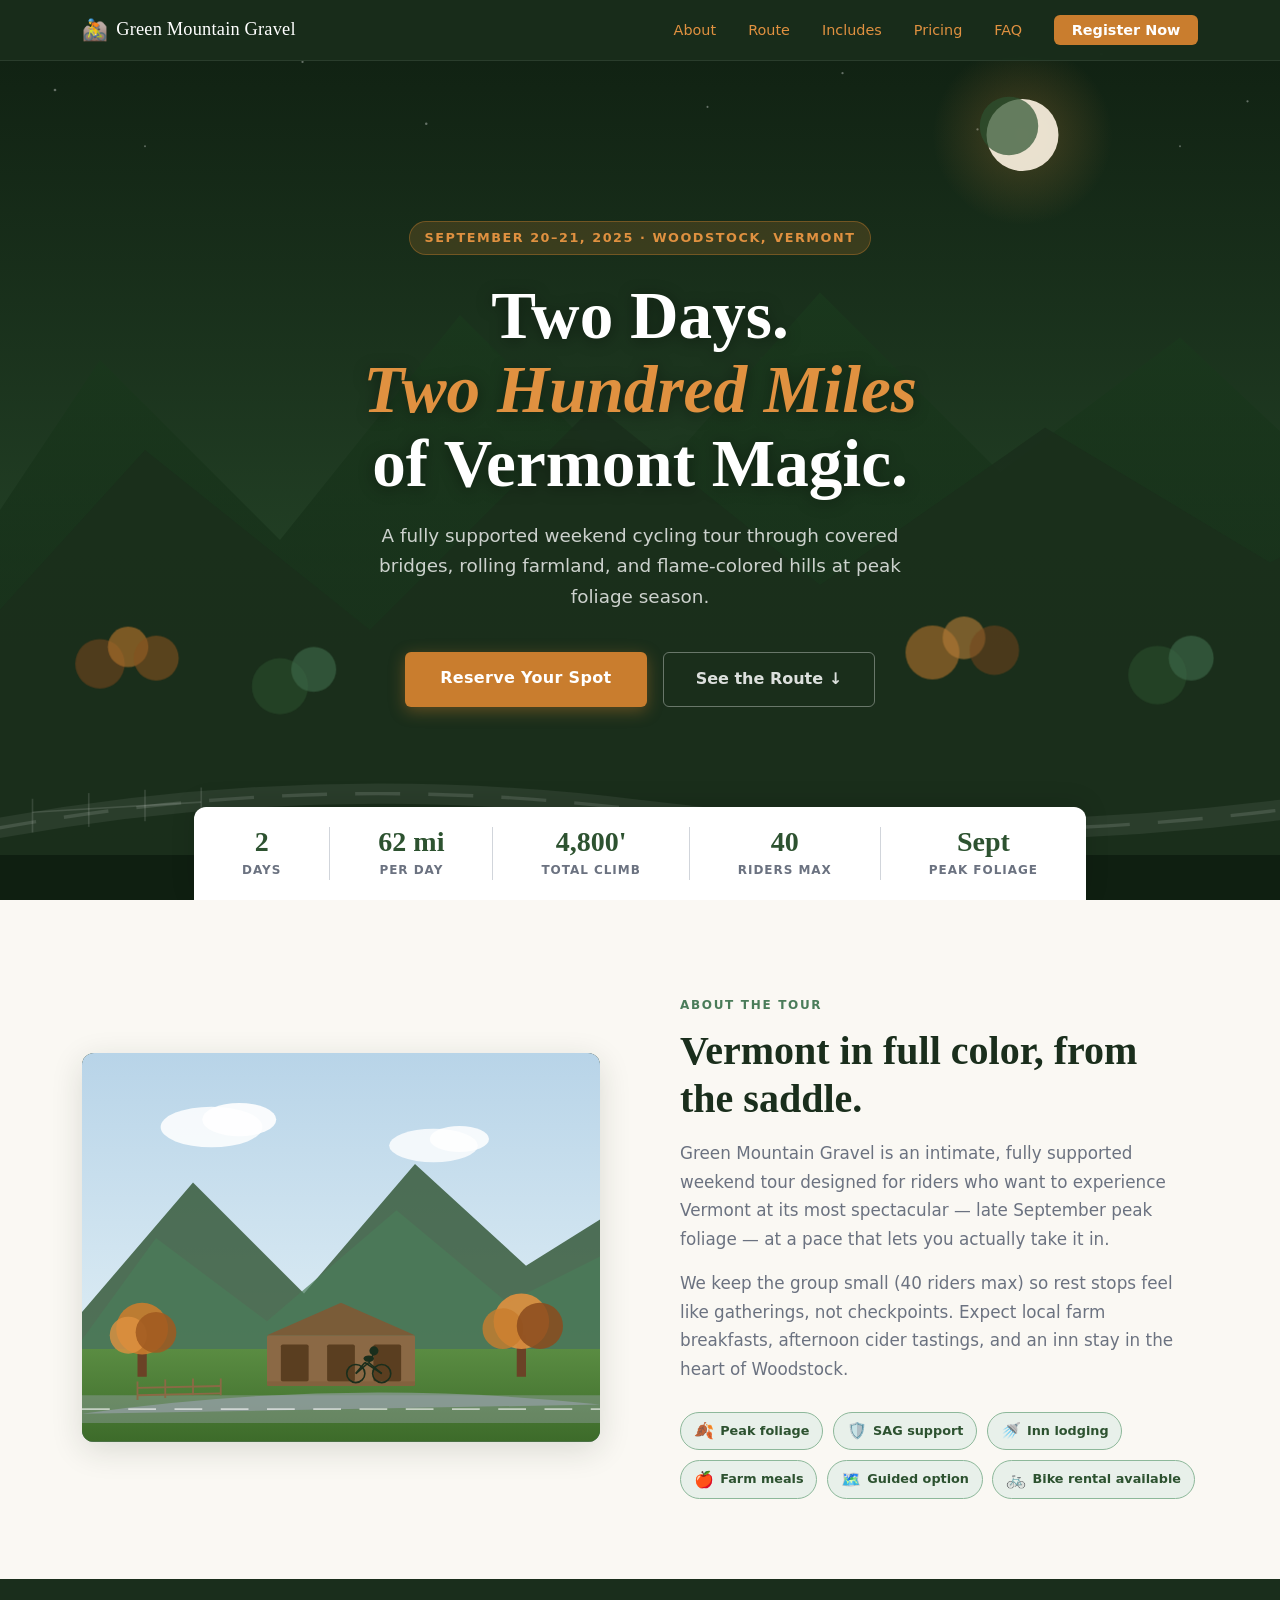
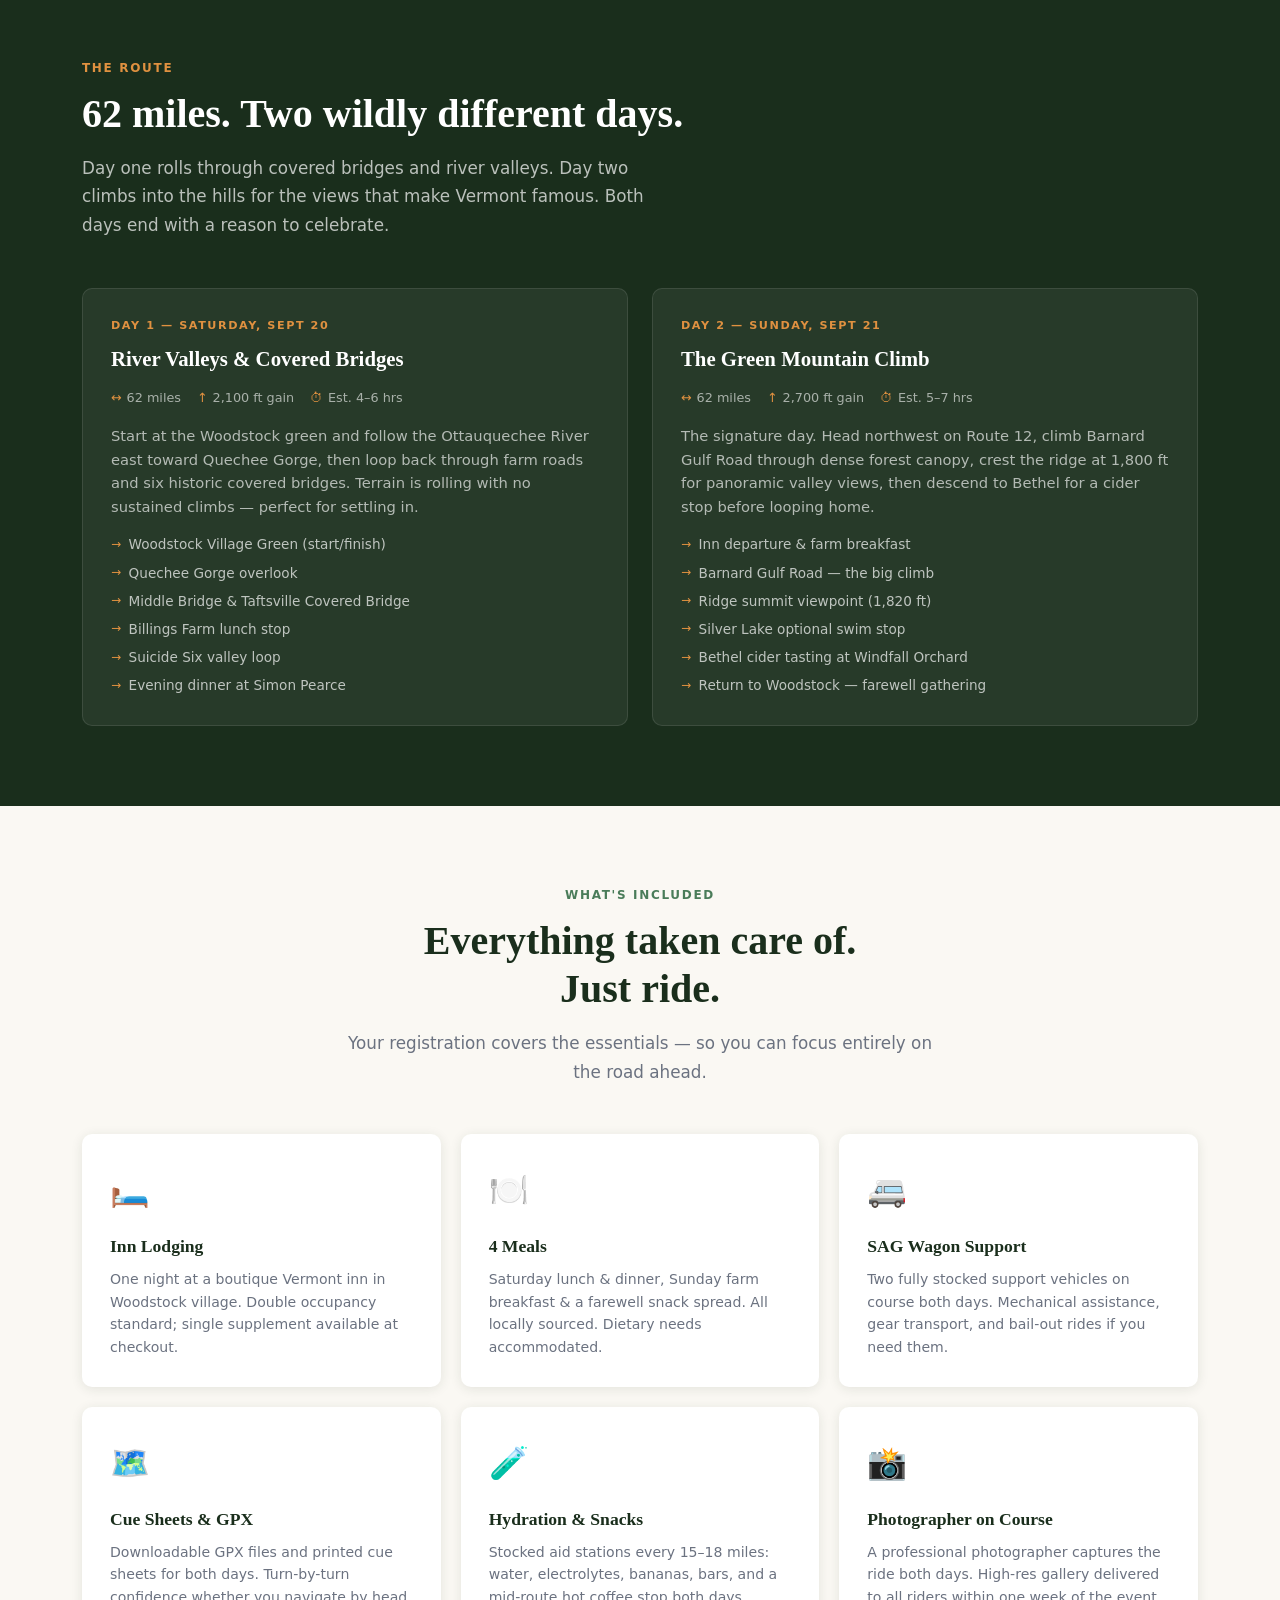
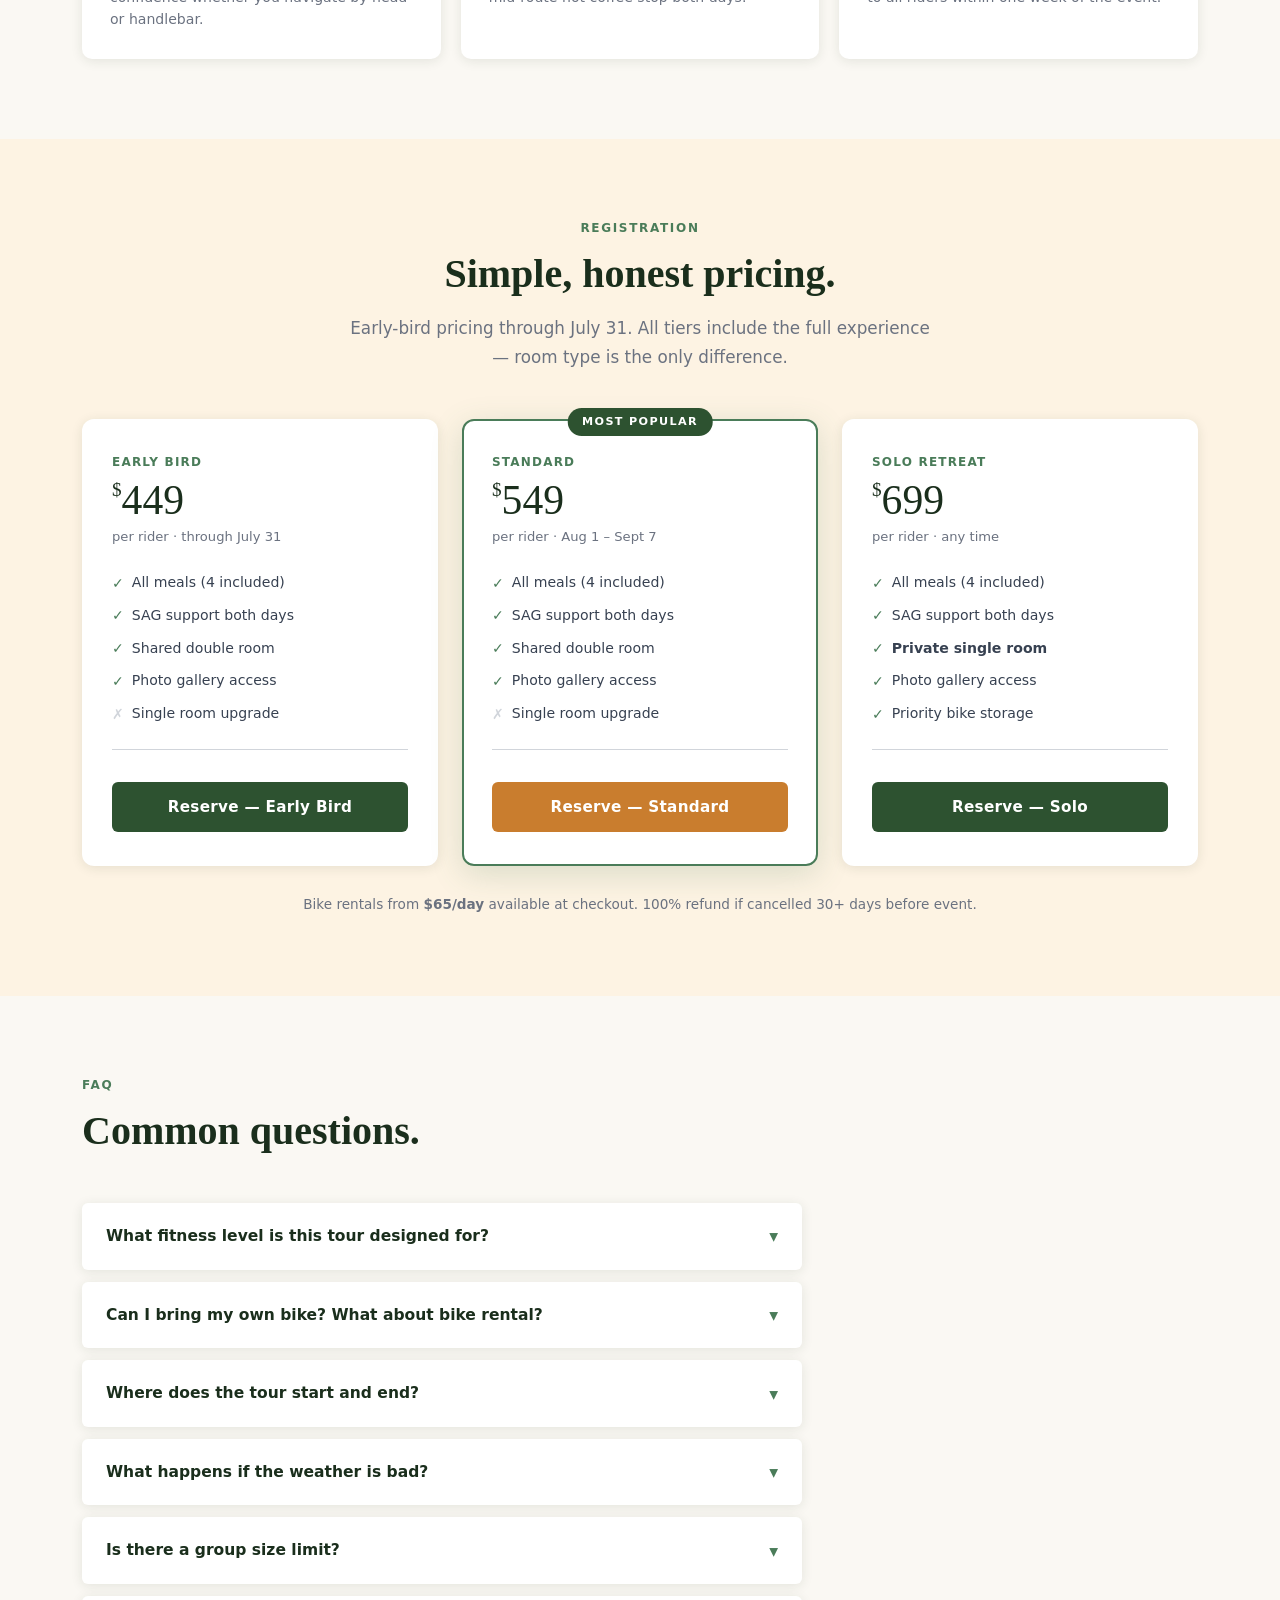
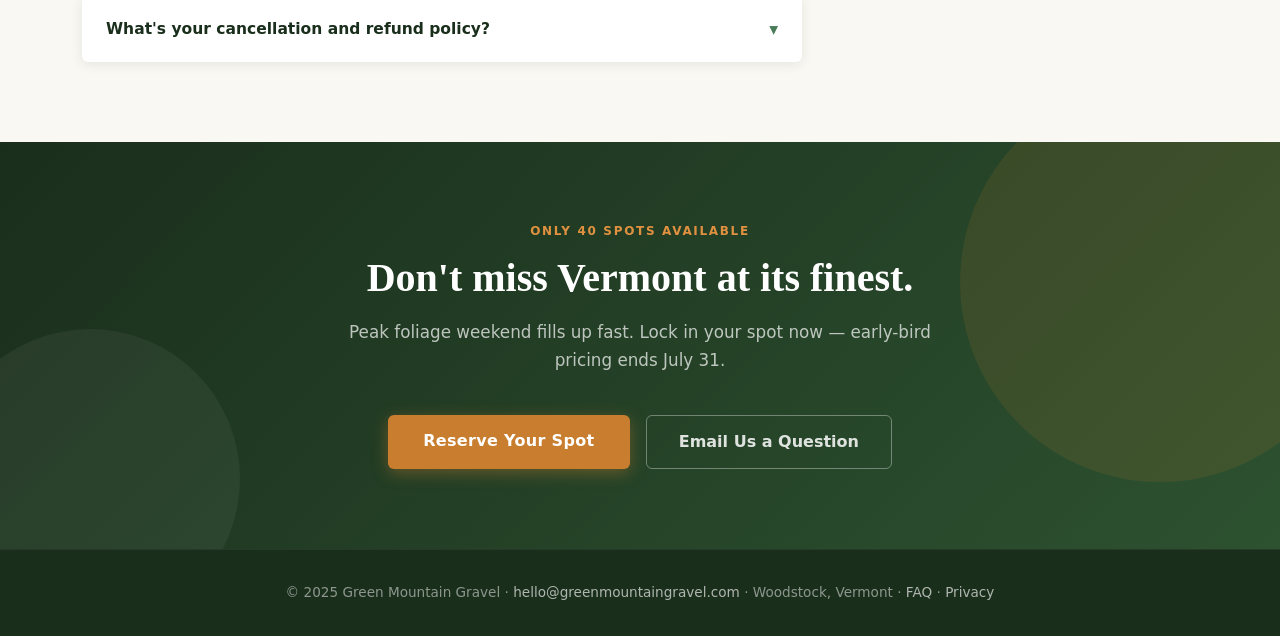
<file: src/design_gan/demo_assets/iter_1.html>
<!DOCTYPE html>
<html lang="en">
<head>
  <meta charset="UTF-8" />
  <meta name="viewport" content="width=device-width, initial-scale=1.0" />
  <title>Green Mountain Gravel — Vermont Weekend Cycling Tour</title>
  <style>
    /* ── Reset & Base ── */
    *, *::before, *::after { box-sizing: border-box; margin: 0; padding: 0; }
    :root {
      --green-900: #1a2e1c;
      --green-700: #2d5230;
      --green-500: #4a7c59;
      --green-300: #8db89a;
      --green-100: #e8f0ea;
      --amber-500: #c97d2e;
      --amber-400: #e09140;
      --amber-100: #fdf3e3;
      --cream:     #faf8f3;
      --slate-700: #374151;
      --slate-500: #6b7280;
      --slate-300: #d1d5db;
      --white:     #ffffff;

      --font-display: Georgia, 'Times New Roman', serif;
      --font-body: system-ui, -apple-system, 'Segoe UI', sans-serif;

      --radius: 6px;
      --shadow-card: 0 2px 12px rgba(26,46,28,.10);
      --shadow-lg:   0 8px 32px rgba(26,46,28,.14);
    }

    html { scroll-behavior: smooth; }

    body {
      font-family: var(--font-body);
      background: var(--cream);
      color: var(--slate-700);
      line-height: 1.6;
      font-size: 1rem;
    }

    /* ── Skip link ── */
    .skip-link {
      position: absolute; top: -100%; left: 1rem;
      background: var(--green-900); color: var(--white);
      padding: .5rem 1rem; border-radius: 0 0 var(--radius) var(--radius);
      font-size: .875rem; font-weight: 600; z-index: 1000;
      transition: top .2s;
      text-decoration: none;
    }
    .skip-link:focus { top: 0; }

    /* ── Nav ── */
    nav {
      position: fixed; top: 0; width: 100%; z-index: 100;
      background: rgba(26,46,28,.92);
      backdrop-filter: blur(8px);
      border-bottom: 1px solid rgba(255,255,255,.08);
    }
    .nav-inner {
      max-width: 1180px; margin: 0 auto;
      padding: 0 2rem;
      display: flex; align-items: center; justify-content: space-between;
      height: 60px;
    }
    .nav-logo {
      font-family: var(--font-display);
      font-size: 1.15rem;
      color: var(--white);
      text-decoration: none;
      letter-spacing: .01em;
      display: flex; align-items: center; gap: .5rem;
    }
    .nav-logo .logo-icon { font-size: 1.3rem; }
    .nav-links {
      display: flex; gap: 2rem; list-style: none;
    }
    .nav-links a {
      color: rgba(255,255,255,.8);
      text-decoration: none;
      font-size: .9rem;
      font-weight: 500;
      transition: color .2s;
      padding: .25rem 0;
    }
    .nav-links a:hover,
    .nav-links a:focus { color: var(--amber-400); outline: none; border-bottom: 2px solid var(--amber-400); }
    .nav-cta {
      background: var(--amber-500);
      color: var(--white) !important;
      padding: .45rem 1.1rem !important;
      border-radius: var(--radius);
      font-weight: 600 !important;
      transition: background .2s, color .2s !important;
    }
    .nav-cta:hover, .nav-cta:focus {
      background: var(--amber-400) !important;
      color: var(--white) !important;
      border-bottom: none !important;
    }

    /* ── Hero ── */
    #hero {
      min-height: 100vh;
      padding-top: 60px;
      position: relative;
      display: flex; align-items: center; justify-content: center;
      overflow: hidden;
      background: var(--green-900);
    }

    /* SVG landscape background */
    .hero-bg {
      position: absolute; inset: 0;
      width: 100%; height: 100%;
    }

    .hero-content {
      position: relative; z-index: 2;
      text-align: center;
      padding: 4rem 2rem 6rem;
      max-width: 780px;
    }
    .hero-eyebrow {
      display: inline-block;
      background: rgba(201,125,46,.2);
      color: var(--amber-400);
      border: 1px solid rgba(201,125,46,.4);
      font-size: .8rem;
      font-weight: 700;
      letter-spacing: .12em;
      text-transform: uppercase;
      padding: .35rem .9rem;
      border-radius: 99px;
      margin-bottom: 1.5rem;
    }
    .hero-title {
      font-family: var(--font-display);
      font-size: clamp(2.6rem, 6vw, 4.2rem);
      line-height: 1.1;
      color: var(--white);
      margin-bottom: 1.25rem;
      text-shadow: 0 2px 16px rgba(0,0,0,.4);
    }
    .hero-title em {
      font-style: italic;
      color: var(--amber-400);
    }
    .hero-subtitle {
      font-size: 1.15rem;
      color: rgba(255,255,255,.78);
      max-width: 540px;
      margin: 0 auto 2.5rem;
      line-height: 1.65;
    }
    .hero-actions {
      display: flex; gap: 1rem; justify-content: center; flex-wrap: wrap;
    }
    .btn-primary {
      display: inline-block;
      background: var(--amber-500);
      color: var(--white);
      font-size: 1rem;
      font-weight: 700;
      padding: .85rem 2.2rem;
      border-radius: var(--radius);
      text-decoration: none;
      letter-spacing: .02em;
      transition: background .2s, transform .15s, box-shadow .2s;
      box-shadow: 0 4px 16px rgba(201,125,46,.4);
    }
    .btn-primary:hover, .btn-primary:focus {
      background: var(--amber-400);
      transform: translateY(-2px);
      box-shadow: 0 8px 24px rgba(201,125,46,.5);
      outline: 3px solid var(--amber-400);
      outline-offset: 3px;
    }
    .btn-ghost {
      display: inline-block;
      background: transparent;
      color: rgba(255,255,255,.85);
      font-size: 1rem;
      font-weight: 600;
      padding: .85rem 2rem;
      border-radius: var(--radius);
      border: 1.5px solid rgba(255,255,255,.35);
      text-decoration: none;
      transition: border-color .2s, color .2s, background .2s;
    }
    .btn-ghost:hover, .btn-ghost:focus {
      border-color: rgba(255,255,255,.7);
      color: var(--white);
      background: rgba(255,255,255,.08);
      outline: 3px solid rgba(255,255,255,.4);
      outline-offset: 3px;
    }

    .hero-stats {
      position: absolute; bottom: 0; left: 0; right: 0;
      z-index: 2;
      display: flex; justify-content: center;
    }
    .hero-stats-inner {
      background: var(--white);
      border-radius: 12px 12px 0 0;
      padding: 1.25rem 3rem;
      display: flex; gap: 3rem;
      box-shadow: 0 -4px 24px rgba(0,0,0,.12);
    }
    .stat { text-align: center; }
    .stat-value {
      display: block;
      font-family: var(--font-display);
      font-size: 1.75rem;
      font-weight: 700;
      color: var(--green-700);
      line-height: 1.1;
    }
    .stat-label {
      font-size: .75rem;
      color: var(--slate-500);
      font-weight: 600;
      letter-spacing: .08em;
      text-transform: uppercase;
      margin-top: .2rem;
    }
    .stat-divider {
      width: 1px; background: var(--slate-300); align-self: stretch;
    }

    /* ── Sections ── */
    section { scroll-margin-top: 70px; }
    .section-wrap {
      max-width: 1180px; margin: 0 auto; padding: 0 2rem;
    }
    .section-eyebrow {
      font-size: .75rem;
      font-weight: 700;
      letter-spacing: .14em;
      text-transform: uppercase;
      color: var(--green-500);
      margin-bottom: .75rem;
    }
    .section-title {
      font-family: var(--font-display);
      font-size: clamp(1.8rem, 3.5vw, 2.5rem);
      color: var(--green-900);
      line-height: 1.2;
      margin-bottom: 1rem;
    }
    .section-body {
      font-size: 1.05rem;
      color: var(--slate-500);
      max-width: 600px;
      line-height: 1.7;
    }

    /* ── About / Intro ── */
    #about {
      padding: 6rem 0 5rem;
      background: var(--cream);
    }
    .about-grid {
      display: grid;
      grid-template-columns: 1fr 1fr;
      gap: 5rem;
      align-items: center;
    }
    .about-illustration {
      border-radius: 12px;
      overflow: hidden;
      box-shadow: var(--shadow-lg);
      aspect-ratio: 4/3;
      position: relative;
      background: var(--green-900);
    }
    .about-illustration svg { width: 100%; height: 100%; display: block; }
    .about-badges {
      display: flex; flex-wrap: wrap; gap: .6rem; margin-top: 1.75rem;
    }
    .badge {
      display: inline-flex; align-items: center; gap: .4rem;
      background: var(--green-100);
      color: var(--green-700);
      font-size: .8rem;
      font-weight: 600;
      padding: .35rem .8rem;
      border-radius: 99px;
      border: 1px solid var(--green-300);
    }
    .badge .icon { font-size: 1rem; }

    /* ── Route ── */
    #route {
      padding: 5rem 0;
      background: var(--green-900);
      color: var(--white);
    }
    #route .section-eyebrow { color: var(--amber-400); }
    #route .section-title { color: var(--white); }
    #route .section-body { color: rgba(255,255,255,.7); }

    .route-days {
      display: grid;
      grid-template-columns: repeat(2, 1fr);
      gap: 1.5rem;
      margin-top: 3rem;
    }
    .day-card {
      background: rgba(255,255,255,.06);
      border: 1px solid rgba(255,255,255,.1);
      border-radius: 10px;
      padding: 1.75rem;
      transition: background .2s, border-color .2s;
    }
    .day-card:hover { background: rgba(255,255,255,.1); border-color: rgba(255,255,255,.2); }
    .day-number {
      font-size: .7rem;
      font-weight: 700;
      letter-spacing: .14em;
      text-transform: uppercase;
      color: var(--amber-400);
      margin-bottom: .5rem;
    }
    .day-title {
      font-family: var(--font-display);
      font-size: 1.3rem;
      color: var(--white);
      margin-bottom: .75rem;
    }
    .day-meta {
      display: flex; gap: 1rem; flex-wrap: wrap; margin-bottom: 1rem;
    }
    .day-meta span {
      font-size: .8rem;
      color: rgba(255,255,255,.6);
      display: flex; align-items: center; gap: .3rem;
    }
    .day-meta .meta-icon { color: var(--amber-400); }
    .day-desc {
      font-size: .92rem;
      color: rgba(255,255,255,.65);
      line-height: 1.6;
    }
    .day-stops {
      list-style: none;
      margin-top: 1rem;
      display: flex; flex-direction: column; gap: .4rem;
    }
    .day-stops li {
      font-size: .85rem;
      color: rgba(255,255,255,.7);
      padding-left: 1.1rem;
      position: relative;
    }
    .day-stops li::before {
      content: '→';
      position: absolute; left: 0;
      color: var(--amber-400);
      font-size: .75rem;
      top: .05em;
    }

    /* ── Includes ── */
    #includes {
      padding: 5rem 0;
      background: var(--cream);
    }
    .includes-grid {
      display: grid;
      grid-template-columns: repeat(3, 1fr);
      gap: 1.25rem;
      margin-top: 3rem;
    }
    .include-card {
      background: var(--white);
      border-radius: 10px;
      padding: 1.75rem;
      box-shadow: var(--shadow-card);
      border-top: 3px solid transparent;
      transition: border-color .2s, box-shadow .2s, transform .15s;
    }
    .include-card:hover {
      border-top-color: var(--green-500);
      box-shadow: var(--shadow-lg);
      transform: translateY(-3px);
    }
    .include-icon {
      font-size: 2rem;
      margin-bottom: 1rem;
      display: block;
    }
    .include-title {
      font-family: var(--font-display);
      font-size: 1.1rem;
      color: var(--green-900);
      margin-bottom: .5rem;
    }
    .include-desc {
      font-size: .88rem;
      color: var(--slate-500);
      line-height: 1.6;
    }

    /* ── Pricing ── */
    #pricing {
      padding: 5rem 0;
      background: var(--amber-100);
    }
    .pricing-grid {
      display: grid;
      grid-template-columns: repeat(3, 1fr);
      gap: 1.5rem;
      margin-top: 3rem;
      align-items: start;
    }
    .price-card {
      background: var(--white);
      border-radius: 12px;
      padding: 2rem 1.75rem;
      box-shadow: var(--shadow-card);
      position: relative;
      border: 2px solid transparent;
      transition: border-color .2s, box-shadow .2s, transform .15s;
    }
    .price-card:hover { transform: translateY(-3px); box-shadow: var(--shadow-lg); }
    .price-card.featured {
      border-color: var(--green-500);
      box-shadow: 0 8px 32px rgba(74,124,89,.2);
    }
    .featured-badge {
      position: absolute; top: -13px; left: 50%; transform: translateX(-50%);
      background: var(--green-700);
      color: var(--white);
      font-size: .7rem;
      font-weight: 700;
      letter-spacing: .12em;
      text-transform: uppercase;
      padding: .3rem .9rem;
      border-radius: 99px;
    }
    .price-tier {
      font-size: .75rem;
      font-weight: 700;
      letter-spacing: .1em;
      text-transform: uppercase;
      color: var(--green-500);
      margin-bottom: .5rem;
    }
    .price-amount {
      font-family: var(--font-display);
      font-size: 2.6rem;
      color: var(--green-900);
      line-height: 1;
      margin-bottom: .25rem;
    }
    .price-amount sup { font-size: 1.2rem; vertical-align: top; margin-top: .35rem; }
    .price-per { font-size: .82rem; color: var(--slate-500); margin-bottom: 1.5rem; }
    .price-features {
      list-style: none;
      display: flex; flex-direction: column; gap: .6rem;
      margin-bottom: 2rem;
      padding-bottom: 1.5rem;
      border-bottom: 1px solid var(--slate-300);
    }
    .price-features li {
      font-size: .88rem;
      color: var(--slate-700);
      display: flex; align-items: flex-start; gap: .5rem;
    }
    .check { color: var(--green-500); font-weight: 700; flex-shrink: 0; margin-top: .05em; }
    .cross { color: var(--slate-300); flex-shrink: 0; margin-top: .05em; }
    .btn-register {
      display: block;
      width: 100%;
      text-align: center;
      background: var(--green-700);
      color: var(--white);
      font-size: .95rem;
      font-weight: 700;
      padding: .8rem;
      border-radius: var(--radius);
      border: none;
      cursor: pointer;
      text-decoration: none;
      transition: background .2s, transform .15s;
      letter-spacing: .02em;
    }
    .btn-register:hover, .btn-register:focus {
      background: var(--green-500);
      transform: translateY(-1px);
      outline: 3px solid var(--green-300);
      outline-offset: 3px;
    }
    .btn-register.amber {
      background: var(--amber-500);
    }
    .btn-register.amber:hover, .btn-register.amber:focus {
      background: var(--amber-400);
      outline: 3px solid var(--amber-100);
    }

    /* ── FAQ ── */
    #faq {
      padding: 5rem 0;
      background: var(--cream);
    }
    .faq-list {
      margin-top: 3rem;
      display: flex; flex-direction: column; gap: .75rem;
      max-width: 720px;
    }
    details {
      background: var(--white);
      border-radius: var(--radius);
      box-shadow: var(--shadow-card);
      overflow: hidden;
    }
    summary {
      padding: 1.2rem 1.5rem;
      cursor: pointer;
      font-weight: 600;
      color: var(--green-900);
      font-size: .97rem;
      display: flex; align-items: center; justify-content: space-between;
      list-style: none;
      gap: 1rem;
      transition: background .15s;
    }
    summary::-webkit-details-marker { display: none; }
    summary:hover { background: var(--green-100); }
    summary:focus { outline: 3px solid var(--green-300); outline-offset: -3px; }
    .faq-arrow {
      flex-shrink: 0;
      transition: transform .25s;
      color: var(--green-500);
      font-size: 1.1rem;
    }
    details[open] .faq-arrow { transform: rotate(180deg); }
    .faq-body {
      padding: 0 1.5rem 1.2rem;
      font-size: .92rem;
      color: var(--slate-500);
      line-height: 1.7;
      border-top: 1px solid var(--green-100);
      padding-top: 1rem;
    }

    /* ── CTA Banner ── */
    #cta-banner {
      background: linear-gradient(135deg, var(--green-900) 0%, var(--green-700) 100%);
      padding: 5rem 0;
      text-align: center;
      position: relative;
      overflow: hidden;
    }
    .cta-bg-accent {
      position: absolute; top: -60px; right: -80px;
      width: 400px; height: 400px;
      border-radius: 50%;
      background: rgba(201,125,46,.12);
      pointer-events: none;
    }
    .cta-bg-accent2 {
      position: absolute; bottom: -80px; left: -60px;
      width: 300px; height: 300px;
      border-radius: 50%;
      background: rgba(255,255,255,.05);
      pointer-events: none;
    }
    #cta-banner .section-eyebrow { color: var(--amber-400); }
    #cta-banner .section-title { color: var(--white); max-width: 560px; margin: 0 auto 1rem; }
    #cta-banner .section-body { color: rgba(255,255,255,.7); margin: 0 auto 2.5rem; text-align: center; }
    .cta-actions {
      display: flex; gap: 1rem; justify-content: center; flex-wrap: wrap;
    }

    /* ── Footer ── */
    footer {
      background: var(--green-900);
      color: rgba(255,255,255,.5);
      padding: 2rem;
      text-align: center;
      font-size: .85rem;
      border-top: 1px solid rgba(255,255,255,.06);
    }
    footer a { color: rgba(255,255,255,.65); text-decoration: none; }
    footer a:hover { color: var(--amber-400); }

    /* ── Modal ── */
    .modal-overlay {
      position: fixed; inset: 0; z-index: 500;
      background: rgba(0,0,0,.6);
      display: flex; align-items: center; justify-content: center;
      padding: 1rem;
      opacity: 0; pointer-events: none;
      transition: opacity .25s;
    }
    .modal-overlay.open { opacity: 1; pointer-events: all; }
    .modal {
      background: var(--white);
      border-radius: 12px;
      padding: 2.5rem;
      max-width: 480px; width: 100%;
      box-shadow: 0 20px 60px rgba(0,0,0,.3);
      position: relative;
      transform: translateY(20px);
      transition: transform .25s;
    }
    .modal-overlay.open .modal { transform: translateY(0); }
    .modal-close {
      position: absolute; top: 1rem; right: 1rem;
      background: none; border: none; cursor: pointer;
      font-size: 1.4rem; color: var(--slate-500); line-height: 1;
      border-radius: 50%; width: 36px; height: 36px;
      display: flex; align-items: center; justify-content: center;
      transition: background .15s;
    }
    .modal-close:hover { background: var(--green-100); }
    .modal-close:focus { outline: 3px solid var(--green-300); }
    .modal-title {
      font-family: var(--font-display);
      font-size: 1.55rem;
      color: var(--green-900);
      margin-bottom: .5rem;
    }
    .modal-sub { font-size: .9rem; color: var(--slate-500); margin-bottom: 1.75rem; }
    .form-row { display: flex; gap: 1rem; }
    .form-group {
      display: flex; flex-direction: column; gap: .4rem;
      margin-bottom: 1rem; flex: 1;
    }
    label {
      font-size: .82rem; font-weight: 600; color: var(--slate-700);
    }
    input, select {
      padding: .65rem .9rem;
      border: 1.5px solid var(--slate-300);
      border-radius: var(--radius);
      font-size: .95rem;
      color: var(--slate-700);
      font-family: inherit;
      background: var(--white);
      transition: border-color .2s, box-shadow .2s;
    }
    input:focus, select:focus {
      outline: none;
      border-color: var(--green-500);
      box-shadow: 0 0 0 3px var(--green-100);
    }
    .form-submit {
      width: 100%;
      padding: .85rem;
      background: var(--green-700);
      color: var(--white);
      border: none;
      border-radius: var(--radius);
      font-size: 1rem;
      font-weight: 700;
      cursor: pointer;
      transition: background .2s;
      margin-top: .5rem;
      font-family: inherit;
    }
    .form-submit:hover, .form-submit:focus {
      background: var(--green-500);
      outline: 3px solid var(--green-300);
    }
    .success-msg {
      text-align: center; padding: 2rem 0;
      display: none;
    }
    .success-msg .success-icon { font-size: 3rem; margin-bottom: 1rem; }
    .success-msg h3 {
      font-family: var(--font-display);
      font-size: 1.4rem;
      color: var(--green-900);
      margin-bottom: .5rem;
    }
    .success-msg p { color: var(--slate-500); font-size: .95rem; }

    /* ── Utilities ── */
    .text-center { text-align: center; }
    .mt-auto { margin-top: auto; }

    /* ── Responsive ── */
    @media (max-width: 900px) {
      .about-grid { grid-template-columns: 1fr; gap: 2.5rem; }
      .route-days { grid-template-columns: 1fr; }
      .includes-grid { grid-template-columns: repeat(2, 1fr); }
      .pricing-grid { grid-template-columns: 1fr; max-width: 400px; margin-left: auto; margin-right: auto; }
      .hero-stats-inner { gap: 1.5rem; padding: 1.25rem 1.5rem; }
    }
    @media (max-width: 600px) {
      .nav-links { display: none; }
      .includes-grid { grid-template-columns: 1fr; }
      .hero-stats-inner { flex-wrap: wrap; gap: 1rem; }
      .stat-divider { display: none; }
      .form-row { flex-direction: column; gap: 0; }
    }
  </style>
</head>
<body>

<a href="#main" class="skip-link">Skip to main content</a>

<!-- ── Navigation ── -->
<nav aria-label="Main navigation">
  <div class="nav-inner">
    <a href="#hero" class="nav-logo" aria-label="Green Mountain Gravel home">
      <span class="logo-icon" aria-hidden="true">🚵</span>
      Green Mountain Gravel
    </a>
    <ul class="nav-links" role="list">
      <li><a href="#about">About</a></li>
      <li><a href="#route">Route</a></li>
      <li><a href="#includes">Includes</a></li>
      <li><a href="#pricing">Pricing</a></li>
      <li><a href="#faq">FAQ</a></li>
      <li><a href="#" class="nav-cta" onclick="openModal(event)">Register Now</a></li>
    </ul>
  </div>
</nav>

<!-- ── Hero ── -->
<section id="hero" aria-labelledby="hero-heading">
  <!-- Illustrated Vermont landscape background -->
  <svg class="hero-bg" aria-hidden="true" viewBox="0 0 1280 800" preserveAspectRatio="xMidYMid slice" xmlns="http://www.w3.org/2000/svg">
    <!-- Sky gradient -->
    <defs>
      <linearGradient id="skyGrad" x1="0" y1="0" x2="0" y2="1">
        <stop offset="0%" stop-color="#0f1f11"/>
        <stop offset="100%" stop-color="#2d5230"/>
      </linearGradient>
      <linearGradient id="mountainGrad" x1="0" y1="0" x2="0" y2="1">
        <stop offset="0%" stop-color="#1a3a1d"/>
        <stop offset="100%" stop-color="#0f1f11"/>
      </linearGradient>
      <radialGradient id="sunGrad" cx="50%" cy="50%" r="50%">
        <stop offset="0%" stop-color="#e09140" stop-opacity=".25"/>
        <stop offset="100%" stop-color="#e09140" stop-opacity="0"/>
      </radialGradient>
    </defs>
    <rect width="1280" height="800" fill="url(#skyGrad)"/>
    <!-- Stars -->
    <g fill="white" opacity=".35">
      <circle cx="120" cy="80" r="1.2"/><circle cx="340" cy="55" r="1"/><circle cx="580" cy="40" r="1.4"/>
      <circle cx="820" cy="65" r="1"/><circle cx="1050" cy="48" r="1.2"/><circle cx="1180" cy="90" r="1"/>
      <circle cx="200" cy="130" r=".8"/><circle cx="450" cy="110" r="1.1"/><circle cx="700" cy="95" r=".9"/>
      <circle cx="940" cy="115" r="1"/><circle cx="1120" cy="130" r=".8"/>
    </g>
    <!-- Moon glow -->
    <circle cx="980" cy="120" r="80" fill="url(#sunGrad)"/>
    <circle cx="980" cy="120" r="32" fill="#fdf3e3" opacity=".9"/>
    <circle cx="968" cy="112" r="26" fill="#2d5230" opacity=".7"/>

    <!-- Far mountains -->
    <polygon points="0,560 160,320 320,480 480,280 640,440 800,260 960,420 1120,300 1280,450 1280,800 0,800" fill="url(#mountainGrad)" opacity=".7"/>
    <!-- Mid mountains -->
    <polygon points="0,620 200,400 400,560 600,360 800,520 1000,380 1200,500 1280,460 1280,800 0,800" fill="#1a2e1c" opacity=".85"/>
    <!-- Foliage clusters (amber/orange dots suggesting fall trees) -->
    <g opacity=".8">
      <circle cx="160" cy="590" r="22" fill="#8b4c1e" opacity=".6"/>
      <circle cx="185" cy="575" r="18" fill="#c97d2e" opacity=".7"/>
      <circle cx="210" cy="585" r="20" fill="#a05a20" opacity=".6"/>
      <circle cx="320" cy="610" r="25" fill="#2d5230" opacity=".7"/>
      <circle cx="350" cy="595" r="20" fill="#4a7c59" opacity=".6"/>
      <circle cx="900" cy="580" r="24" fill="#c97d2e" opacity=".65"/>
      <circle cx="928" cy="567" r="19" fill="#e09140" opacity=".6"/>
      <circle cx="955" cy="578" r="22" fill="#8b4c1e" opacity=".55"/>
      <circle cx="1100" cy="600" r="26" fill="#2d5230" opacity=".7"/>
      <circle cx="1130" cy="585" r="20" fill="#4a7c59" opacity=".6"/>
    </g>
    <!-- Road winding -->
    <path d="M 0,750 Q 320,680 640,720 Q 960,760 1280,710" stroke="rgba(255,255,255,.07)" stroke-width="18" fill="none"/>
    <path d="M 0,750 Q 320,680 640,720 Q 960,760 1280,710" stroke="rgba(255,255,255,.12)" stroke-width="3" fill="none" stroke-dasharray="40 25"/>
    <!-- Fence posts -->
    <g stroke="rgba(255,255,255,.12)" stroke-width="1.5">
      <line x1="100" y1="710" x2="100" y2="740"/>
      <line x1="150" y1="705" x2="150" y2="735"/>
      <line x1="200" y1="702" x2="200" y2="730"/>
      <line x1="250" y1="700" x2="250" y2="726"/>
      <line x1="100" y1="722" x2="250" y2="713"/>
    </g>
    <!-- Foreground ground -->
    <rect x="0" y="760" width="1280" height="40" fill="#0f1f11"/>
  </svg>

  <div class="hero-content">
    <span class="hero-eyebrow">September 20–21, 2025 · Woodstock, Vermont</span>
    <h1 class="hero-title" id="hero-heading">
      Two Days.<br><em>Two Hundred Miles</em><br>of Vermont Magic.
    </h1>
    <p class="hero-subtitle">
      A fully supported weekend cycling tour through covered bridges, rolling farmland, and flame-colored hills at peak foliage season.
    </p>
    <div class="hero-actions">
      <a href="#" class="btn-primary" onclick="openModal(event)" aria-label="Register for the tour">Reserve Your Spot</a>
      <a href="#route" class="btn-ghost">See the Route ↓</a>
    </div>
  </div>

  <div class="hero-stats" role="complementary" aria-label="Tour at a glance">
    <div class="hero-stats-inner">
      <div class="stat">
        <span class="stat-value">2</span>
        <div class="stat-label">Days</div>
      </div>
      <div class="stat-divider" aria-hidden="true"></div>
      <div class="stat">
        <span class="stat-value">62 mi</span>
        <div class="stat-label">Per day</div>
      </div>
      <div class="stat-divider" aria-hidden="true"></div>
      <div class="stat">
        <span class="stat-value">4,800'</span>
        <div class="stat-label">Total climb</div>
      </div>
      <div class="stat-divider" aria-hidden="true"></div>
      <div class="stat">
        <span class="stat-value">40</span>
        <div class="stat-label">Riders max</div>
      </div>
      <div class="stat-divider" aria-hidden="true"></div>
      <div class="stat">
        <span class="stat-value">Sept</span>
        <div class="stat-label">Peak foliage</div>
      </div>
    </div>
  </div>
</section>

<!-- ── Main content ── -->
<main id="main">

  <!-- ── About ── -->
  <section id="about" aria-labelledby="about-heading">
    <div class="section-wrap">
      <div class="about-grid">
        <!-- Illustration panel -->
        <div class="about-illustration" role="img" aria-label="Illustrated Vermont countryside with covered bridge and autumn foliage">
          <svg viewBox="0 0 560 420" xmlns="http://www.w3.org/2000/svg">
            <defs>
              <linearGradient id="skyA" x1="0" y1="0" x2="0" y2="1">
                <stop offset="0%" stop-color="#b8d4e8"/>
                <stop offset="100%" stop-color="#e8f4f8"/>
              </linearGradient>
              <linearGradient id="groundA" x1="0" y1="0" x2="0" y2="1">
                <stop offset="0%" stop-color="#5a8c42"/>
                <stop offset="100%" stop-color="#3d6b2a"/>
              </linearGradient>
            </defs>
            <!-- Sky -->
            <rect width="560" height="420" fill="url(#skyA)"/>
            <!-- Clouds -->
            <ellipse cx="140" cy="80" rx="55" ry="22" fill="white" opacity=".85"/>
            <ellipse cx="170" cy="72" rx="40" ry="18" fill="white" opacity=".9"/>
            <ellipse cx="380" cy="100" rx="48" ry="18" fill="white" opacity=".8"/>
            <ellipse cx="408" cy="93" rx="32" ry="14" fill="white" opacity=".85"/>
            <!-- Mountains -->
            <polygon points="0,280 120,140 240,260 360,120 480,230 560,180 560,420 0,420" fill="#2d5230" opacity=".8"/>
            <polygon points="0,310 80,200 200,290 340,170 460,270 560,220 560,420 0,420" fill="#4a7c59" opacity=".7"/>
            <!-- Ground -->
            <rect x="0" y="320" width="560" height="100" fill="url(#groundA)"/>
            <!-- Road -->
            <path d="M 0,390 Q 280,350 560,380" fill="#9ca3af" opacity=".6" stroke="none"/>
            <rect x="0" y="370" width="560" height="30" fill="#9ca3af" opacity=".4"/>
            <line x1="0" y1="385" x2="560" y2="385" stroke="white" stroke-width="2" stroke-dasharray="30 20" opacity=".6"/>
            <!-- Covered bridge -->
            <rect x="200" y="305" width="160" height="55" fill="#8b6945" rx="2"/>
            <polygon points="200,305 280,270 360,305" fill="#7a5c38"/>
            <!-- Bridge arches (windows) -->
            <rect x="215" y="315" width="30" height="40" fill="#5a3e20" rx="2"/>
            <rect x="265" y="315" width="30" height="40" fill="#5a3e20" rx="2"/>
            <rect x="315" y="315" width="30" height="40" fill="#5a3e20" rx="2"/>
            <!-- Bridge road through -->
            <rect x="200" y="355" width="160" height="5" fill="#7a5c38" opacity=".5"/>
            <!-- Autumn trees left -->
            <rect x="60" y="310" width="10" height="40" fill="#6b4226"/>
            <circle cx="65" cy="298" r="28" fill="#c97d2e" opacity=".9"/>
            <circle cx="50" cy="305" r="20" fill="#e09140" opacity=".8"/>
            <circle cx="80" cy="302" r="22" fill="#a05a20" opacity=".85"/>
            <!-- Autumn trees right -->
            <rect x="470" y="305" width="10" height="45" fill="#6b4226"/>
            <circle cx="475" cy="290" r="30" fill="#e09140" opacity=".9"/>
            <circle cx="455" cy="298" r="22" fill="#c97d2e" opacity=".8"/>
            <circle cx="495" cy="295" r="25" fill="#8b4c1e" opacity=".85"/>
            <!-- Cyclist silhouette -->
            <g transform="translate(310,350) scale(.7)" fill="#1a2e1c">
              <!-- body -->
              <ellipse cx="0" cy="-28" rx="8" ry="5" fill="#1a2e1c"/>
              <!-- head -->
              <circle cx="8" cy="-40" r="7" fill="#1a2e1c"/>
              <!-- bike wheels -->
              <circle cx="-20" cy="-5" r="14" fill="none" stroke="#1a2e1c" stroke-width="2.5"/>
              <circle cx="20" cy="-5" r="14" fill="none" stroke="#1a2e1c" stroke-width="2.5"/>
              <!-- frame -->
              <line x1="-20" y1="-5" x2="0" y2="-22" stroke="#1a2e1c" stroke-width="2.5"/>
              <line x1="0" y1="-22" x2="20" y2="-5" stroke="#1a2e1c" stroke-width="2.5"/>
              <line x1="0" y1="-22" x2="8" y2="-36" stroke="#1a2e1c" stroke-width="2.5"/>
              <line x1="-6" y1="-22" x2="20" y2="-5" stroke="#1a2e1c" stroke-width="2.5"/>
              <line x1="-20" y1="-5" x2="-6" y2="-22" stroke="#1a2e1c" stroke-width="2.5"/>
            </g>
            <!-- Fence -->
            <g stroke="#8b6945" stroke-width="2" fill="none">
              <line x1="60" y1="355" x2="60" y2="375"/>
              <line x1="90" y1="353" x2="90" y2="373"/>
              <line x1="120" y1="352" x2="120" y2="370"/>
              <line x1="150" y1="352" x2="150" y2="370"/>
              <line x1="60" y1="362" x2="150" y2="360"/>
              <line x1="60" y1="370" x2="150" y2="368"/>
            </g>
          </svg>
        </div>

        <div>
          <p class="section-eyebrow">About the Tour</p>
          <h2 class="section-title" id="about-heading">Vermont in full color, from the saddle.</h2>
          <p class="section-body">
            Green Mountain Gravel is an intimate, fully supported weekend tour designed for riders who want to experience Vermont at its most spectacular — late September peak foliage — at a pace that lets you actually take it in.
          </p>
          <p class="section-body" style="margin-top:1rem;">
            We keep the group small (40 riders max) so rest stops feel like gatherings, not checkpoints. Expect local farm breakfasts, afternoon cider tastings, and an inn stay in the heart of Woodstock.
          </p>
          <div class="about-badges" role="list" aria-label="Tour highlights">
            <span class="badge" role="listitem"><span class="icon" aria-hidden="true">🍂</span> Peak foliage</span>
            <span class="badge" role="listitem"><span class="icon" aria-hidden="true">🛡️</span> SAG support</span>
            <span class="badge" role="listitem"><span class="icon" aria-hidden="true">🚿</span> Inn lodging</span>
            <span class="badge" role="listitem"><span class="icon" aria-hidden="true">🍎</span> Farm meals</span>
            <span class="badge" role="listitem"><span class="icon" aria-hidden="true">🗺️</span> Guided option</span>
            <span class="badge" role="listitem"><span class="icon" aria-hidden="true">🚲</span> Bike rental available</span>
          </div>
        </div>
      </div>
    </div>
  </section>

  <!-- ── Route ── -->
  <section id="route" aria-labelledby="route-heading">
    <div class="section-wrap">
      <p class="section-eyebrow">The Route</p>
      <h2 class="section-title" id="route-heading">62 miles. Two wildly different days.</h2>
      <p class="section-body">
        Day one rolls through covered bridges and river valleys. Day two climbs into the hills for the views that make Vermont famous. Both days end with a reason to celebrate.
      </p>

      <div class="route-days">
        <article class="day-card">
          <p class="day-number">Day 1 — Saturday, Sept 20</p>
          <h3 class="day-title">River Valleys &amp; Covered Bridges</h3>
          <div class="day-meta">
            <span><span class="meta-icon" aria-hidden="true">↔</span> 62 miles</span>
            <span><span class="meta-icon" aria-hidden="true">↑</span> 2,100 ft gain</span>
            <span><span class="meta-icon" aria-hidden="true">⏱</span> Est. 4–6 hrs</span>
          </div>
          <p class="day-desc">
            Start at the Woodstock green and follow the Ottauquechee River east toward Quechee Gorge, then loop back through farm roads and six historic covered bridges. Terrain is rolling with no sustained climbs — perfect for settling in.
          </p>
          <ul class="day-stops" aria-label="Day 1 stops">
            <li>Woodstock Village Green (start/finish)</li>
            <li>Quechee Gorge overlook</li>
            <li>Middle Bridge & Taftsville Covered Bridge</li>
            <li>Billings Farm lunch stop</li>
            <li>Suicide Six valley loop</li>
            <li>Evening dinner at Simon Pearce</li>
          </ul>
        </article>

        <article class="day-card">
          <p class="day-number">Day 2 — Sunday, Sept 21</p>
          <h3 class="day-title">The Green Mountain Climb</h3>
          <div class="day-meta">
            <span><span class="meta-icon" aria-hidden="true">↔</span> 62 miles</span>
            <span><span class="meta-icon" aria-hidden="true">↑</span> 2,700 ft gain</span>
            <span><span class="meta-icon" aria-hidden="true">⏱</span> Est. 5–7 hrs</span>
          </div>
          <p class="day-desc">
            The signature day. Head northwest on Route 12, climb Barnard Gulf Road through dense forest canopy, crest the ridge at 1,800 ft for panoramic valley views, then descend to Bethel for a cider stop before looping home.
          </p>
          <ul class="day-stops" aria-label="Day 2 stops">
            <li>Inn departure & farm breakfast</li>
            <li>Barnard Gulf Road — the big climb</li>
            <li>Ridge summit viewpoint (1,820 ft)</li>
            <li>Silver Lake optional swim stop</li>
            <li>Bethel cider tasting at Windfall Orchard</li>
            <li>Return to Woodstock — farewell gathering</li>
          </ul>
        </article>
      </div>
    </div>
  </section>

  <!-- ── What's Included ── -->
  <section id="includes" aria-labelledby="includes-heading">
    <div class="section-wrap">
      <p class="section-eyebrow text-center">What's Included</p>
      <h2 class="section-title text-center" id="includes-heading" style="max-width:480px;margin:0 auto 1rem;">Everything taken care of. Just ride.</h2>
      <p class="section-body text-center" style="margin:0 auto;">
        Your registration covers the essentials — so you can focus entirely on the road ahead.
      </p>

      <div class="includes-grid">
        <article class="include-card">
          <span class="include-icon" aria-hidden="true">🛏️</span>
          <h3 class="include-title">Inn Lodging</h3>
          <p class="include-desc">One night at a boutique Vermont inn in Woodstock village. Double occupancy standard; single supplement available at checkout.</p>
        </article>
        <article class="include-card">
          <span class="include-icon" aria-hidden="true">🍽️</span>
          <h3 class="include-title">4 Meals</h3>
          <p class="include-desc">Saturday lunch & dinner, Sunday farm breakfast & a farewell snack spread. All locally sourced. Dietary needs accommodated.</p>
        </article>
        <article class="include-card">
          <span class="include-icon" aria-hidden="true">🚐</span>
          <h3 class="include-title">SAG Wagon Support</h3>
          <p class="include-desc">Two fully stocked support vehicles on course both days. Mechanical assistance, gear transport, and bail-out rides if you need them.</p>
        </article>
        <article class="include-card">
          <span class="include-icon" aria-hidden="true">🗺️</span>
          <h3 class="include-title">Cue Sheets & GPX</h3>
          <p class="include-desc">Downloadable GPX files and printed cue sheets for both days. Turn-by-turn confidence whether you navigate by head or handlebar.</p>
        </article>
        <article class="include-card">
          <span class="include-icon" aria-hidden="true">🧪</span>
          <h3 class="include-title">Hydration & Snacks</h3>
          <p class="include-desc">Stocked aid stations every 15–18 miles: water, electrolytes, bananas, bars, and a mid-route hot coffee stop both days.</p>
        </article>
        <article class="include-card">
          <span class="include-icon" aria-hidden="true">📸</span>
          <h3 class="include-title">Photographer on Course</h3>
          <p class="include-desc">A professional photographer captures the ride both days. High-res gallery delivered to all riders within one week of the event.</p>
        </article>
      </div>
    </div>
  </section>

  <!-- ── Pricing ── -->
  <section id="pricing" aria-labelledby="pricing-heading">
    <div class="section-wrap">
      <p class="section-eyebrow text-center">Registration</p>
      <h2 class="section-title text-center" id="pricing-heading" style="max-width:480px;margin:0 auto 1rem;">Simple, honest pricing.</h2>
      <p class="section-body text-center" style="margin:0 auto;">
        Early-bird pricing through July 31. All tiers include the full experience — room type is the only difference.
      </p>

      <div class="pricing-grid" role="list">
        <!-- Early Bird -->
        <article class="price-card" role="listitem">
          <p class="price-tier">Early Bird</p>
          <div class="price-amount"><sup>$</sup>449</div>
          <p class="price-per">per rider · through July 31</p>
          <ul class="price-features" aria-label="Early bird features">
            <li><span class="check" aria-label="Included">✓</span> All meals (4 included)</li>
            <li><span class="check" aria-label="Included">✓</span> SAG support both days</li>
            <li><span class="check" aria-label="Included">✓</span> Shared double room</li>
            <li><span class="check" aria-label="Included">✓</span> Photo gallery access</li>
            <li><span class="cross" aria-label="Not included">✗</span> Single room upgrade</li>
          </ul>
          <a href="#" class="btn-register" onclick="openModal(event)" role="button">Reserve — Early Bird</a>
        </article>

        <!-- Standard (featured) -->
        <article class="price-card featured" role="listitem" aria-label="Most popular option">
          <span class="featured-badge" aria-label="Most popular">Most Popular</span>
          <p class="price-tier">Standard</p>
          <div class="price-amount"><sup>$</sup>549</div>
          <p class="price-per">per rider · Aug 1 – Sept 7</p>
          <ul class="price-features" aria-label="Standard tier features">
            <li><span class="check" aria-label="Included">✓</span> All meals (4 included)</li>
            <li><span class="check" aria-label="Included">✓</span> SAG support both days</li>
            <li><span class="check" aria-label="Included">✓</span> Shared double room</li>
            <li><span class="check" aria-label="Included">✓</span> Photo gallery access</li>
            <li><span class="cross" aria-label="Not included">✗</span> Single room upgrade</li>
          </ul>
          <a href="#" class="btn-register amber" onclick="openModal(event)" role="button">Reserve — Standard</a>
        </article>

        <!-- Solo Retreat -->
        <article class="price-card" role="listitem">
          <p class="price-tier">Solo Retreat</p>
          <div class="price-amount"><sup>$</sup>699</div>
          <p class="price-per">per rider · any time</p>
          <ul class="price-features" aria-label="Solo retreat features">
            <li><span class="check" aria-label="Included">✓</span> All meals (4 included)</li>
            <li><span class="check" aria-label="Included">✓</span> SAG support both days</li>
            <li><span class="check" aria-label="Included">✓</span> <strong>Private single room</strong></li>
            <li><span class="check" aria-label="Included">✓</span> Photo gallery access</li>
            <li><span class="check" aria-label="Included">✓</span> Priority bike storage</li>
          </ul>
          <a href="#" class="btn-register" onclick="openModal(event)" role="button">Reserve — Solo</a>
        </article>
      </div>

      <p style="text-align:center;margin-top:1.75rem;font-size:.85rem;color:var(--slate-500);">
        Bike rentals from <strong>$65/day</strong> available at checkout. 100% refund if cancelled 30+ days before event.
      </p>
    </div>
  </section>

  <!-- ── FAQ ── -->
  <section id="faq" aria-labelledby="faq-heading">
    <div class="section-wrap">
      <p class="section-eyebrow">FAQ</p>
      <h2 class="section-title" id="faq-heading">Common questions.</h2>
      <div class="faq-list">

        <details>
          <summary>
            What fitness level is this tour designed for?
            <span class="faq-arrow" aria-hidden="true">▾</span>
          </summary>
          <div class="faq-body">
            This tour suits riders who can comfortably complete a 50–70 mile day with 2,000–3,000 ft of climbing. You don't need to race — but you should be comfortable in the saddle for 5–6 hours. If you can complete a hilly century in under 6 hours, you'll be right at home on day two.
          </div>
        </details>

        <details>
          <summary>
            Can I bring my own bike? What about bike rental?
            <span class="faq-arrow" aria-hidden="true">▾</span>
          </summary>
          <div class="faq-body">
            Absolutely — most riders bring their own road or gravel bike. The route is 90% paved, so road bikes work fine. We partner with a local bike shop in Woodstock for rentals ($65/day, reserve at checkout). Rental bikes are quality aluminum-frame road bikes with Shimano 105 groupsets.
          </div>
        </details>

        <details>
          <summary>
            Where does the tour start and end?
            <span class="faq-arrow" aria-hidden="true">▾</span>
          </summary>
          <div class="faq-body">
            Both days start and finish at the Woodstock Village Green in Woodstock, VT. The nearest airports are Manchester-Boston Regional (MHT, ~2 hrs) and Burlington (BTV, ~1.5 hrs). We recommend arriving Friday evening — a welcome dinner is offered for early arrivals.
          </div>
        </details>

        <details>
          <summary>
            What happens if the weather is bad?
            <span class="faq-arrow" aria-hidden="true">▾</span>
          </summary>
          <div class="faq-body">
            Vermont weather in September is variable but generally mild (55–72°F). The tour runs rain or shine — we provide route adjustments if needed. In the rare case of dangerous conditions (thunderstorms, icy roads), we have contingency routes and can shorten days. We will not cancel for light rain.
          </div>
        </details>

        <details>
          <summary>
            Is there a group size limit?
            <span class="faq-arrow" aria-hidden="true">▾</span>
          </summary>
          <div class="faq-body">
            Yes — we cap participation at 40 riders to keep the experience intimate. The tour typically sells out by early August. We maintain a waitlist and will notify you immediately if a spot opens up.
          </div>
        </details>

        <details>
          <summary>
            What's your cancellation and refund policy?
            <span class="faq-arrow" aria-hidden="true">▾</span>
          </summary>
          <div class="faq-body">
            Cancel 30+ days before the event for a full refund. Cancellations 14–29 days out receive a 50% refund or a full credit toward next year's tour. Within 14 days, we can transfer your registration to another rider but cannot issue a cash refund.
          </div>
        </details>

      </div>
    </div>
  </section>

</main>

<!-- ── CTA Banner ── -->
<section id="cta-banner" aria-labelledby="cta-heading">
  <div class="cta-bg-accent" aria-hidden="true"></div>
  <div class="cta-bg-accent2" aria-hidden="true"></div>
  <div class="section-wrap" style="position:relative;z-index:1;">
    <p class="section-eyebrow">Only 40 spots available</p>
    <h2 class="section-title" id="cta-heading">Don't miss Vermont at its finest.</h2>
    <p class="section-body">
      Peak foliage weekend fills up fast. Lock in your spot now — early-bird pricing ends July 31.
    </p>
    <div class="cta-actions">
      <a href="#" class="btn-primary" onclick="openModal(event)" aria-label="Register for the Green Mountain Gravel tour">Reserve Your Spot</a>
      <a href="mailto:hello@greenmountaingravel.com" class="btn-ghost">Email Us a Question</a>
    </div>
  </div>
</section>

<!-- ── Footer ── -->
<footer>
  <p>
    &copy; 2025 Green Mountain Gravel ·
    <a href="mailto:hello@greenmountaingravel.com">hello@greenmountaingravel.com</a> ·
    Woodstock, Vermont ·
    <a href="#faq">FAQ</a> · <a href="#">Privacy</a>
  </p>
</footer>

<!-- ── Registration Modal ── -->
<div class="modal-overlay" id="registerModal" role="dialog" aria-modal="true" aria-labelledby="modal-title" tabindex="-1">
  <div class="modal">
    <button class="modal-close" onclick="closeModal()" aria-label="Close registration form">✕</button>
    <div id="modal-form-content">
      <h2 class="modal-title" id="modal-title">Reserve Your Spot</h2>
      <p class="modal-sub">Sept 20–21 · Woodstock, Vermont · Limited to 40 riders</p>
      <form id="registerForm" onsubmit="handleSubmit(event)" novalidate>
        <div class="form-row">
          <div class="form-group">
            <label for="fname">First name</label>
            <input type="text" id="fname" name="fname" autocomplete="given-name" required placeholder="Jess" />
          </div>
          <div class="form-group">
            <label for="lname">Last name</label>
            <input type="text" id="lname" name="lname" autocomplete="family-name" required placeholder="Smith" />
          </div>
        </div>
        <div class="form-group">
          <label for="email">Email address</label>
          <input type="email" id="email" name="email" autocomplete="email" required placeholder="you@example.com" />
        </div>
        <div class="form-group">
          <label for="tier">Registration tier</label>
          <select id="tier" name="tier" required>
            <option value="">Select a tier…</option>
            <option value="earlybird">Early Bird — $449 (through July 31)</option>
            <option value="standard">Standard — $549 (Aug 1 – Sept 7)</option>
            <option value="solo">Solo Retreat — $699 (private room)</option>
          </select>
        </div>
        <div class="form-group">
          <label for="bike">Bike rental needed?</label>
          <select id="bike" name="bike">
            <option value="no">No — I'm bringing my own</option>
            <option value="yes">Yes — add rental ($65/day)</option>
          </select>
        </div>
        <button type="submit" class="form-submit">Complete Registration →</button>
      </form>
    </div>
    <div class="success-msg" id="successMsg" role="status" aria-live="polite">
      <div class="success-icon" aria-hidden="true">🎉</div>
      <h3>You're on the list!</h3>
      <p>Check your inbox for confirmation details. We can't wait to ride with you in Vermont.</p>
    </div>
  </div>
</div>

<script>
  // ── Modal Logic ──
  const overlay = document.getElementById('registerModal');
  let lastFocus;

  function openModal(e) {
    if (e) e.preventDefault();
    lastFocus = document.activeElement;
    overlay.classList.add('open');
    overlay.removeAttribute('tabindex');
    // Focus first input after transition
    setTimeout(() => {
      const first = overlay.querySelector('input, select, button');
      if (first) first.focus();
    }, 50);
  }

  function closeModal() {
    overlay.classList.remove('open');
    overlay.setAttribute('tabindex', '-1');
    if (lastFocus) lastFocus.focus();
  }

  // Close on overlay click
  overlay.addEventListener('click', (e) => {
    if (e.target === overlay) closeModal();
  });

  // Close on Escape
  document.addEventListener('keydown', (e) => {
    if (e.key === 'Escape' && overlay.classList.contains('open')) closeModal();
  });

  // Trap focus inside modal
  overlay.addEventListener('keydown', (e) => {
    if (e.key !== 'Tab') return;
    const focusable = [...overlay.querySelectorAll(
      'button, input, select, [tabindex]:not([tabindex="-1"])'
    )].filter(el => !el.disabled);
    const first = focusable[0];
    const last = focusable[focusable.length - 1];
    if (e.shiftKey && document.activeElement === first) {
      e.preventDefault(); last.focus();
    } else if (!e.shiftKey && document.activeElement === last) {
      e.preventDefault(); first.focus();
    }
  });

  // ── Form Submission ──
  function handleSubmit(e) {
    e.preventDefault();
    const form = e.target;
    const fname = form.fname.value.trim();
    const email = form.email.value.trim();
    const tier  = form.tier.value;

    if (!fname || !email || !tier) {
      alert('Please fill in all required fields.');
      return;
    }
    if (!/^[^\s@]+@[^\s@]+\.[^\s@]+$/.test(email)) {
      alert('Please enter a valid email address.');
      return;
    }

    // Simulate success
    document.getElementById('modal-form-content').style.display = 'none';
    const msg = document.getElementById('successMsg');
    msg.style.display = 'block';
    msg.focus();
  }

  // ── Nav scroll highlight ──
  const sections = ['about', 'route', 'includes', 'pricing', 'faq'];
  const navLinks = document.querySelectorAll('.nav-links a');
  const observer = new IntersectionObserver((entries) => {
    entries.forEach(entry => {
      if (entry.isIntersecting) {
        navLinks.forEach(link => link.classList.remove('active'));
        const match = document.querySelector(`.nav-links a[href="#${entry.target.id}"]`);
        if (match) match.style.color = 'var(--amber-400)';
        else navLinks.forEach(l => { if (!l.classList.contains('nav-cta')) l.style.color = ''; });
      }
    });
  }, { threshold: 0.35 });
  sections.forEach(id => {
    const el = document.getElementById(id);
    if (el) observer.observe(el);
  });
</script>

</body>
</html>
</file>
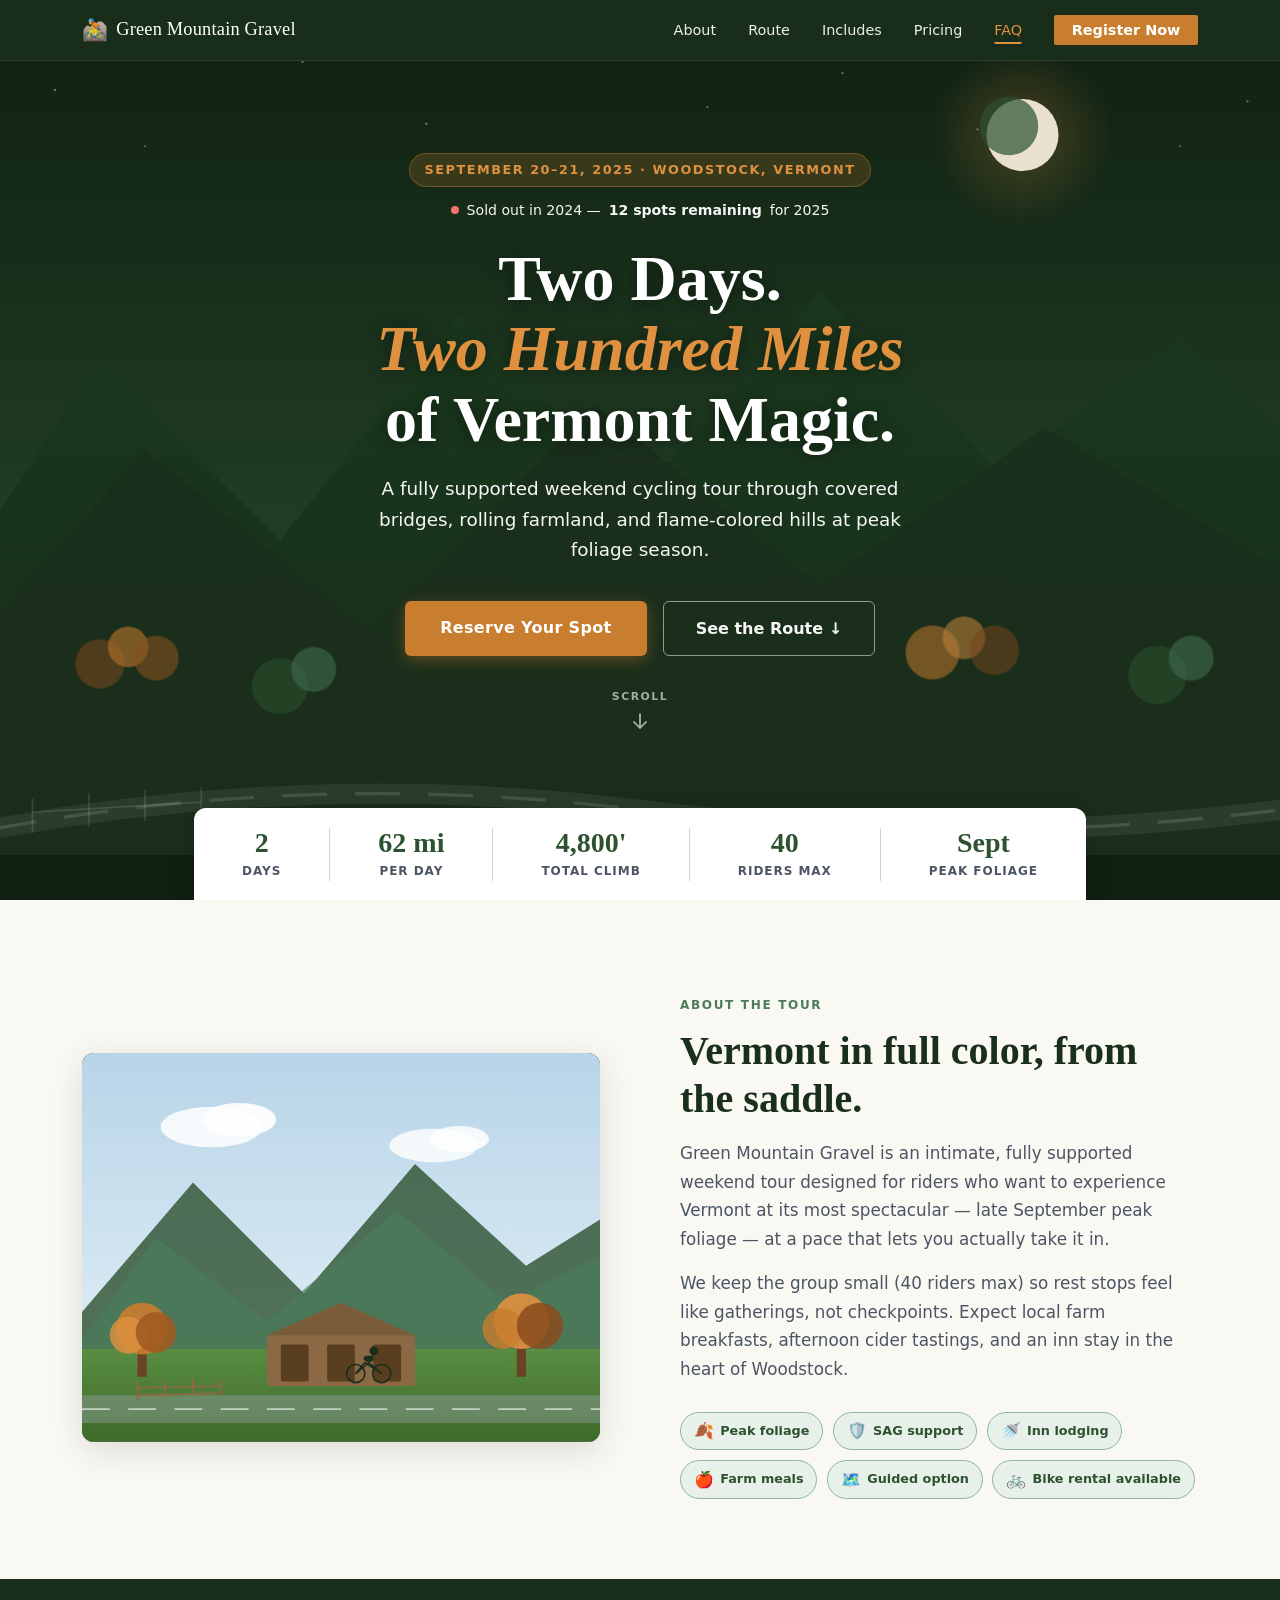
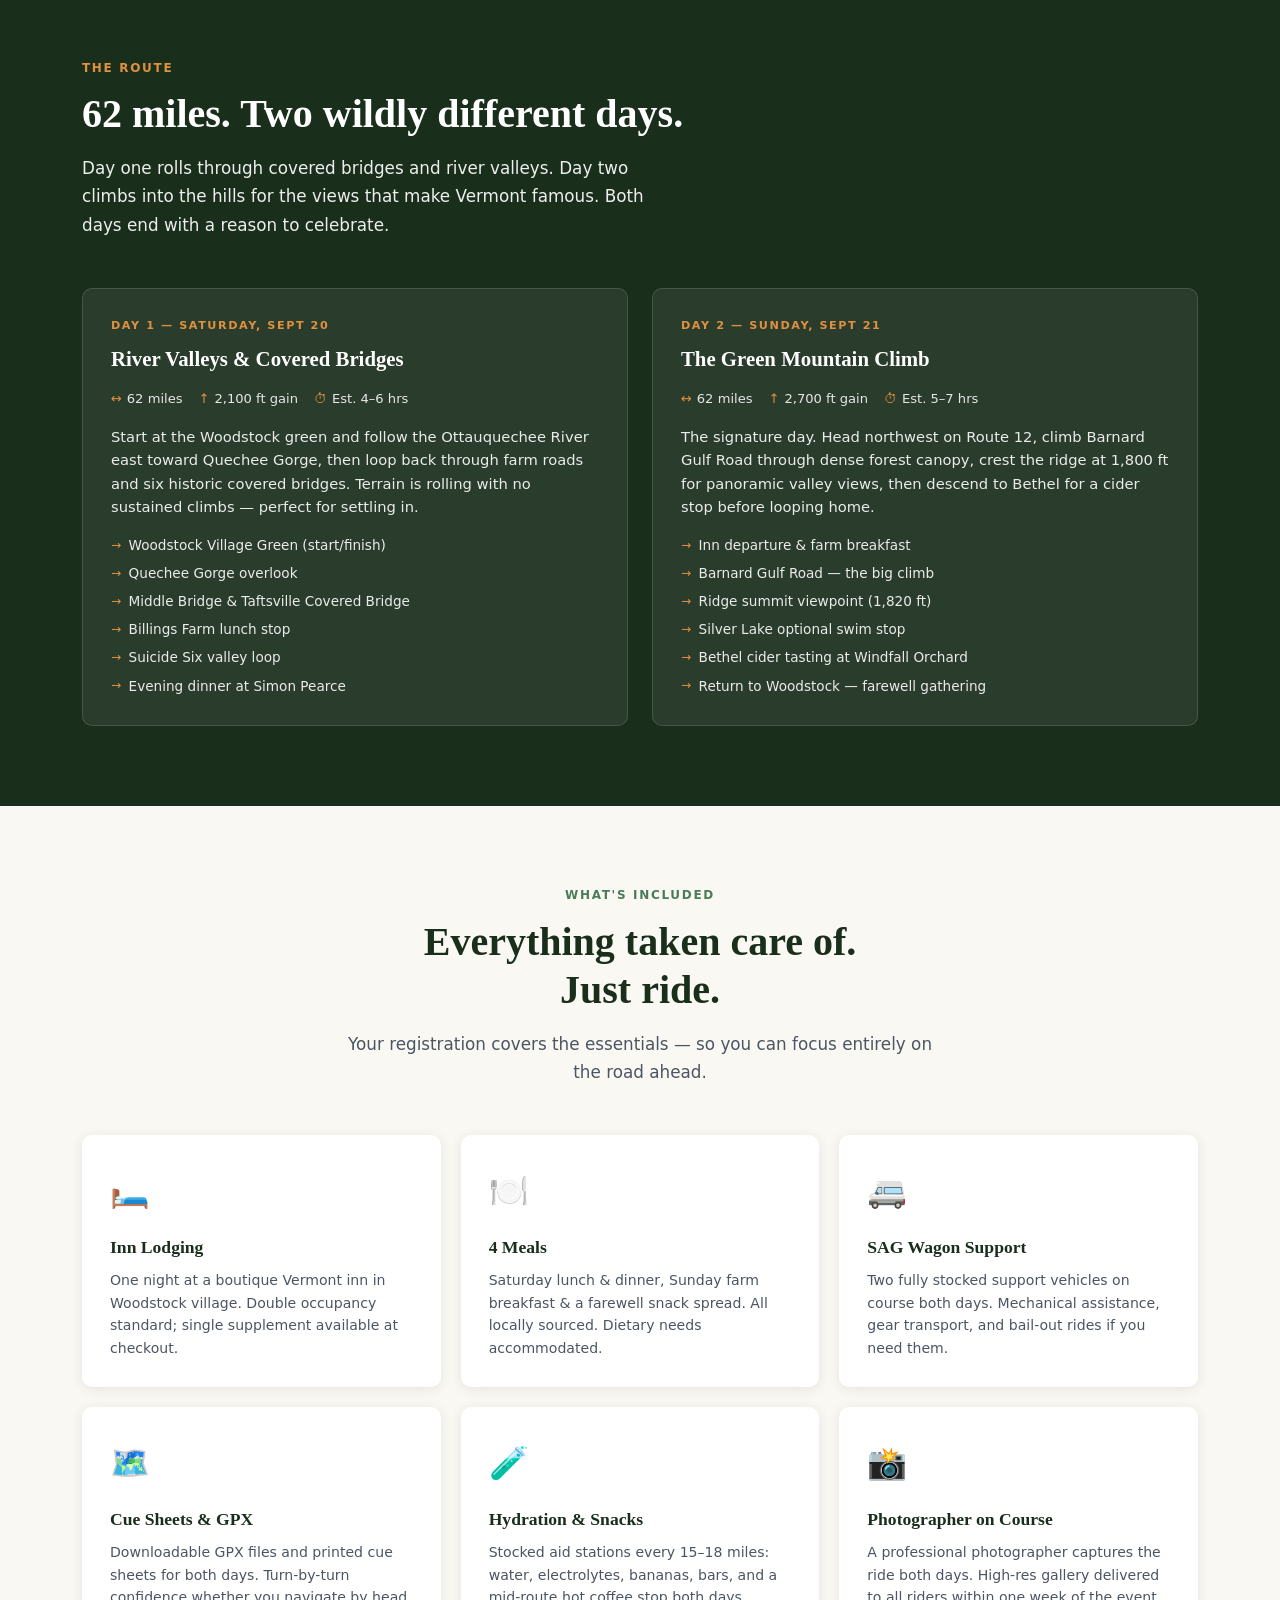
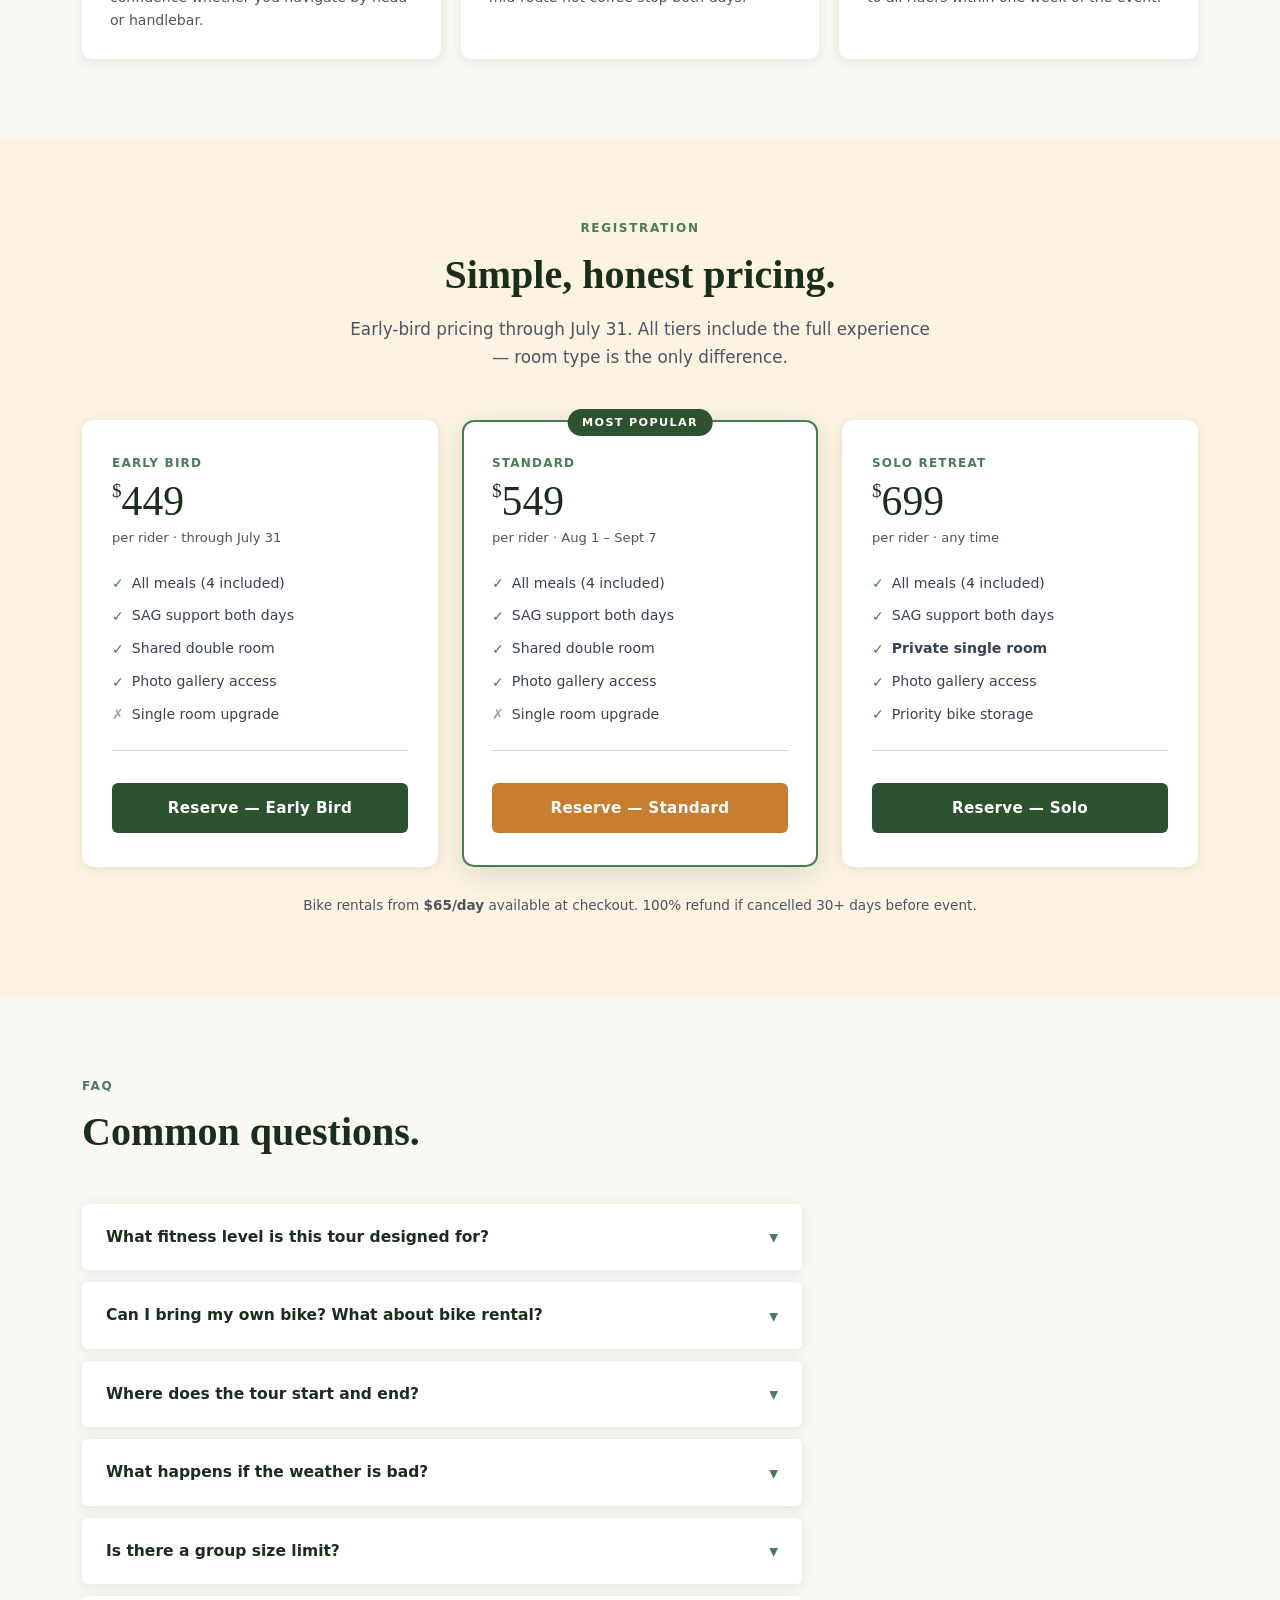
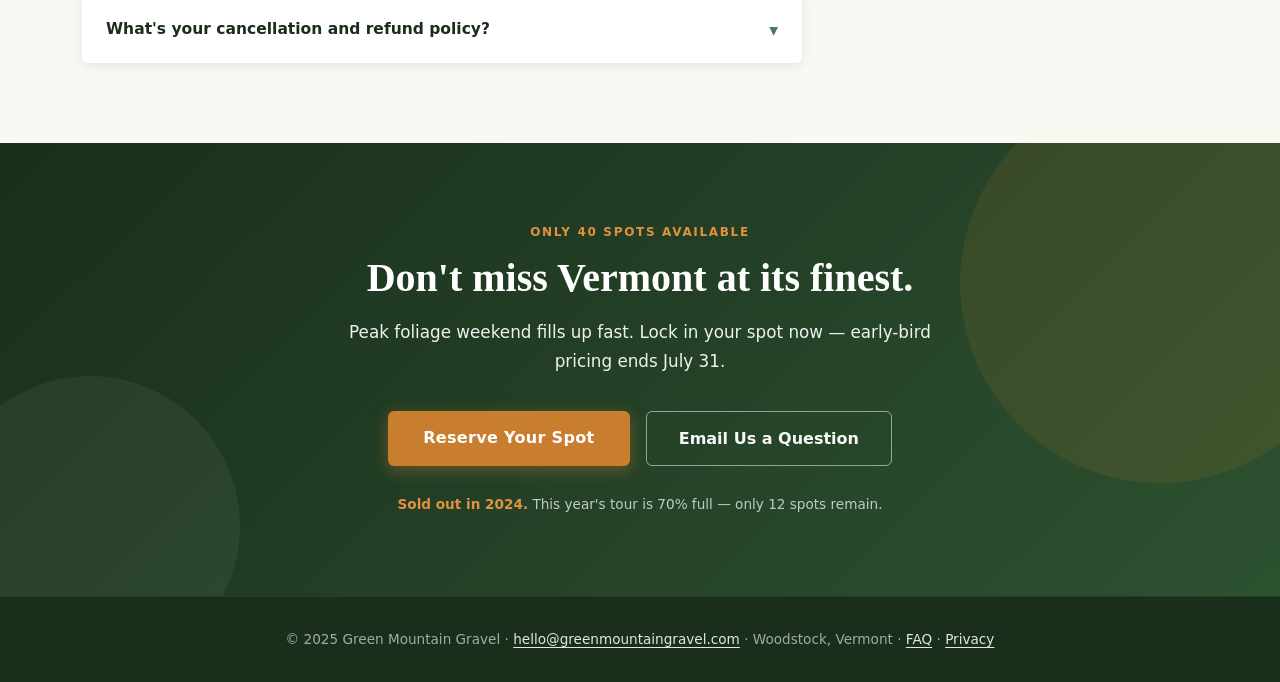
<file: src/design_gan/demo_assets/iter_2.html>
<!DOCTYPE html>
<html lang="en">
<head>
  <meta charset="UTF-8" />
  <meta name="viewport" content="width=device-width, initial-scale=1.0" />
  <title>Green Mountain Gravel — Vermont Weekend Cycling Tour</title>
  <style>
    *, *::before, *::after { box-sizing: border-box; margin: 0; padding: 0; }
    :root {
      --green-900: #1a2e1c;
      --green-700: #2d5230;
      --green-500: #4a7c59;
      --green-300: #8db89a;
      --green-100: #e8f0ea;
      --amber-500: #c97d2e;
      --amber-400: #e09140;
      --amber-100: #fdf3e3;
      --cream:     #faf8f3;
      --slate-700: #374151;
      --slate-600: #4b5563;
      --slate-500: #6b7280;
      --slate-300: #d1d5db;
      --white:     #ffffff;
      --font-display: Georgia, 'Times New Roman', serif;
      --font-body: system-ui, -apple-system, 'Segoe UI', sans-serif;
      --radius: 6px;
      --shadow-card: 0 2px 12px rgba(26,46,28,.10);
      --shadow-lg:   0 8px 32px rgba(26,46,28,.14);
    }

    html { scroll-behavior: smooth; }
    body { font-family: var(--font-body); background: var(--cream); color: var(--slate-700); line-height: 1.6; font-size: 1rem; }

    /* ── Skip link ── */
    .skip-link {
      position: absolute; top: -100%; left: 1rem;
      background: var(--green-900); color: var(--white);
      padding: .5rem 1rem; border-radius: 0 0 var(--radius) var(--radius);
      font-size: .875rem; font-weight: 600; z-index: 1000;
      transition: top .2s; text-decoration: none;
    }
    .skip-link:focus-visible { top: 0; outline: 3px solid var(--amber-400); outline-offset: 2px; }

    /* ── Nav ── */
    nav {
      position: fixed; top: 0; width: 100%; z-index: 100;
      background: rgba(26,46,28,.96);
      backdrop-filter: blur(8px);
      border-bottom: 1px solid rgba(255,255,255,.08);
    }
    .nav-inner {
      max-width: 1180px; margin: 0 auto; padding: 0 2rem;
      display: flex; align-items: center; justify-content: space-between;
      height: 60px;
    }
    .nav-logo {
      font-family: var(--font-display); font-size: 1.15rem;
      color: var(--white); text-decoration: none; letter-spacing: .01em;
      display: flex; align-items: center; gap: .5rem; border-radius: 3px;
    }
    .nav-logo:focus-visible { outline: 2px solid var(--amber-400); outline-offset: 4px; }
    .nav-logo .logo-icon { font-size: 1.3rem; }
    .nav-links { display: flex; gap: 2rem; list-style: none; }
    .nav-links a {
      color: rgba(255,255,255,.92); text-decoration: none;
      font-size: .9rem; font-weight: 500;
      padding: .25rem 0; border-bottom: 2px solid transparent;
      transition: color .2s, border-color .2s; border-radius: 2px;
    }
    /* FIX: no outline:none — hover and focus-visible are separate rules */
    .nav-links a:hover { color: var(--amber-400); border-bottom-color: var(--amber-400); }
    .nav-links a:focus-visible { color: var(--amber-400); outline: 2px solid var(--amber-400); outline-offset: 4px; }
    .nav-cta {
      background: var(--amber-500); color: var(--white) !important;
      padding: .45rem 1.1rem !important; border-radius: var(--radius);
      font-weight: 600 !important; border-bottom: none !important;
      transition: background .2s !important;
    }
    .nav-cta:hover { background: var(--amber-400) !important; color: var(--white) !important; border-bottom: none !important; }
    .nav-cta:focus-visible { outline: 2px solid var(--white) !important; outline-offset: 3px; }

    /* ── Hero: flex-column so stats bar is always in normal flow ── */
    #hero {
      min-height: 100vh; padding-top: 60px;
      position: relative;
      display: flex; flex-direction: column; align-items: stretch;
      overflow: hidden; background: var(--green-900);
    }
    .hero-bg { position: absolute; inset: 0; width: 100%; height: 100%; }

    /* flex:1 so this pushes stats to the bottom */
    .hero-main {
      flex: 1; display: flex; align-items: center; justify-content: center;
      position: relative; z-index: 2; min-height: 0;
    }
    .hero-content { text-align: center; padding: 3rem 2rem 2rem; max-width: 780px; width: 100%; }

    .hero-eyebrow {
      display: inline-block;
      background: rgba(201,125,46,.2); color: var(--amber-400);
      border: 1px solid rgba(201,125,46,.4);
      font-size: .8rem; font-weight: 700; letter-spacing: .12em; text-transform: uppercase;
      padding: .35rem .9rem; border-radius: 99px; margin-bottom: .75rem;
    }

    /* Social-proof urgency line — high contrast on dark bg */
    .hero-urgency {
      display: flex; align-items: center; justify-content: center; gap: .5rem;
      font-size: .88rem; color: rgba(255,255,255,.96); margin-bottom: 1.4rem;
    }
    .urgency-dot {
      width: 8px; height: 8px; flex-shrink: 0;
      background: #f87171; border-radius: 50%;
      animation: blink 1.8s ease-in-out infinite;
    }
    @keyframes blink {
      0%,100% { opacity:1; transform:scale(1); }
      50%      { opacity:.45; transform:scale(.7); }
    }
    .hero-urgency strong { font-weight: 700; }

    .hero-title {
      font-family: var(--font-display);
      font-size: clamp(2.4rem, 5.5vw, 4rem); line-height: 1.1;
      color: var(--white); margin-bottom: 1.2rem;
      text-shadow: 0 2px 16px rgba(0,0,0,.45);
    }
    .hero-title em { font-style: italic; color: var(--amber-400); }

    /* FIX: raised opacity .78 → .96 for ≥4.5:1 contrast on dark green */
    .hero-subtitle {
      font-size: 1.15rem; color: rgba(255,255,255,.96);
      max-width: 540px; margin: 0 auto 2.25rem; line-height: 1.65;
    }
    .hero-actions { display: flex; gap: 1rem; justify-content: center; flex-wrap: wrap; }

    .btn-primary {
      display: inline-block; background: var(--amber-500); color: var(--white);
      font-size: 1rem; font-weight: 700; padding: .85rem 2.2rem;
      border-radius: var(--radius); text-decoration: none; letter-spacing: .02em;
      transition: background .2s, transform .15s, box-shadow .2s;
      box-shadow: 0 4px 16px rgba(201,125,46,.4);
    }
    .btn-primary:hover { background: var(--amber-400); transform: translateY(-2px); box-shadow: 0 8px 24px rgba(201,125,46,.5); }
    .btn-primary:focus-visible { background: var(--amber-400); outline: 3px solid var(--white); outline-offset: 3px; }

    .btn-ghost {
      display: inline-block; background: transparent;
      color: rgba(255,255,255,.96); font-size: 1rem; font-weight: 600;
      padding: .85rem 2rem; border-radius: var(--radius);
      border: 1.5px solid rgba(255,255,255,.52); text-decoration: none;
      transition: border-color .2s, color .2s, background .2s;
    }
    .btn-ghost:hover { border-color: rgba(255,255,255,.85); color: var(--white); background: rgba(255,255,255,.08); }
    .btn-ghost:focus-visible { outline: 3px solid rgba(255,255,255,.65); outline-offset: 3px; }

    /* Scroll-down cue */
    .scroll-hint { margin-top: 2rem; display: flex; flex-direction: column; align-items: center; gap: .35rem; }
    .scroll-hint-label { font-size: .68rem; font-weight: 700; letter-spacing: .14em; text-transform: uppercase; color: rgba(255,255,255,.6); }
    .scroll-arrow { animation: sink 2s ease-in-out infinite; }
    @keyframes sink { 0%,100%{transform:translateY(0);opacity:.6;} 50%{transform:translateY(6px);opacity:1;} }

    /* Stats bar — in-flow at bottom of #hero flex column */
    .hero-stats { position: relative; z-index: 2; display: flex; justify-content: center; }
    .hero-stats-inner {
      background: var(--white); border-radius: 12px 12px 0 0;
      padding: 1.2rem 3rem; display: flex; gap: 3rem;
      box-shadow: 0 -4px 24px rgba(0,0,0,.14);
    }
    .stat { text-align: center; }
    .stat-value { display: block; font-family: var(--font-display); font-size: 1.75rem; font-weight: 700; color: var(--green-700); line-height: 1.1; }
    /* FIX: slate-600 instead of slate-500 for ≥4.5:1 on white */
    .stat-label { font-size: .75rem; color: var(--slate-600); font-weight: 600; letter-spacing: .08em; text-transform: uppercase; margin-top: .2rem; }
    .stat-divider { width: 1px; background: var(--slate-300); align-self: stretch; }

    /* ── Sections ── */
    section { scroll-margin-top: 70px; }
    .section-wrap { max-width: 1180px; margin: 0 auto; padding: 0 2rem; }
    .section-eyebrow { font-size: .75rem; font-weight: 700; letter-spacing: .14em; text-transform: uppercase; color: var(--green-500); margin-bottom: .75rem; }
    .section-title { font-family: var(--font-display); font-size: clamp(1.8rem,3.5vw,2.5rem); color: var(--green-900); line-height: 1.2; margin-bottom: 1rem; }
    /* FIX: slate-600 throughout body text for better contrast */
    .section-body { font-size: 1.05rem; color: var(--slate-600); max-width: 600px; line-height: 1.7; }

    /* ── About ── */
    #about { padding: 6rem 0 5rem; background: var(--cream); }
    .about-grid { display: grid; grid-template-columns: 1fr 1fr; gap: 5rem; align-items: center; }
    .about-illustration { border-radius: 12px; overflow: hidden; box-shadow: var(--shadow-lg); aspect-ratio: 4/3; position: relative; background: var(--green-900); }
    .about-illustration svg { width: 100%; height: 100%; display: block; }
    .about-badges { display: flex; flex-wrap: wrap; gap: .6rem; margin-top: 1.75rem; }
    .badge { display: inline-flex; align-items: center; gap: .4rem; background: var(--green-100); color: var(--green-700); font-size: .8rem; font-weight: 600; padding: .35rem .8rem; border-radius: 99px; border: 1px solid var(--green-300); }
    .badge .icon { font-size: 1rem; }

    /* ── Route ── */
    #route { padding: 5rem 0; background: var(--green-900); color: var(--white); }
    #route .section-eyebrow { color: var(--amber-400); }
    #route .section-title  { color: var(--white); }
    /* FIX: .7 → .92 */
    #route .section-body   { color: rgba(255,255,255,.92); }
    .route-days { display: grid; grid-template-columns: repeat(2,1fr); gap: 1.5rem; margin-top: 3rem; }
    .day-card { background: rgba(255,255,255,.07); border: 1px solid rgba(255,255,255,.13); border-radius: 10px; padding: 1.75rem; transition: background .2s, border-color .2s; }
    .day-card:hover { background: rgba(255,255,255,.11); border-color: rgba(255,255,255,.22); }
    .day-number { font-size: .7rem; font-weight: 700; letter-spacing: .14em; text-transform: uppercase; color: var(--amber-400); margin-bottom: .5rem; }
    .day-title { font-family: var(--font-display); font-size: 1.3rem; color: var(--white); margin-bottom: .75rem; }
    .day-meta { display: flex; gap: 1rem; flex-wrap: wrap; margin-bottom: 1rem; }
    /* FIX: .6 → .88 */
    .day-meta span { font-size: .82rem; color: rgba(255,255,255,.88); display: flex; align-items: center; gap: .3rem; }
    .day-meta .meta-icon { color: var(--amber-400); }
    /* FIX: .65 → .90 */
    .day-desc  { font-size: .92rem; color: rgba(255,255,255,.90); line-height: 1.6; }
    .day-stops { list-style: none; margin-top: 1rem; display: flex; flex-direction: column; gap: .4rem; }
    /* FIX: .7 → .90 */
    .day-stops li { font-size: .85rem; color: rgba(255,255,255,.90); padding-left: 1.1rem; position: relative; }
    .day-stops li::before { content: '→'; position: absolute; left: 0; color: var(--amber-400); font-size: .75rem; top: .05em; }

    /* ── Includes ── */
    #includes { padding: 5rem 0; background: var(--cream); }
    .includes-grid { display: grid; grid-template-columns: repeat(3,1fr); gap: 1.25rem; margin-top: 3rem; }
    .include-card { background: var(--white); border-radius: 10px; padding: 1.75rem; box-shadow: var(--shadow-card); border-top: 3px solid transparent; transition: border-color .2s, box-shadow .2s, transform .15s; }
    .include-card:hover { border-top-color: var(--green-500); box-shadow: var(--shadow-lg); transform: translateY(-3px); }
    .include-icon { font-size: 2rem; margin-bottom: 1rem; display: block; }
    .include-title { font-family: var(--font-display); font-size: 1.1rem; color: var(--green-900); margin-bottom: .5rem; }
    .include-desc { font-size: .88rem; color: var(--slate-600); line-height: 1.6; }

    /* ── Pricing — changed to <ul>/<li> to fix ARIA role mismatches ── */
    #pricing { padding: 5rem 0; background: var(--amber-100); }
    .pricing-grid { display: grid; grid-template-columns: repeat(3,1fr); gap: 1.5rem; margin-top: 3rem; align-items: start; list-style: none; }
    .price-card { background: var(--white); border-radius: 12px; padding: 2rem 1.75rem; box-shadow: var(--shadow-card); position: relative; border: 2px solid transparent; transition: border-color .2s, box-shadow .2s, transform .15s; }
    .price-card:hover { transform: translateY(-3px); box-shadow: var(--shadow-lg); }
    .price-card.featured { border-color: var(--green-500); box-shadow: 0 8px 32px rgba(74,124,89,.2); }
    .featured-badge { position: absolute; top: -13px; left: 50%; transform: translateX(-50%); background: var(--green-700); color: var(--white); font-size: .7rem; font-weight: 700; letter-spacing: .12em; text-transform: uppercase; padding: .3rem .9rem; border-radius: 99px; }
    .price-tier { font-size: .75rem; font-weight: 700; letter-spacing: .1em; text-transform: uppercase; color: var(--green-500); margin-bottom: .5rem; }
    .price-amount { font-family: var(--font-display); font-size: 2.6rem; color: var(--green-900); line-height: 1; margin-bottom: .25rem; }
    .price-amount sup { font-size: 1.2rem; vertical-align: top; margin-top: .35rem; }
    .price-per { font-size: .82rem; color: var(--slate-600); margin-bottom: 1.5rem; }
    .price-features { list-style: none; display: flex; flex-direction: column; gap: .6rem; margin-bottom: 2rem; padding-bottom: 1.5rem; border-bottom: 1px solid var(--slate-300); }
    .price-features li { font-size: .88rem; color: var(--slate-700); display: flex; align-items: flex-start; gap: .5rem; }
    .check { color: var(--green-500); font-weight: 700; flex-shrink: 0; margin-top: .05em; }
    .cross { color: #9ca3af; flex-shrink: 0; margin-top: .05em; }
    .btn-register { display: block; width: 100%; text-align: center; background: var(--green-700); color: var(--white); font-size: .95rem; font-weight: 700; padding: .8rem; border-radius: var(--radius); border: none; cursor: pointer; text-decoration: none; transition: background .2s, transform .15s; letter-spacing: .02em; font-family: inherit; }
    .btn-register:hover { background: var(--green-500); transform: translateY(-1px); }
    .btn-register:focus-visible { background: var(--green-500); outline: 3px solid var(--green-300); outline-offset: 3px; }
    .btn-register.amber { background: var(--amber-500); }
    .btn-register.amber:hover { background: var(--amber-400); }
    .btn-register.amber:focus-visible { background: var(--amber-400); outline-color: var(--amber-500); }

    /* ── FAQ ── */
    #faq { padding: 5rem 0; background: var(--cream); }
    .faq-list { margin-top: 3rem; display: flex; flex-direction: column; gap: .75rem; max-width: 720px; }
    details { background: var(--white); border-radius: var(--radius); box-shadow: var(--shadow-card); overflow: hidden; }
    summary { padding: 1.2rem 1.5rem; cursor: pointer; font-weight: 600; color: var(--green-900); font-size: .97rem; display: flex; align-items: center; justify-content: space-between; list-style: none; gap: 1rem; transition: background .15s; }
    summary::-webkit-details-marker { display: none; }
    summary:hover { background: var(--green-100); }
    /* focus-visible: ring without outline:none anywhere */
    summary:focus-visible { outline: 3px solid var(--green-300); outline-offset: -3px; }
    .faq-arrow { flex-shrink: 0; transition: transform .25s; color: var(--green-500); font-size: 1.1rem; }
    details[open] .faq-arrow { transform: rotate(180deg); }
    .faq-body { padding: 1rem 1.5rem 1.25rem; font-size: .92rem; color: var(--slate-600); line-height: 1.7; border-top: 1px solid var(--green-100); }

    /* ── CTA Banner ── */
    #cta-banner { background: linear-gradient(135deg, var(--green-900) 0%, var(--green-700) 100%); padding: 5rem 0; text-align: center; position: relative; overflow: hidden; }
    .cta-bg-accent  { position: absolute; top: -60px; right: -80px; width: 400px; height: 400px; border-radius: 50%; background: rgba(201,125,46,.12); pointer-events: none; }
    .cta-bg-accent2 { position: absolute; bottom: -80px; left: -60px; width: 300px; height: 300px; border-radius: 50%; background: rgba(255,255,255,.05); pointer-events: none; }
    #cta-banner .section-eyebrow { color: var(--amber-400); }
    #cta-banner .section-title   { color: var(--white); max-width: 560px; margin: 0 auto 1rem; }
    /* FIX: .7 → .93 */
    #cta-banner .section-body    { color: rgba(255,255,255,.93); margin: 0 auto 2.25rem; text-align: center; }
    .cta-actions { display: flex; gap: 1rem; justify-content: center; flex-wrap: wrap; }
    /* Social proof below CTA buttons */
    .cta-proof { margin-top: 1.75rem; font-size: .85rem; color: rgba(255,255,255,.72); }
    .cta-proof strong { color: var(--amber-400); font-weight: 700; }

    /* ── Footer — FIX: underline links so they're distinguishable without colour ── */
    footer { background: var(--green-900); color: rgba(255,255,255,.6); padding: 2rem; text-align: center; font-size: .85rem; border-top: 1px solid rgba(255,255,255,.06); }
    footer a { color: rgba(255,255,255,.88); text-decoration: underline; text-underline-offset: 3px; }
    footer a:hover { color: var(--amber-400); }
    footer a:focus-visible { outline: 2px solid var(--amber-400); outline-offset: 3px; border-radius: 2px; }

    /* ── Modal ── */
    .modal-overlay { position: fixed; inset: 0; z-index: 500; background: rgba(0,0,0,.6); display: flex; align-items: center; justify-content: center; padding: 1rem; opacity: 0; pointer-events: none; transition: opacity .25s; }
    .modal-overlay.open { opacity: 1; pointer-events: all; }
    .modal { background: var(--white); border-radius: 12px; padding: 2.5rem; max-width: 480px; width: 100%; box-shadow: 0 20px 60px rgba(0,0,0,.3); position: relative; transform: translateY(20px); transition: transform .25s; }
    .modal-overlay.open .modal { transform: translateY(0); }
    .modal-close { position: absolute; top: 1rem; right: 1rem; background: none; border: none; cursor: pointer; font-size: 1.4rem; color: var(--slate-500); line-height: 1; border-radius: 50%; width: 36px; height: 36px; display: flex; align-items: center; justify-content: center; transition: background .15s; }
    .modal-close:hover { background: var(--green-100); }
    .modal-close:focus-visible { outline: 3px solid var(--green-300); outline-offset: 2px; }
    .modal-title { font-family: var(--font-display); font-size: 1.55rem; color: var(--green-900); margin-bottom: .5rem; }
    .modal-sub { font-size: .9rem; color: var(--slate-600); margin-bottom: 1.75rem; }
    .form-row { display: flex; gap: 1rem; }
    .form-group { display: flex; flex-direction: column; gap: .4rem; margin-bottom: 1rem; flex: 1; }
    label { font-size: .82rem; font-weight: 600; color: var(--slate-700); }
    input, select { padding: .65rem .9rem; border: 1.5px solid var(--slate-300); border-radius: var(--radius); font-size: .95rem; color: var(--slate-700); font-family: inherit; background: var(--white); transition: border-color .2s, box-shadow .2s; }
    input:focus, select:focus { outline: none; border-color: var(--green-500); box-shadow: 0 0 0 3px var(--green-100); }
    .form-submit { width: 100%; padding: .85rem; background: var(--green-700); color: var(--white); border: none; border-radius: var(--radius); font-size: 1rem; font-weight: 700; cursor: pointer; transition: background .2s; margin-top: .5rem; font-family: inherit; }
    .form-submit:hover { background: var(--green-500); }
    .form-submit:focus-visible { outline: 3px solid var(--green-300); outline-offset: 3px; }
    .success-msg { text-align: center; padding: 2rem 0; display: none; }
    .success-msg .success-icon { font-size: 3rem; margin-bottom: 1rem; }
    .success-msg h3 { font-family: var(--font-display); font-size: 1.4rem; color: var(--green-900); margin-bottom: .5rem; }
    .success-msg p { color: var(--slate-600); font-size: .95rem; }

    .text-center { text-align: center; }

    @media (max-width: 900px) {
      .about-grid { grid-template-columns: 1fr; gap: 2.5rem; }
      .route-days { grid-template-columns: 1fr; }
      .includes-grid { grid-template-columns: repeat(2,1fr); }
      .pricing-grid { grid-template-columns: 1fr; max-width: 400px; margin-left: auto; margin-right: auto; }
      .hero-stats-inner { gap: 1.5rem; padding: 1.2rem 1.5rem; }
    }
    @media (max-width: 600px) {
      .nav-links { display: none; }
      .includes-grid { grid-template-columns: 1fr; }
      .hero-stats-inner { flex-wrap: wrap; gap: 1rem; }
      .stat-divider { display: none; }
      .form-row { flex-direction: column; gap: 0; }
      .scroll-hint { display: none; }
    }
  </style>
</head>
<body>

<a href="#main" class="skip-link">Skip to main content</a>

<!-- ── Navigation ── -->
<nav aria-label="Main navigation">
  <div class="nav-inner">
    <a href="#hero" class="nav-logo" aria-label="Green Mountain Gravel home">
      <span class="logo-icon" aria-hidden="true">🚵</span>
      Green Mountain Gravel
    </a>
    <ul class="nav-links">
      <li><a href="#about">About</a></li>
      <li><a href="#route">Route</a></li>
      <li><a href="#includes">Includes</a></li>
      <li><a href="#pricing">Pricing</a></li>
      <li><a href="#faq">FAQ</a></li>
      <li><a href="#" class="nav-cta" onclick="openModal(event)">Register Now</a></li>
    </ul>
  </div>
</nav>

<!-- ── Hero ── -->
<section id="hero" aria-labelledby="hero-heading">
  <svg class="hero-bg" aria-hidden="true" viewBox="0 0 1280 800" preserveAspectRatio="xMidYMid slice" xmlns="http://www.w3.org/2000/svg">
    <defs>
      <linearGradient id="skyGrad" x1="0" y1="0" x2="0" y2="1">
        <stop offset="0%" stop-color="#0f1f11"/>
        <stop offset="100%" stop-color="#2d5230"/>
      </linearGradient>
      <linearGradient id="mountainGrad" x1="0" y1="0" x2="0" y2="1">
        <stop offset="0%" stop-color="#1a3a1d"/>
        <stop offset="100%" stop-color="#0f1f11"/>
      </linearGradient>
      <radialGradient id="sunGrad" cx="50%" cy="50%" r="50%">
        <stop offset="0%" stop-color="#e09140" stop-opacity=".25"/>
        <stop offset="100%" stop-color="#e09140" stop-opacity="0"/>
      </radialGradient>
    </defs>
    <rect width="1280" height="800" fill="url(#skyGrad)"/>
    <g fill="white" opacity=".35">
      <circle cx="120" cy="80" r="1.2"/><circle cx="340" cy="55" r="1"/><circle cx="580" cy="40" r="1.4"/>
      <circle cx="820" cy="65" r="1"/><circle cx="1050" cy="48" r="1.2"/><circle cx="1180" cy="90" r="1"/>
      <circle cx="200" cy="130" r=".8"/><circle cx="450" cy="110" r="1.1"/><circle cx="700" cy="95" r=".9"/>
      <circle cx="940" cy="115" r="1"/><circle cx="1120" cy="130" r=".8"/>
    </g>
    <circle cx="980" cy="120" r="80" fill="url(#sunGrad)"/>
    <circle cx="980" cy="120" r="32" fill="#fdf3e3" opacity=".9"/>
    <circle cx="968" cy="112" r="26" fill="#2d5230" opacity=".7"/>
    <polygon points="0,560 160,320 320,480 480,280 640,440 800,260 960,420 1120,300 1280,450 1280,800 0,800" fill="url(#mountainGrad)" opacity=".7"/>
    <polygon points="0,620 200,400 400,560 600,360 800,520 1000,380 1200,500 1280,460 1280,800 0,800" fill="#1a2e1c" opacity=".85"/>
    <g opacity=".8">
      <circle cx="160" cy="590" r="22" fill="#8b4c1e" opacity=".6"/>
      <circle cx="185" cy="575" r="18" fill="#c97d2e" opacity=".7"/>
      <circle cx="210" cy="585" r="20" fill="#a05a20" opacity=".6"/>
      <circle cx="320" cy="610" r="25" fill="#2d5230" opacity=".7"/>
      <circle cx="350" cy="595" r="20" fill="#4a7c59" opacity=".6"/>
      <circle cx="900" cy="580" r="24" fill="#c97d2e" opacity=".65"/>
      <circle cx="928" cy="567" r="19" fill="#e09140" opacity=".6"/>
      <circle cx="955" cy="578" r="22" fill="#8b4c1e" opacity=".55"/>
      <circle cx="1100" cy="600" r="26" fill="#2d5230" opacity=".7"/>
      <circle cx="1130" cy="585" r="20" fill="#4a7c59" opacity=".6"/>
    </g>
    <path d="M 0,750 Q 320,680 640,720 Q 960,760 1280,710" stroke="rgba(255,255,255,.07)" stroke-width="18" fill="none"/>
    <path d="M 0,750 Q 320,680 640,720 Q 960,760 1280,710" stroke="rgba(255,255,255,.12)" stroke-width="3" fill="none" stroke-dasharray="40 25"/>
    <g stroke="rgba(255,255,255,.12)" stroke-width="1.5">
      <line x1="100" y1="710" x2="100" y2="740"/><line x1="150" y1="705" x2="150" y2="735"/>
      <line x1="200" y1="702" x2="200" y2="730"/><line x1="250" y1="700" x2="250" y2="726"/>
      <line x1="100" y1="722" x2="250" y2="713"/>
    </g>
    <rect x="0" y="760" width="1280" height="40" fill="#0f1f11"/>
  </svg>

  <!-- hero-main grows to fill space; stats bar sits below in normal flow -->
  <div class="hero-main">
    <div class="hero-content">
      <span class="hero-eyebrow">September 20–21, 2025 · Woodstock, Vermont</span>

      <!-- Social-proof urgency: sold out signal + scarcity -->
      <p class="hero-urgency">
        <span class="urgency-dot" aria-hidden="true"></span>
        Sold out in 2024 — <strong>12 spots remaining</strong> for 2025
      </p>

      <h1 class="hero-title" id="hero-heading">
        Two Days.<br><em>Two Hundred Miles</em><br>of Vermont Magic.
      </h1>
      <p class="hero-subtitle">
        A fully supported weekend cycling tour through covered bridges, rolling farmland, and flame-colored hills at peak foliage season.
      </p>
      <div class="hero-actions">
        <a href="#" class="btn-primary" onclick="openModal(event)" aria-label="Register for the tour">Reserve Your Spot</a>
        <a href="#route" class="btn-ghost">See the Route ↓</a>
      </div>

      <!-- Scroll hint so stat bar below is discoverable -->
      <div class="scroll-hint" aria-hidden="true">
        <span class="scroll-hint-label">Scroll</span>
        <svg class="scroll-arrow" width="20" height="20" viewBox="0 0 20 20" fill="none" xmlns="http://www.w3.org/2000/svg">
          <path d="M10 3v14M4 11l6 6 6-6" stroke="rgba(255,255,255,.65)" stroke-width="1.75" stroke-linecap="round" stroke-linejoin="round"/>
        </svg>
      </div>
    </div>
  </div>

  <!-- Stats bar: in-flow at flex column bottom — always visible, never cut off -->
  <div class="hero-stats" aria-label="Tour at a glance">
    <div class="hero-stats-inner">
      <div class="stat">
        <span class="stat-value">2</span>
        <div class="stat-label">Days</div>
      </div>
      <div class="stat-divider" aria-hidden="true"></div>
      <div class="stat">
        <span class="stat-value">62 mi</span>
        <div class="stat-label">Per day</div>
      </div>
      <div class="stat-divider" aria-hidden="true"></div>
      <div class="stat">
        <span class="stat-value">4,800'</span>
        <div class="stat-label">Total climb</div>
      </div>
      <div class="stat-divider" aria-hidden="true"></div>
      <div class="stat">
        <span class="stat-value">40</span>
        <div class="stat-label">Riders max</div>
      </div>
      <div class="stat-divider" aria-hidden="true"></div>
      <div class="stat">
        <span class="stat-value">Sept</span>
        <div class="stat-label">Peak foliage</div>
      </div>
    </div>
  </div>
</section>

<!-- ── Main content ── -->
<main id="main">

  <!-- ── About ── -->
  <section id="about" aria-labelledby="about-heading">
    <div class="section-wrap">
      <div class="about-grid">
        <div class="about-illustration" role="img" aria-label="Illustrated Vermont countryside with covered bridge and autumn foliage">
          <svg viewBox="0 0 560 420" xmlns="http://www.w3.org/2000/svg">
            <defs>
              <linearGradient id="skyA" x1="0" y1="0" x2="0" y2="1">
                <stop offset="0%" stop-color="#b8d4e8"/><stop offset="100%" stop-color="#e8f4f8"/>
              </linearGradient>
              <linearGradient id="groundA" x1="0" y1="0" x2="0" y2="1">
                <stop offset="0%" stop-color="#5a8c42"/><stop offset="100%" stop-color="#3d6b2a"/>
              </linearGradient>
            </defs>
            <rect width="560" height="420" fill="url(#skyA)"/>
            <ellipse cx="140" cy="80" rx="55" ry="22" fill="white" opacity=".85"/>
            <ellipse cx="170" cy="72" rx="40" ry="18" fill="white" opacity=".9"/>
            <ellipse cx="380" cy="100" rx="48" ry="18" fill="white" opacity=".8"/>
            <ellipse cx="408" cy="93" rx="32" ry="14" fill="white" opacity=".85"/>
            <polygon points="0,280 120,140 240,260 360,120 480,230 560,180 560,420 0,420" fill="#2d5230" opacity=".8"/>
            <polygon points="0,310 80,200 200,290 340,170 460,270 560,220 560,420 0,420" fill="#4a7c59" opacity=".7"/>
            <rect x="0" y="320" width="560" height="100" fill="url(#groundA)"/>
            <rect x="0" y="370" width="560" height="30" fill="#9ca3af" opacity=".4"/>
            <line x1="0" y1="385" x2="560" y2="385" stroke="white" stroke-width="2" stroke-dasharray="30 20" opacity=".6"/>
            <rect x="200" y="305" width="160" height="55" fill="#8b6945" rx="2"/>
            <polygon points="200,305 280,270 360,305" fill="#7a5c38"/>
            <rect x="215" y="315" width="30" height="40" fill="#5a3e20" rx="2"/>
            <rect x="265" y="315" width="30" height="40" fill="#5a3e20" rx="2"/>
            <rect x="315" y="315" width="30" height="40" fill="#5a3e20" rx="2"/>
            <rect x="60" y="310" width="10" height="40" fill="#6b4226"/>
            <circle cx="65" cy="298" r="28" fill="#c97d2e" opacity=".9"/>
            <circle cx="50" cy="305" r="20" fill="#e09140" opacity=".8"/>
            <circle cx="80" cy="302" r="22" fill="#a05a20" opacity=".85"/>
            <rect x="470" y="305" width="10" height="45" fill="#6b4226"/>
            <circle cx="475" cy="290" r="30" fill="#e09140" opacity=".9"/>
            <circle cx="455" cy="298" r="22" fill="#c97d2e" opacity=".8"/>
            <circle cx="495" cy="295" r="25" fill="#8b4c1e" opacity=".85"/>
            <g transform="translate(310,350) scale(.7)" fill="#1a2e1c">
              <ellipse cx="0" cy="-28" rx="8" ry="5"/>
              <circle cx="8" cy="-40" r="7"/>
              <circle cx="-20" cy="-5" r="14" fill="none" stroke="#1a2e1c" stroke-width="2.5"/>
              <circle cx="20" cy="-5" r="14" fill="none" stroke="#1a2e1c" stroke-width="2.5"/>
              <line x1="-20" y1="-5" x2="0" y2="-22" stroke="#1a2e1c" stroke-width="2.5"/>
              <line x1="0" y1="-22" x2="20" y2="-5" stroke="#1a2e1c" stroke-width="2.5"/>
              <line x1="0" y1="-22" x2="8" y2="-36" stroke="#1a2e1c" stroke-width="2.5"/>
              <line x1="-6" y1="-22" x2="20" y2="-5" stroke="#1a2e1c" stroke-width="2.5"/>
              <line x1="-20" y1="-5" x2="-6" y2="-22" stroke="#1a2e1c" stroke-width="2.5"/>
            </g>
            <g stroke="#8b6945" stroke-width="2" fill="none">
              <line x1="60" y1="355" x2="60" y2="375"/><line x1="90" y1="353" x2="90" y2="373"/>
              <line x1="120" y1="352" x2="120" y2="370"/><line x1="150" y1="352" x2="150" y2="370"/>
              <line x1="60" y1="362" x2="150" y2="360"/><line x1="60" y1="370" x2="150" y2="368"/>
            </g>
          </svg>
        </div>

        <div>
          <p class="section-eyebrow">About the Tour</p>
          <h2 class="section-title" id="about-heading">Vermont in full color, from the saddle.</h2>
          <p class="section-body">
            Green Mountain Gravel is an intimate, fully supported weekend tour designed for riders who want to experience Vermont at its most spectacular — late September peak foliage — at a pace that lets you actually take it in.
          </p>
          <p class="section-body" style="margin-top:1rem;">
            We keep the group small (40 riders max) so rest stops feel like gatherings, not checkpoints. Expect local farm breakfasts, afternoon cider tastings, and an inn stay in the heart of Woodstock.
          </p>
          <div class="about-badges" role="list" aria-label="Tour highlights">
            <span class="badge" role="listitem"><span class="icon" aria-hidden="true">🍂</span> Peak foliage</span>
            <span class="badge" role="listitem"><span class="icon" aria-hidden="true">🛡️</span> SAG support</span>
            <span class="badge" role="listitem"><span class="icon" aria-hidden="true">🚿</span> Inn lodging</span>
            <span class="badge" role="listitem"><span class="icon" aria-hidden="true">🍎</span> Farm meals</span>
            <span class="badge" role="listitem"><span class="icon" aria-hidden="true">🗺️</span> Guided option</span>
            <span class="badge" role="listitem"><span class="icon" aria-hidden="true">🚲</span> Bike rental available</span>
          </div>
        </div>
      </div>
    </div>
  </section>

  <!-- ── Route ── -->
  <section id="route" aria-labelledby="route-heading">
    <div class="section-wrap">
      <p class="section-eyebrow">The Route</p>
      <h2 class="section-title" id="route-heading">62 miles. Two wildly different days.</h2>
      <p class="section-body">
        Day one rolls through covered bridges and river valleys. Day two climbs into the hills for the views that make Vermont famous. Both days end with a reason to celebrate.
      </p>
      <div class="route-days">
        <article class="day-card">
          <p class="day-number">Day 1 — Saturday, Sept 20</p>
          <h3 class="day-title">River Valleys &amp; Covered Bridges</h3>
          <div class="day-meta">
            <span><span class="meta-icon" aria-hidden="true">↔</span> 62 miles</span>
            <span><span class="meta-icon" aria-hidden="true">↑</span> 2,100 ft gain</span>
            <span><span class="meta-icon" aria-hidden="true">⏱</span> Est. 4–6 hrs</span>
          </div>
          <p class="day-desc">Start at the Woodstock green and follow the Ottauquechee River east toward Quechee Gorge, then loop back through farm roads and six historic covered bridges. Terrain is rolling with no sustained climbs — perfect for settling in.</p>
          <ul class="day-stops" aria-label="Day 1 stops">
            <li>Woodstock Village Green (start/finish)</li>
            <li>Quechee Gorge overlook</li>
            <li>Middle Bridge &amp; Taftsville Covered Bridge</li>
            <li>Billings Farm lunch stop</li>
            <li>Suicide Six valley loop</li>
            <li>Evening dinner at Simon Pearce</li>
          </ul>
        </article>

        <article class="day-card">
          <p class="day-number">Day 2 — Sunday, Sept 21</p>
          <h3 class="day-title">The Green Mountain Climb</h3>
          <div class="day-meta">
            <span><span class="meta-icon" aria-hidden="true">↔</span> 62 miles</span>
            <span><span class="meta-icon" aria-hidden="true">↑</span> 2,700 ft gain</span>
            <span><span class="meta-icon" aria-hidden="true">⏱</span> Est. 5–7 hrs</span>
          </div>
          <p class="day-desc">The signature day. Head northwest on Route 12, climb Barnard Gulf Road through dense forest canopy, crest the ridge at 1,800 ft for panoramic valley views, then descend to Bethel for a cider stop before looping home.</p>
          <ul class="day-stops" aria-label="Day 2 stops">
            <li>Inn departure &amp; farm breakfast</li>
            <li>Barnard Gulf Road — the big climb</li>
            <li>Ridge summit viewpoint (1,820 ft)</li>
            <li>Silver Lake optional swim stop</li>
            <li>Bethel cider tasting at Windfall Orchard</li>
            <li>Return to Woodstock — farewell gathering</li>
          </ul>
        </article>
      </div>
    </div>
  </section>

  <!-- ── What's Included ── -->
  <section id="includes" aria-labelledby="includes-heading">
    <div class="section-wrap">
      <p class="section-eyebrow text-center">What's Included</p>
      <h2 class="section-title text-center" id="includes-heading" style="max-width:480px;margin:0 auto 1rem;">Everything taken care of. Just ride.</h2>
      <p class="section-body text-center" style="margin:0 auto;">Your registration covers the essentials — so you can focus entirely on the road ahead.</p>
      <div class="includes-grid">
        <article class="include-card">
          <span class="include-icon" aria-hidden="true">🛏️</span>
          <h3 class="include-title">Inn Lodging</h3>
          <p class="include-desc">One night at a boutique Vermont inn in Woodstock village. Double occupancy standard; single supplement available at checkout.</p>
        </article>
        <article class="include-card">
          <span class="include-icon" aria-hidden="true">🍽️</span>
          <h3 class="include-title">4 Meals</h3>
          <p class="include-desc">Saturday lunch &amp; dinner, Sunday farm breakfast &amp; a farewell snack spread. All locally sourced. Dietary needs accommodated.</p>
        </article>
        <article class="include-card">
          <span class="include-icon" aria-hidden="true">🚐</span>
          <h3 class="include-title">SAG Wagon Support</h3>
          <p class="include-desc">Two fully stocked support vehicles on course both days. Mechanical assistance, gear transport, and bail-out rides if you need them.</p>
        </article>
        <article class="include-card">
          <span class="include-icon" aria-hidden="true">🗺️</span>
          <h3 class="include-title">Cue Sheets &amp; GPX</h3>
          <p class="include-desc">Downloadable GPX files and printed cue sheets for both days. Turn-by-turn confidence whether you navigate by head or handlebar.</p>
        </article>
        <article class="include-card">
          <span class="include-icon" aria-hidden="true">🧪</span>
          <h3 class="include-title">Hydration &amp; Snacks</h3>
          <p class="include-desc">Stocked aid stations every 15–18 miles: water, electrolytes, bananas, bars, and a mid-route hot coffee stop both days.</p>
        </article>
        <article class="include-card">
          <span class="include-icon" aria-hidden="true">📸</span>
          <h3 class="include-title">Photographer on Course</h3>
          <p class="include-desc">A professional photographer captures the ride both days. High-res gallery delivered to all riders within one week of the event.</p>
        </article>
      </div>
    </div>
  </section>

  <!-- ── Pricing — changed to <ul>/<li> to fix ARIA role mismatches ── -->
  <section id="pricing" aria-labelledby="pricing-heading">
    <div class="section-wrap">
      <p class="section-eyebrow text-center">Registration</p>
      <h2 class="section-title text-center" id="pricing-heading" style="max-width:480px;margin:0 auto 1rem;">Simple, honest pricing.</h2>
      <p class="section-body text-center" style="margin:0 auto;">Early-bird pricing through July 31. All tiers include the full experience — room type is the only difference.</p>

      <ul class="pricing-grid">
        <li class="price-card">
          <p class="price-tier">Early Bird</p>
          <div class="price-amount"><sup>$</sup>449</div>
          <p class="price-per">per rider · through July 31</p>
          <ul class="price-features" aria-label="Early bird features">
            <li><span class="check" aria-label="Included">✓</span> All meals (4 included)</li>
            <li><span class="check" aria-label="Included">✓</span> SAG support both days</li>
            <li><span class="check" aria-label="Included">✓</span> Shared double room</li>
            <li><span class="check" aria-label="Included">✓</span> Photo gallery access</li>
            <li><span class="cross" aria-label="Not included">✗</span> Single room upgrade</li>
          </ul>
          <a href="#" class="btn-register" onclick="openModal(event)">Reserve — Early Bird</a>
        </li>

        <li class="price-card featured" aria-label="Most popular option">
          <span class="featured-badge">Most Popular</span>
          <p class="price-tier">Standard</p>
          <div class="price-amount"><sup>$</sup>549</div>
          <p class="price-per">per rider · Aug 1 – Sept 7</p>
          <ul class="price-features" aria-label="Standard tier features">
            <li><span class="check" aria-label="Included">✓</span> All meals (4 included)</li>
            <li><span class="check" aria-label="Included">✓</span> SAG support both days</li>
            <li><span class="check" aria-label="Included">✓</span> Shared double room</li>
            <li><span class="check" aria-label="Included">✓</span> Photo gallery access</li>
            <li><span class="cross" aria-label="Not included">✗</span> Single room upgrade</li>
          </ul>
          <a href="#" class="btn-register amber" onclick="openModal(event)">Reserve — Standard</a>
        </li>

        <li class="price-card">
          <p class="price-tier">Solo Retreat</p>
          <div class="price-amount"><sup>$</sup>699</div>
          <p class="price-per">per rider · any time</p>
          <ul class="price-features" aria-label="Solo retreat features">
            <li><span class="check" aria-label="Included">✓</span> All meals (4 included)</li>
            <li><span class="check" aria-label="Included">✓</span> SAG support both days</li>
            <li><span class="check" aria-label="Included">✓</span> <strong>Private single room</strong></li>
            <li><span class="check" aria-label="Included">✓</span> Photo gallery access</li>
            <li><span class="check" aria-label="Included">✓</span> Priority bike storage</li>
          </ul>
          <a href="#" class="btn-register" onclick="openModal(event)">Reserve — Solo</a>
        </li>
      </ul>

      <p style="text-align:center;margin-top:1.75rem;font-size:.85rem;color:var(--slate-600);">
        Bike rentals from <strong>$65/day</strong> available at checkout. 100% refund if cancelled 30+ days before event.
      </p>
    </div>
  </section>

  <!-- ── FAQ ── -->
  <section id="faq" aria-labelledby="faq-heading">
    <div class="section-wrap">
      <p class="section-eyebrow">FAQ</p>
      <h2 class="section-title" id="faq-heading">Common questions.</h2>
      <div class="faq-list">

        <details>
          <summary>What fitness level is this tour designed for? <span class="faq-arrow" aria-hidden="true">▾</span></summary>
          <div class="faq-body">This tour suits riders who can comfortably complete a 50–70 mile day with 2,000–3,000 ft of climbing. You don't need to race — but you should be comfortable in the saddle for 5–6 hours. If you can complete a hilly century in under 6 hours, you'll be right at home on day two.</div>
        </details>

        <details>
          <summary>Can I bring my own bike? What about bike rental? <span class="faq-arrow" aria-hidden="true">▾</span></summary>
          <div class="faq-body">Absolutely — most riders bring their own road or gravel bike. The route is 90% paved, so road bikes work fine. We partner with a local bike shop in Woodstock for rentals ($65/day, reserve at checkout). Rental bikes are quality aluminum-frame road bikes with Shimano 105 groupsets.</div>
        </details>

        <details>
          <summary>Where does the tour start and end? <span class="faq-arrow" aria-hidden="true">▾</span></summary>
          <div class="faq-body">Both days start and finish at the Woodstock Village Green in Woodstock, VT. The nearest airports are Manchester-Boston Regional (MHT, ~2 hrs) and Burlington (BTV, ~1.5 hrs). We recommend arriving Friday evening — a welcome dinner is offered for early arrivals.</div>
        </details>

        <details>
          <summary>What happens if the weather is bad? <span class="faq-arrow" aria-hidden="true">▾</span></summary>
          <div class="faq-body">Vermont weather in September is variable but generally mild (55–72°F). The tour runs rain or shine — we provide route adjustments if needed. In the rare case of dangerous conditions (thunderstorms, icy roads), we have contingency routes and can shorten days. We will not cancel for light rain.</div>
        </details>

        <details>
          <summary>Is there a group size limit? <span class="faq-arrow" aria-hidden="true">▾</span></summary>
          <div class="faq-body">Yes — we cap participation at 40 riders to keep the experience intimate. The tour typically sells out by early August. We maintain a waitlist and will notify you immediately if a spot opens up.</div>
        </details>

        <details>
          <summary>What's your cancellation and refund policy? <span class="faq-arrow" aria-hidden="true">▾</span></summary>
          <div class="faq-body">Cancel 30+ days before the event for a full refund. Cancellations 14–29 days out receive a 50% refund or a full credit toward next year's tour. Within 14 days, we can transfer your registration to another rider but cannot issue a cash refund.</div>
        </details>

      </div>
    </div>
  </section>

</main>

<!-- ── CTA Banner ── -->
<section id="cta-banner" aria-labelledby="cta-heading">
  <div class="cta-bg-accent" aria-hidden="true"></div>
  <div class="cta-bg-accent2" aria-hidden="true"></div>
  <div class="section-wrap" style="position:relative;z-index:1;">
    <p class="section-eyebrow">Only 40 spots available</p>
    <h2 class="section-title" id="cta-heading">Don't miss Vermont at its finest.</h2>
    <p class="section-body">Peak foliage weekend fills up fast. Lock in your spot now — early-bird pricing ends July 31.</p>
    <div class="cta-actions">
      <a href="#" class="btn-primary" onclick="openModal(event)" aria-label="Register for the Green Mountain Gravel tour">Reserve Your Spot</a>
      <a href="mailto:hello@greenmountaingravel.com" class="btn-ghost">Email Us a Question</a>
    </div>
    <!-- Social proof nudge beneath CTA -->
    <p class="cta-proof">
      <strong>Sold out in 2024.</strong> This year's tour is 70% full — only 12 spots remain.
    </p>
  </div>
</section>

<!-- ── Footer ── -->
<footer>
  <p>
    &copy; 2025 Green Mountain Gravel ·
    <a href="mailto:hello@greenmountaingravel.com">hello@greenmountaingravel.com</a> ·
    Woodstock, Vermont ·
    <a href="#faq">FAQ</a> · <a href="#">Privacy</a>
  </p>
</footer>

<!-- ── Registration Modal ── -->
<div class="modal-overlay" id="registerModal" role="dialog" aria-modal="true" aria-labelledby="modal-title" tabindex="-1">
  <div class="modal">
    <button class="modal-close" onclick="closeModal()" aria-label="Close registration form">✕</button>
    <div id="modal-form-content">
      <h2 class="modal-title" id="modal-title">Reserve Your Spot</h2>
      <p class="modal-sub">Sept 20–21 · Woodstock, Vermont · Limited to 40 riders</p>
      <form id="registerForm" onsubmit="handleSubmit(event)" novalidate>
        <div class="form-row">
          <div class="form-group">
            <label for="fname">First name</label>
            <input type="text" id="fname" name="fname" autocomplete="given-name" required placeholder="Jess" />
          </div>
          <div class="form-group">
            <label for="lname">Last name</label>
            <input type="text" id="lname" name="lname" autocomplete="family-name" required placeholder="Smith" />
          </div>
        </div>
        <div class="form-group">
          <label for="email">Email address</label>
          <input type="email" id="email" name="email" autocomplete="email" required placeholder="you@example.com" />
        </div>
        <div class="form-group">
          <label for="tier">Registration tier</label>
          <select id="tier" name="tier" required>
            <option value="">Select a tier…</option>
            <option value="earlybird">Early Bird — $449 (through July 31)</option>
            <option value="standard">Standard — $549 (Aug 1 – Sept 7)</option>
            <option value="solo">Solo Retreat — $699 (private room)</option>
          </select>
        </div>
        <div class="form-group">
          <label for="bike">Bike rental needed?</label>
          <select id="bike" name="bike">
            <option value="no">No — I'm bringing my own</option>
            <option value="yes">Yes — add rental ($65/day)</option>
          </select>
        </div>
        <button type="submit" class="form-submit">Complete Registration →</button>
      </form>
    </div>
    <div class="success-msg" id="successMsg" role="status" aria-live="polite">
      <div class="success-icon" aria-hidden="true">🎉</div>
      <h3>You're on the list!</h3>
      <p>Check your inbox for confirmation details. We can't wait to ride with you in Vermont.</p>
    </div>
  </div>
</div>

<script>
  // ── Modal ──
  const overlay  = document.getElementById('registerModal');
  let lastFocus;

  function openModal(e) {
    if (e) e.preventDefault();
    lastFocus = document.activeElement;
    overlay.classList.add('open');
    overlay.removeAttribute('tabindex');
    setTimeout(() => { const first = overlay.querySelector('input,select,button'); if (first) first.focus(); }, 50);
  }

  function closeModal() {
    overlay.classList.remove('open');
    overlay.setAttribute('tabindex', '-1');
    if (lastFocus) lastFocus.focus();
  }

  overlay.addEventListener('click', e => { if (e.target === overlay) closeModal(); });
  document.addEventListener('keydown', e => { if (e.key === 'Escape' && overlay.classList.contains('open')) closeModal(); });

  // Focus trap
  overlay.addEventListener('keydown', e => {
    if (e.key !== 'Tab') return;
    const focusable = [...overlay.querySelectorAll('button,input,select,[tabindex]:not([tabindex="-1"])')].filter(el => !el.disabled);
    const first = focusable[0], last = focusable[focusable.length - 1];
    if (e.shiftKey && document.activeElement === first)       { e.preventDefault(); last.focus(); }
    else if (!e.shiftKey && document.activeElement === last)  { e.preventDefault(); first.focus(); }
  });

  // ── Form submission ──
  function handleSubmit(e) {
    e.preventDefault();
    const f = e.target;
    if (!f.fname.value.trim() || !f.email.value.trim() || !f.tier.value) { alert('Please fill in all required fields.'); return; }
    if (!/^[^\s@]+@[^\s@]+\.[^\s@]+$/.test(f.email.value.trim())) { alert('Please enter a valid email address.'); return; }
    document.getElementById('modal-form-content').style.display = 'none';
    const msg = document.getElementById('successMsg');
    msg.style.display = 'block';
    msg.focus();
  }

  // ── Nav active-section highlight ──
  // Uses a data attribute + CSS so inline style never fights with focus styles
  const sections = ['about','route','includes','pricing','faq'];
  const navLinks  = document.querySelectorAll('.nav-links a:not(.nav-cta)');

  const obs = new IntersectionObserver(entries => {
    entries.forEach(entry => {
      const link = document.querySelector(`.nav-links a[href="#${entry.target.id}"]`);
      if (!link) return;
      if (entry.isIntersecting) {
        navLinks.forEach(l => l.removeAttribute('data-active'));
        link.setAttribute('data-active', '');
      }
    });
  }, { rootMargin: '-15% 0px -70% 0px' });

  sections.forEach(id => { const el = document.getElementById(id); if (el) obs.observe(el); });

  // Inject the active-link style once so it stays in CSS not inline
  const styleTag = document.createElement('style');
  styleTag.textContent = '.nav-links a[data-active] { color: var(--amber-400); border-bottom-color: var(--amber-400); }';
  document.head.appendChild(styleTag);
</script>

</body>
</html>
</file>
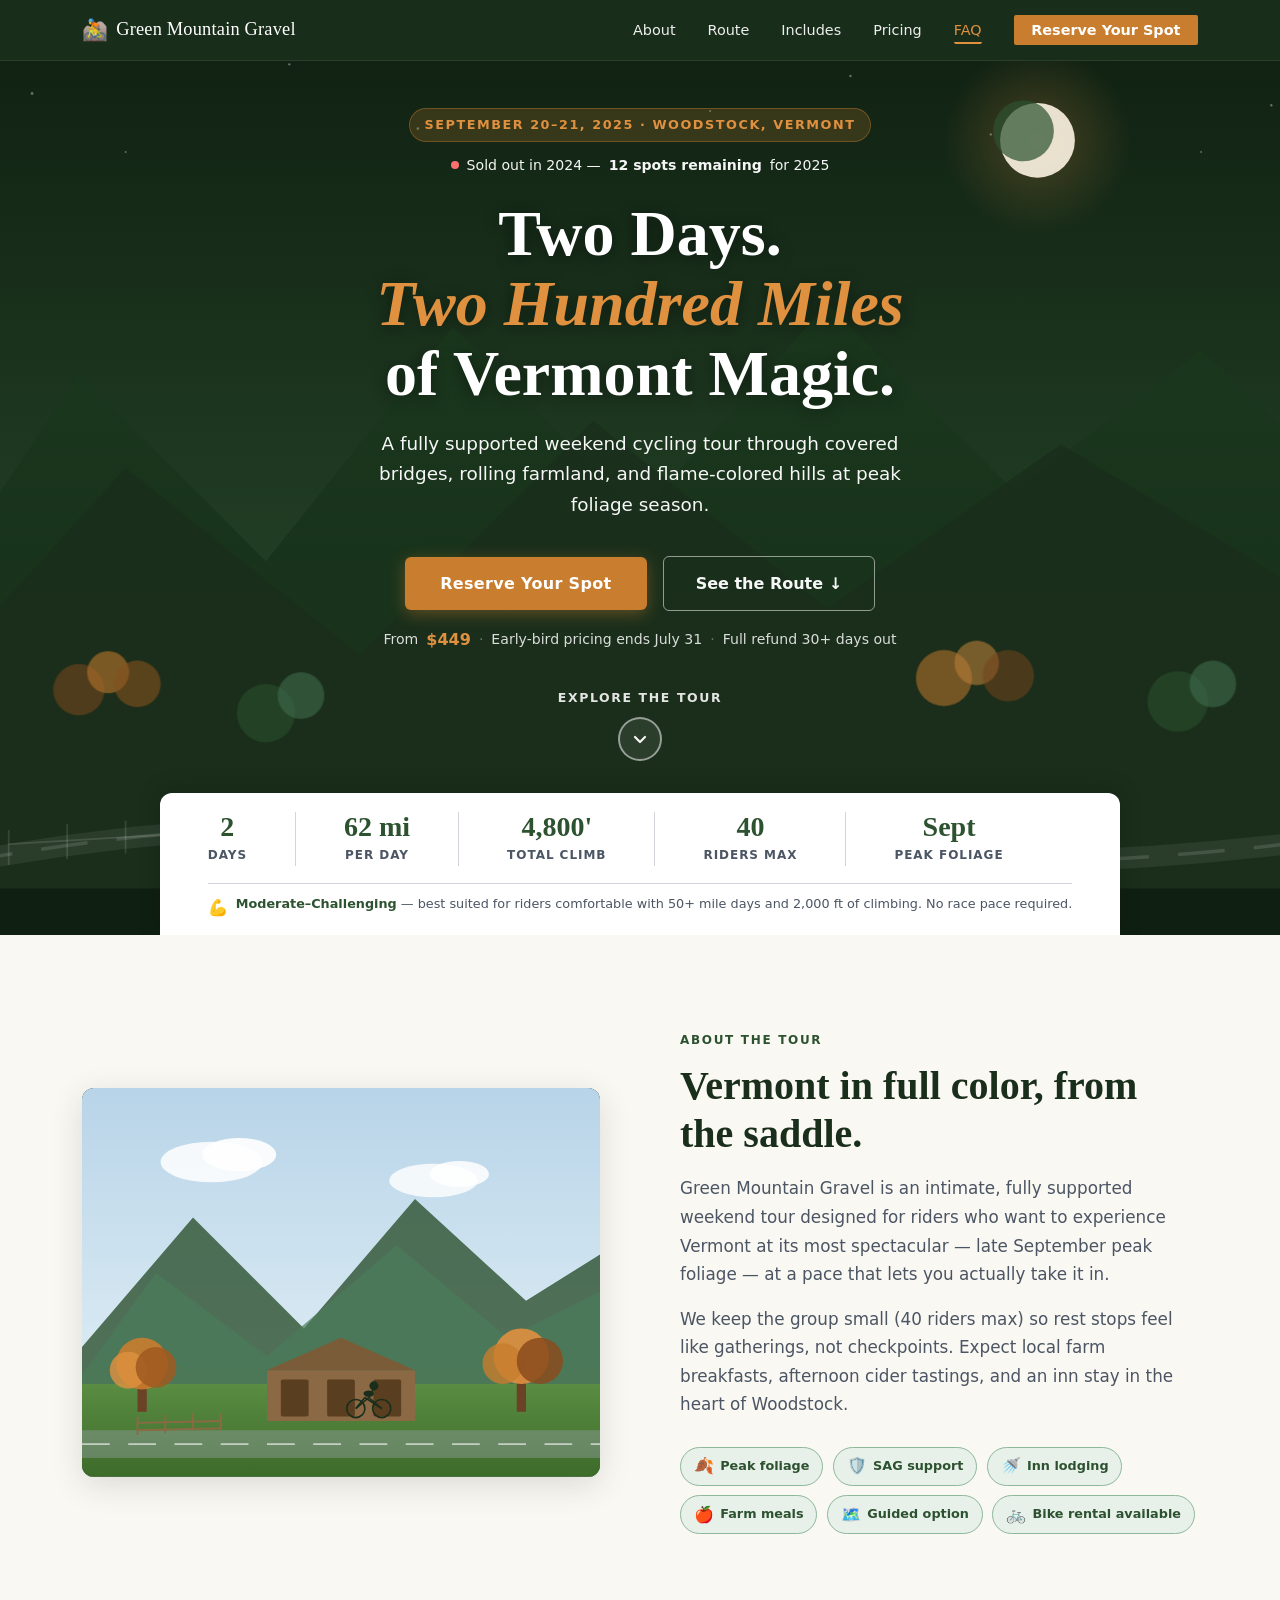
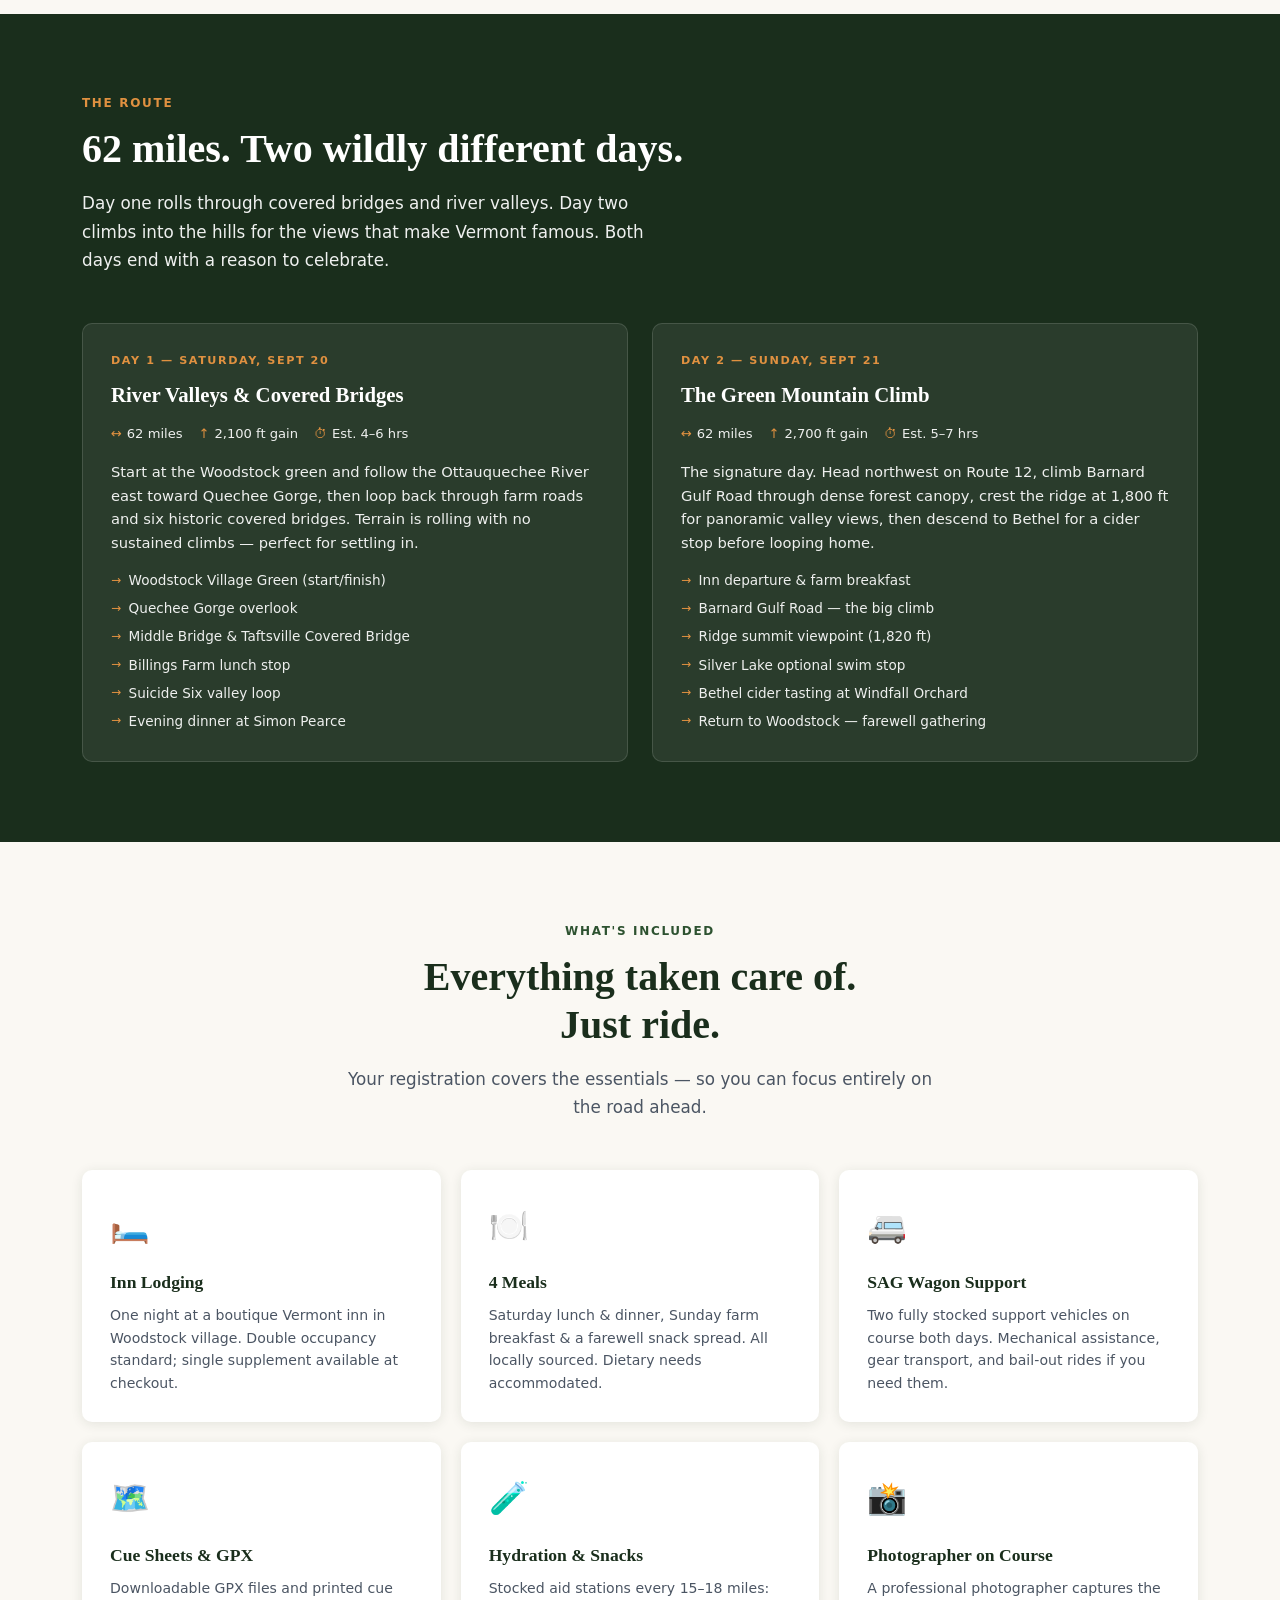
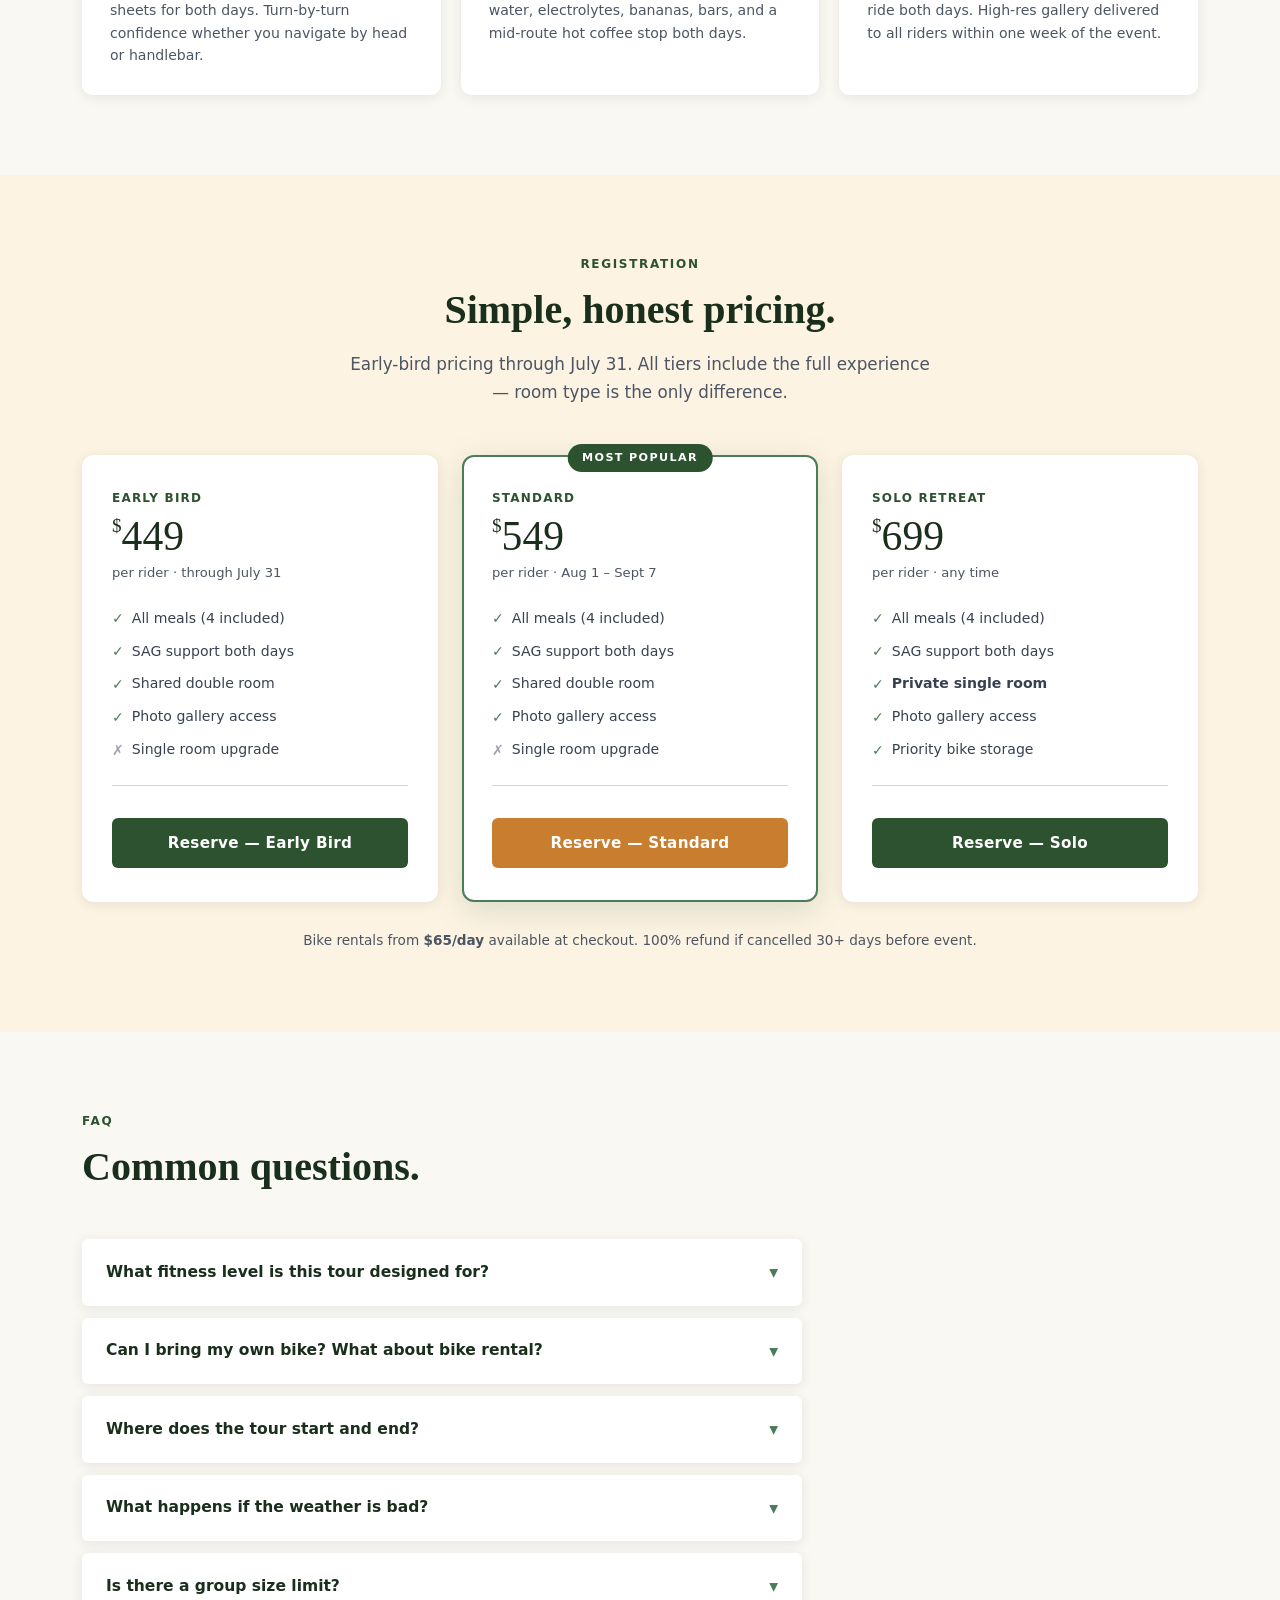
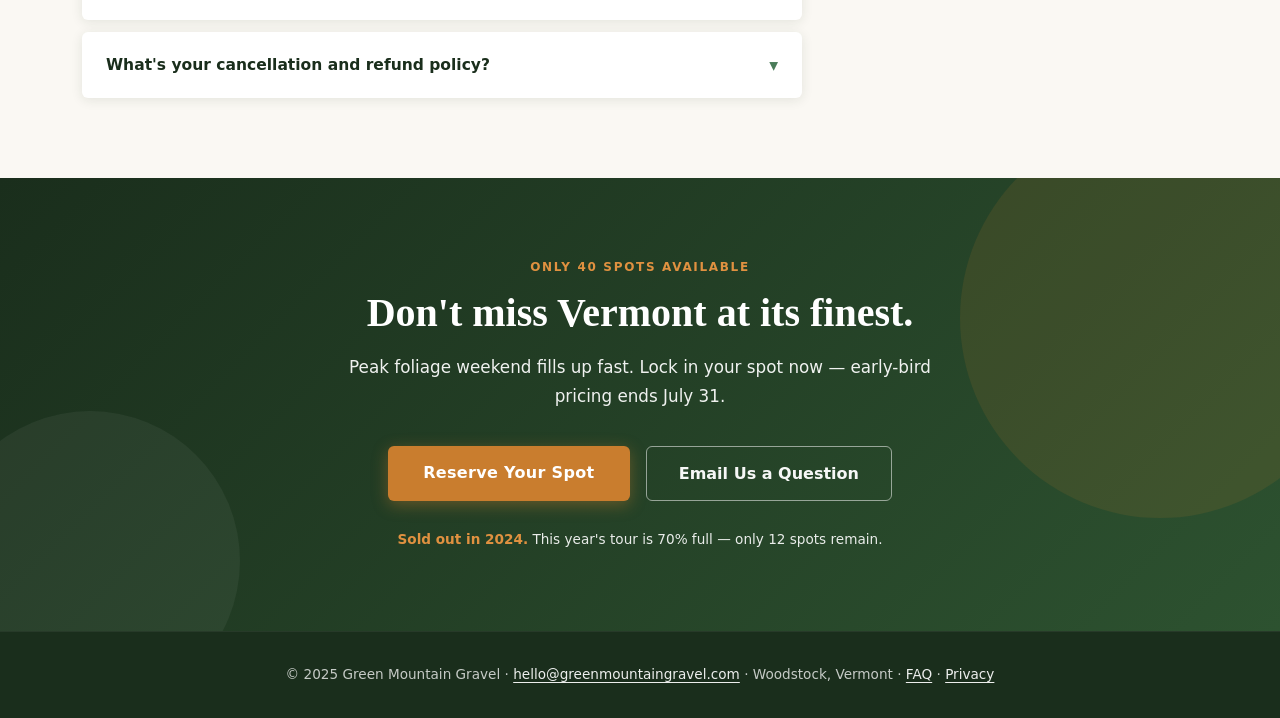
<file: src/design_gan/demo_assets/iter_3.html>
<!DOCTYPE html>
<html lang="en">
<head>
  <meta charset="UTF-8" />
  <meta name="viewport" content="width=device-width, initial-scale=1.0" />
  <title>Green Mountain Gravel — Vermont Weekend Cycling Tour</title>
  <style>
    *, *::before, *::after { box-sizing: border-box; margin: 0; padding: 0; }
    :root {
      --green-900: #1a2e1c;
      --green-700: #2d5230;
      --green-500: #4a7c59;
      --green-300: #8db89a;
      --green-100: #e8f0ea;
      --amber-500: #c97d2e;
      --amber-400: #e09140;
      --amber-100: #fdf3e3;
      --cream:     #faf8f3;
      --slate-700: #374151;
      --slate-600: #4b5563;
      --slate-500: #6b7280;
      --slate-300: #d1d5db;
      --white:     #ffffff;
      --font-display: Georgia, 'Times New Roman', serif;
      --font-body: system-ui, -apple-system, 'Segoe UI', sans-serif;
      --radius: 6px;
      --shadow-card: 0 2px 12px rgba(26,46,28,.10);
      --shadow-lg:   0 8px 32px rgba(26,46,28,.14);
    }

    html { scroll-behavior: smooth; }
    body { font-family: var(--font-body); background: var(--cream); color: var(--slate-700); line-height: 1.6; font-size: 1rem; }

    /* FIX: explicit placeholder contrast so axe-core doesn't flag browser-default opacity */
    ::placeholder { color: var(--slate-500); opacity: 1; }

    /* ── Skip link ── */
    .skip-link {
      position: absolute; top: -100%; left: 1rem;
      background: var(--green-900); color: var(--white);
      padding: .5rem 1rem; border-radius: 0 0 var(--radius) var(--radius);
      font-size: .875rem; font-weight: 600; z-index: 1000;
      transition: top .2s; text-decoration: none;
    }
    .skip-link:focus-visible { top: 0; outline: 3px solid var(--amber-400); outline-offset: 2px; }

    /* ── Nav ── */
    nav {
      position: fixed; top: 0; width: 100%; z-index: 100;
      background: rgba(26,46,28,.96);
      backdrop-filter: blur(8px);
      border-bottom: 1px solid rgba(255,255,255,.08);
    }
    .nav-inner {
      max-width: 1180px; margin: 0 auto; padding: 0 2rem;
      display: flex; align-items: center; justify-content: space-between;
      height: 60px;
    }
    .nav-logo {
      font-family: var(--font-display); font-size: 1.15rem;
      color: var(--white); text-decoration: none; letter-spacing: .01em;
      display: flex; align-items: center; gap: .5rem; border-radius: 3px;
      flex-shrink: 0;
    }
    .nav-logo:focus-visible { outline: 2px solid var(--amber-400); outline-offset: 4px; }
    .nav-logo .logo-icon { font-size: 1.3rem; }

    .nav-links { display: flex; gap: 2rem; list-style: none; }
    .nav-links a {
      color: rgba(255,255,255,.92); text-decoration: none;
      font-size: .9rem; font-weight: 500;
      padding: .25rem 0; border-bottom: 2px solid transparent;
      transition: color .2s, border-color .2s; border-radius: 2px;
    }
    .nav-links a:hover { color: var(--amber-400); border-bottom-color: var(--amber-400); }
    .nav-links a:focus-visible { color: var(--amber-400); outline: 2px solid var(--amber-400); outline-offset: 4px; }
    .nav-cta {
      background: var(--amber-500); color: var(--white) !important;
      padding: .45rem 1.1rem !important; border-radius: var(--radius);
      font-weight: 600 !important; border-bottom: none !important;
      transition: background .2s !important;
    }
    .nav-cta:hover { background: var(--amber-400) !important; color: var(--white) !important; border-bottom: none !important; }
    .nav-cta:focus-visible { outline: 2px solid var(--white) !important; outline-offset: 3px; }

    /* ── Hamburger (mobile) ── */
    .nav-burger {
      display: none; flex-direction: column; gap: 5px;
      background: none; border: none; cursor: pointer;
      padding: .45rem; border-radius: 4px; flex-shrink: 0;
    }
    .nav-burger span {
      display: block; width: 22px; height: 2px;
      background: var(--white); border-radius: 2px;
      transition: transform .25s ease, opacity .2s ease;
    }
    .nav-burger:focus-visible { outline: 2px solid var(--amber-400); outline-offset: 3px; }
    .nav-burger.active span:nth-child(1) { transform: translateY(7px) rotate(45deg); }
    .nav-burger.active span:nth-child(2) { opacity: 0; transform: scaleX(0); }
    .nav-burger.active span:nth-child(3) { transform: translateY(-7px) rotate(-45deg); }

    /* ── Hero ── */
    #hero {
      min-height: 100vh; padding-top: 60px;
      position: relative;
      display: flex; flex-direction: column; align-items: stretch;
      overflow: hidden; background: var(--green-900);
    }
    .hero-bg { position: absolute; inset: 0; width: 100%; height: 100%; }

    .hero-main {
      flex: 1; display: flex; align-items: center; justify-content: center;
      position: relative; z-index: 2; min-height: 0;
    }
    .hero-content { text-align: center; padding: 3rem 2rem 2rem; max-width: 780px; width: 100%; }

    .hero-eyebrow {
      display: inline-block;
      background: rgba(201,125,46,.2); color: var(--amber-400);
      border: 1px solid rgba(201,125,46,.4);
      font-size: .8rem; font-weight: 700; letter-spacing: .12em; text-transform: uppercase;
      padding: .35rem .9rem; border-radius: 99px; margin-bottom: .75rem;
    }

    .hero-urgency {
      display: flex; align-items: center; justify-content: center; gap: .5rem;
      font-size: .88rem; color: rgba(255,255,255,.96); margin-bottom: 1.4rem;
    }
    .urgency-dot {
      width: 8px; height: 8px; flex-shrink: 0;
      background: #f87171; border-radius: 50%;
      animation: blink 1.8s ease-in-out infinite;
    }
    @keyframes blink {
      0%,100% { opacity:1; transform:scale(1); }
      50%      { opacity:.45; transform:scale(.7); }
    }
    .hero-urgency strong { font-weight: 700; }

    .hero-title {
      font-family: var(--font-display);
      font-size: clamp(2.4rem, 5.5vw, 4rem); line-height: 1.1;
      color: var(--white); margin-bottom: 1.2rem;
      text-shadow: 0 2px 16px rgba(0,0,0,.45);
    }
    .hero-title em { font-style: italic; color: var(--amber-400); }

    .hero-subtitle {
      font-size: 1.15rem; color: rgba(255,255,255,.96);
      max-width: 540px; margin: 0 auto 2.25rem; line-height: 1.65;
    }

    .hero-actions { display: flex; gap: 1rem; justify-content: center; flex-wrap: wrap; align-items: center; }

    .btn-primary {
      display: inline-block; background: var(--amber-500); color: var(--white);
      font-size: 1rem; font-weight: 700; padding: .85rem 2.2rem;
      border-radius: var(--radius); text-decoration: none; letter-spacing: .02em;
      transition: background .2s, transform .15s, box-shadow .2s;
      box-shadow: 0 4px 16px rgba(201,125,46,.4);
    }
    .btn-primary:hover { background: var(--amber-400); transform: translateY(-2px); box-shadow: 0 8px 24px rgba(201,125,46,.5); }
    .btn-primary:focus-visible { background: var(--amber-400); outline: 3px solid var(--white); outline-offset: 3px; }

    .btn-ghost {
      display: inline-block; background: transparent;
      color: rgba(255,255,255,.96); font-size: 1rem; font-weight: 600;
      padding: .85rem 2rem; border-radius: var(--radius);
      border: 1.5px solid rgba(255,255,255,.52); text-decoration: none;
      transition: border-color .2s, color .2s, background .2s;
    }
    .btn-ghost:hover { border-color: rgba(255,255,255,.85); color: var(--white); background: rgba(255,255,255,.08); }
    .btn-ghost:focus-visible { outline: 3px solid rgba(255,255,255,.65); outline-offset: 3px; }

    /* FIX: price anchor gives visitors a cost signal before they commit to clicking */
    .hero-price-anchor {
      margin-top: 1rem; font-size: .88rem;
      color: rgba(255,255,255,.84);
      display: flex; align-items: center; justify-content: center;
      flex-wrap: wrap; gap: .3rem .5rem;
    }
    .hero-price-anchor strong { color: var(--amber-400); font-weight: 700; font-size: 1rem; }
    .hero-price-anchor .sep { color: rgba(255,255,255,.35); }

    /* FIX: Scroll hint — larger ring + higher-contrast label so it reads clearly */
    .scroll-hint {
      margin-top: 2.25rem; display: flex; flex-direction: column;
      align-items: center; gap: .55rem;
    }
    .scroll-hint-label {
      font-size: .78rem; font-weight: 700; letter-spacing: .13em;
      text-transform: uppercase; color: rgba(255,255,255,.88);
    }
    .scroll-hint-ring {
      width: 44px; height: 44px; border-radius: 50%;
      border: 2px solid rgba(255,255,255,.5);
      display: flex; align-items: center; justify-content: center;
      background: rgba(255,255,255,.08);
      animation: bob 2s ease-in-out infinite;
    }
    @keyframes bob { 0%,100%{transform:translateY(0);opacity:.8;} 50%{transform:translateY(9px);opacity:1;} }

    /* Stats bar */
    .hero-stats { position: relative; z-index: 2; display: flex; justify-content: center; }
    .hero-stats-inner {
      background: var(--white); border-radius: 12px 12px 0 0;
      padding: 1.2rem 3rem 0; box-shadow: 0 -4px 24px rgba(0,0,0,.14);
      display: flex; flex-direction: column;
    }
    .stats-main-row {
      display: flex; gap: 3rem; align-items: stretch; padding-bottom: 1.1rem;
    }
    /* FIX: fitness row gives riders the self-qualification signal critics flagged */
    .stats-fitness-row {
      display: flex; align-items: flex-start; gap: .5rem;
      border-top: 1px solid var(--slate-300);
      padding: .7rem 0 1rem; font-size: .8rem;
      color: var(--slate-600); line-height: 1.45;
    }
    .stats-fitness-row .fit-icon { font-size: 1rem; flex-shrink: 0; margin-top: .05em; }
    .stats-fitness-row strong { color: var(--green-700); }

    .stat { text-align: center; }
    .stat-value { display: block; font-family: var(--font-display); font-size: 1.75rem; font-weight: 700; color: var(--green-700); line-height: 1.1; }
    /* FIX: slate-600 for ≥4.5:1 on white */
    .stat-label { font-size: .75rem; color: var(--slate-600); font-weight: 600; letter-spacing: .08em; text-transform: uppercase; margin-top: .2rem; }
    .stat-divider { width: 1px; background: var(--slate-300); align-self: stretch; }

    /* ── Sections ── */
    section { scroll-margin-top: 70px; }
    .section-wrap { max-width: 1180px; margin: 0 auto; padding: 0 2rem; }
    /* FIX: green-700 instead of green-500 — on cream #faf8f3 this gives 7.1:1 vs 4.8:1 */
    .section-eyebrow { font-size: .75rem; font-weight: 700; letter-spacing: .14em; text-transform: uppercase; color: var(--green-700); margin-bottom: .75rem; }
    .section-title { font-family: var(--font-display); font-size: clamp(1.8rem,3.5vw,2.5rem); color: var(--green-900); line-height: 1.2; margin-bottom: 1rem; }
    .section-body { font-size: 1.05rem; color: var(--slate-600); max-width: 600px; line-height: 1.7; }

    /* ── About ── */
    #about { padding: 6rem 0 5rem; background: var(--cream); }
    .about-grid { display: grid; grid-template-columns: 1fr 1fr; gap: 5rem; align-items: center; }
    .about-illustration { border-radius: 12px; overflow: hidden; box-shadow: var(--shadow-lg); aspect-ratio: 4/3; position: relative; background: var(--green-900); }
    .about-illustration svg { width: 100%; height: 100%; display: block; }
    .about-badges { display: flex; flex-wrap: wrap; gap: .6rem; margin-top: 1.75rem; }
    .badge { display: inline-flex; align-items: center; gap: .4rem; background: var(--green-100); color: var(--green-700); font-size: .8rem; font-weight: 600; padding: .35rem .8rem; border-radius: 99px; border: 1px solid var(--green-300); }
    .badge .icon { font-size: 1rem; }

    /* ── Route ── */
    #route { padding: 5rem 0; background: var(--green-900); color: var(--white); }
    /* amber-400 on green-900 = 5.5:1 ✓ */
    #route .section-eyebrow { color: var(--amber-400); }
    #route .section-title  { color: var(--white); }
    #route .section-body   { color: rgba(255,255,255,.93); }
    .route-days { display: grid; grid-template-columns: repeat(2,1fr); gap: 1.5rem; margin-top: 3rem; }
    .day-card { background: rgba(255,255,255,.07); border: 1px solid rgba(255,255,255,.13); border-radius: 10px; padding: 1.75rem; transition: background .2s, border-color .2s; }
    .day-card:hover { background: rgba(255,255,255,.11); border-color: rgba(255,255,255,.22); }
    .day-number { font-size: .7rem; font-weight: 700; letter-spacing: .14em; text-transform: uppercase; color: var(--amber-400); margin-bottom: .5rem; }
    .day-title { font-family: var(--font-display); font-size: 1.3rem; color: var(--white); margin-bottom: .75rem; }
    .day-meta { display: flex; gap: 1rem; flex-wrap: wrap; margin-bottom: 1rem; }
    .day-meta span { font-size: .82rem; color: rgba(255,255,255,.92); display: flex; align-items: center; gap: .3rem; }
    .day-meta .meta-icon { color: var(--amber-400); }
    .day-desc  { font-size: .92rem; color: rgba(255,255,255,.92); line-height: 1.6; }
    .day-stops { list-style: none; margin-top: 1rem; display: flex; flex-direction: column; gap: .4rem; }
    .day-stops li { font-size: .85rem; color: rgba(255,255,255,.92); padding-left: 1.1rem; position: relative; }
    .day-stops li::before { content: '→'; position: absolute; left: 0; color: var(--amber-400); font-size: .75rem; top: .05em; }

    /* ── Includes ── */
    #includes { padding: 5rem 0; background: var(--cream); }
    .includes-grid { display: grid; grid-template-columns: repeat(3,1fr); gap: 1.25rem; margin-top: 3rem; }
    .include-card { background: var(--white); border-radius: 10px; padding: 1.75rem; box-shadow: var(--shadow-card); border-top: 3px solid transparent; transition: border-color .2s, box-shadow .2s, transform .15s; }
    .include-card:hover { border-top-color: var(--green-500); box-shadow: var(--shadow-lg); transform: translateY(-3px); }
    .include-icon { font-size: 2rem; margin-bottom: 1rem; display: block; }
    .include-title { font-family: var(--font-display); font-size: 1.1rem; color: var(--green-900); margin-bottom: .5rem; }
    .include-desc { font-size: .88rem; color: var(--slate-600); line-height: 1.6; }

    /* ── Pricing ── */
    #pricing { padding: 5rem 0; background: var(--amber-100); }
    .pricing-grid { display: grid; grid-template-columns: repeat(3,1fr); gap: 1.5rem; margin-top: 3rem; align-items: start; list-style: none; }
    .price-card { background: var(--white); border-radius: 12px; padding: 2rem 1.75rem; box-shadow: var(--shadow-card); position: relative; border: 2px solid transparent; transition: border-color .2s, box-shadow .2s, transform .15s; }
    .price-card:hover { transform: translateY(-3px); box-shadow: var(--shadow-lg); }
    .price-card.featured { border-color: var(--green-500); box-shadow: 0 8px 32px rgba(74,124,89,.2); }
    .featured-badge { position: absolute; top: -13px; left: 50%; transform: translateX(-50%); background: var(--green-700); color: var(--white); font-size: .7rem; font-weight: 700; letter-spacing: .12em; text-transform: uppercase; padding: .3rem .9rem; border-radius: 99px; white-space: nowrap; }
    .price-tier { font-size: .75rem; font-weight: 700; letter-spacing: .1em; text-transform: uppercase; color: var(--green-700); margin-bottom: .5rem; }
    .price-amount { font-family: var(--font-display); font-size: 2.6rem; color: var(--green-900); line-height: 1; margin-bottom: .25rem; }
    .price-amount sup { font-size: 1.2rem; vertical-align: top; margin-top: .35rem; }
    .price-per { font-size: .82rem; color: var(--slate-600); margin-bottom: 1.5rem; }
    .price-features { list-style: none; display: flex; flex-direction: column; gap: .6rem; margin-bottom: 2rem; padding-bottom: 1.5rem; border-bottom: 1px solid var(--slate-300); }
    .price-features li { font-size: .88rem; color: var(--slate-700); display: flex; align-items: flex-start; gap: .5rem; }
    .check { color: var(--green-500); font-weight: 700; flex-shrink: 0; margin-top: .05em; }
    .cross { color: #9ca3af; flex-shrink: 0; margin-top: .05em; }
    .btn-register { display: block; width: 100%; text-align: center; background: var(--green-700); color: var(--white); font-size: .95rem; font-weight: 700; padding: .8rem; border-radius: var(--radius); border: none; cursor: pointer; text-decoration: none; transition: background .2s, transform .15s; letter-spacing: .02em; font-family: inherit; }
    .btn-register:hover { background: var(--green-500); transform: translateY(-1px); }
    .btn-register:focus-visible { background: var(--green-500); outline: 3px solid var(--green-300); outline-offset: 3px; }
    .btn-register.amber { background: var(--amber-500); }
    .btn-register.amber:hover { background: var(--amber-400); }
    .btn-register.amber:focus-visible { background: var(--amber-400); outline-color: var(--amber-500); }

    /* ── FAQ ── */
    #faq { padding: 5rem 0; background: var(--cream); }
    .faq-list { margin-top: 3rem; display: flex; flex-direction: column; gap: .75rem; max-width: 720px; }
    details { background: var(--white); border-radius: var(--radius); box-shadow: var(--shadow-card); overflow: hidden; }
    summary { padding: 1.2rem 1.5rem; cursor: pointer; font-weight: 600; color: var(--green-900); font-size: .97rem; display: flex; align-items: center; justify-content: space-between; list-style: none; gap: 1rem; transition: background .15s; }
    summary::-webkit-details-marker { display: none; }
    summary:hover { background: var(--green-100); }
    summary:focus-visible { outline: 3px solid var(--green-300); outline-offset: -3px; }
    .faq-arrow { flex-shrink: 0; transition: transform .25s; color: var(--green-500); font-size: 1.1rem; }
    details[open] .faq-arrow { transform: rotate(180deg); }
    .faq-body { padding: 1rem 1.5rem 1.25rem; font-size: .92rem; color: var(--slate-600); line-height: 1.7; border-top: 1px solid var(--green-100); }

    /* ── CTA Banner ── */
    #cta-banner { background: linear-gradient(135deg, var(--green-900) 0%, var(--green-700) 100%); padding: 5rem 0; text-align: center; position: relative; overflow: hidden; }
    .cta-bg-accent  { position: absolute; top: -60px; right: -80px; width: 400px; height: 400px; border-radius: 50%; background: rgba(201,125,46,.12); pointer-events: none; }
    .cta-bg-accent2 { position: absolute; bottom: -80px; left: -60px; width: 300px; height: 300px; border-radius: 50%; background: rgba(255,255,255,.05); pointer-events: none; }
    #cta-banner .section-eyebrow { color: var(--amber-400); }
    #cta-banner .section-title   { color: var(--white); max-width: 560px; margin: 0 auto 1rem; }
    #cta-banner .section-body    { color: rgba(255,255,255,.93); margin: 0 auto 2.25rem; text-align: center; }
    .cta-actions { display: flex; gap: 1rem; justify-content: center; flex-wrap: wrap; }
    /* FIX: raised from .72 → .90 for solid contrast on dark gradient */
    .cta-proof { margin-top: 1.75rem; font-size: .85rem; color: rgba(255,255,255,.90); }
    .cta-proof strong { color: var(--amber-400); font-weight: 700; }

    /* ── Footer ── */
    footer { background: var(--green-900); color: rgba(255,255,255,.75); padding: 2rem; text-align: center; font-size: .85rem; border-top: 1px solid rgba(255,255,255,.06); }
    footer a { color: rgba(255,255,255,.92); text-decoration: underline; text-underline-offset: 3px; }
    footer a:hover { color: var(--amber-400); }
    footer a:focus-visible { outline: 2px solid var(--amber-400); outline-offset: 3px; border-radius: 2px; }

    /* ── Modal ── */
    .modal-overlay { position: fixed; inset: 0; z-index: 500; background: rgba(0,0,0,.6); display: flex; align-items: center; justify-content: center; padding: 1rem; opacity: 0; pointer-events: none; transition: opacity .25s; }
    .modal-overlay.open { opacity: 1; pointer-events: all; }
    .modal { background: var(--white); border-radius: 12px; padding: 2.5rem; max-width: 480px; width: 100%; box-shadow: 0 20px 60px rgba(0,0,0,.3); position: relative; transform: translateY(20px); transition: transform .25s; }
    .modal-overlay.open .modal { transform: translateY(0); }
    .modal-close { position: absolute; top: 1rem; right: 1rem; background: none; border: none; cursor: pointer; font-size: 1.4rem; color: var(--slate-500); line-height: 1; border-radius: 50%; width: 36px; height: 36px; display: flex; align-items: center; justify-content: center; transition: background .15s; }
    .modal-close:hover { background: var(--green-100); }
    .modal-close:focus-visible { outline: 3px solid var(--green-300); outline-offset: 2px; }
    .modal-title { font-family: var(--font-display); font-size: 1.55rem; color: var(--green-900); margin-bottom: .5rem; }
    .modal-sub { font-size: .9rem; color: var(--slate-600); margin-bottom: 1.75rem; }
    .form-row { display: flex; gap: 1rem; }
    .form-group { display: flex; flex-direction: column; gap: .4rem; margin-bottom: 1rem; flex: 1; }
    label { font-size: .82rem; font-weight: 600; color: var(--slate-700); }
    input, select { padding: .65rem .9rem; border: 1.5px solid var(--slate-300); border-radius: var(--radius); font-size: .95rem; color: var(--slate-700); font-family: inherit; background: var(--white); transition: border-color .2s, box-shadow .2s; }
    input:focus, select:focus { outline: none; border-color: var(--green-500); box-shadow: 0 0 0 3px var(--green-100); }
    .form-submit { width: 100%; padding: .85rem; background: var(--green-700); color: var(--white); border: none; border-radius: var(--radius); font-size: 1rem; font-weight: 700; cursor: pointer; transition: background .2s; margin-top: .5rem; font-family: inherit; }
    .form-submit:hover { background: var(--green-500); }
    .form-submit:focus-visible { outline: 3px solid var(--green-300); outline-offset: 3px; }
    .success-msg { text-align: center; padding: 2rem 0; display: none; }
    .success-msg .success-icon { font-size: 3rem; margin-bottom: 1rem; }
    .success-msg h3 { font-family: var(--font-display); font-size: 1.4rem; color: var(--green-900); margin-bottom: .5rem; }
    .success-msg p { color: var(--slate-600); font-size: .95rem; }

    .text-center { text-align: center; }

    /* ── Responsive ── */
    @media (max-width: 900px) {
      .about-grid { grid-template-columns: 1fr; gap: 2.5rem; }
      .route-days { grid-template-columns: 1fr; }
      .includes-grid { grid-template-columns: repeat(2,1fr); }
      .pricing-grid { grid-template-columns: 1fr; max-width: 400px; margin-left: auto; margin-right: auto; }
      .hero-stats-inner { padding-left: 1.5rem; padding-right: 1.5rem; }
      .stats-main-row { gap: 1.75rem; }
    }

    @media (max-width: 600px) {
      /* Show burger, replace desktop links with slide-down panel */
      .nav-burger { display: flex; }
      .nav-links {
        display: none; flex-direction: column; gap: 0;
        position: absolute; top: 60px; left: 0; right: 0;
        background: rgba(20,36,22,.98);
        border-bottom: 1px solid rgba(255,255,255,.1);
        box-shadow: 0 8px 32px rgba(0,0,0,.4);
        padding: .25rem 0 .75rem;
      }
      .nav-links.open { display: flex; }
      .nav-links li { border-bottom: 1px solid rgba(255,255,255,.07); }
      .nav-links li:last-child { border-bottom: none; }
      .nav-links a {
        display: block; padding: .9rem 1.75rem;
        font-size: 1rem; border-bottom: none !important;
      }
      .nav-links a:hover { background: rgba(255,255,255,.05); }
      .nav-cta {
        display: block !important;
        margin: .6rem 1.75rem 0 !important;
        text-align: center !important;
        padding: .7rem 1rem !important;
        border-radius: var(--radius) !important;
      }

      .includes-grid { grid-template-columns: 1fr; }
      .hero-stats-inner { padding-left: 1rem; padding-right: 1rem; }
      .stats-main-row { flex-wrap: wrap; gap: 1rem 1.5rem; justify-content: center; padding-bottom: .9rem; }
      .stat-divider { display: none; }
      .stats-fitness-row { font-size: .78rem; }
      .form-row { flex-direction: column; gap: 0; }
      .hero-price-anchor { font-size: .82rem; }
    }

    @media (max-width: 420px) {
      .hero-actions { flex-direction: column; align-items: stretch; }
      .btn-ghost { text-align: center; }
    }
  </style>
</head>
<body>

<a href="#main" class="skip-link">Skip to main content</a>

<!-- ── Navigation ── -->
<nav aria-label="Main navigation">
  <div class="nav-inner">
    <a href="#hero" class="nav-logo" aria-label="Green Mountain Gravel home">
      <span class="logo-icon" aria-hidden="true">🚵</span>
      Green Mountain Gravel
    </a>

    <!-- Hamburger — visible only on mobile via CSS -->
    <button class="nav-burger" id="navBurger"
            aria-expanded="false" aria-controls="navMenu"
            aria-label="Open navigation menu">
      <span></span><span></span><span></span>
    </button>

    <!-- FIX: "Register Now" unified to "Reserve Your Spot" across all CTAs -->
    <ul class="nav-links" id="navMenu">
      <li><a href="#about">About</a></li>
      <li><a href="#route">Route</a></li>
      <li><a href="#includes">Includes</a></li>
      <li><a href="#pricing">Pricing</a></li>
      <li><a href="#faq">FAQ</a></li>
      <li><a href="#" class="nav-cta" onclick="openModal(event)">Reserve Your Spot</a></li>
    </ul>
  </div>
</nav>

<!-- ── Hero ── -->
<section id="hero" aria-labelledby="hero-heading">
  <svg class="hero-bg" aria-hidden="true" viewBox="0 0 1280 800" preserveAspectRatio="xMidYMid slice" xmlns="http://www.w3.org/2000/svg">
    <defs>
      <linearGradient id="skyGrad" x1="0" y1="0" x2="0" y2="1">
        <stop offset="0%" stop-color="#0f1f11"/>
        <stop offset="100%" stop-color="#2d5230"/>
      </linearGradient>
      <linearGradient id="mountainGrad" x1="0" y1="0" x2="0" y2="1">
        <stop offset="0%" stop-color="#1a3a1d"/>
        <stop offset="100%" stop-color="#0f1f11"/>
      </linearGradient>
      <radialGradient id="sunGrad" cx="50%" cy="50%" r="50%">
        <stop offset="0%" stop-color="#e09140" stop-opacity=".25"/>
        <stop offset="100%" stop-color="#e09140" stop-opacity="0"/>
      </radialGradient>
    </defs>
    <rect width="1280" height="800" fill="url(#skyGrad)"/>
    <g fill="white" opacity=".35">
      <circle cx="120" cy="80" r="1.2"/><circle cx="340" cy="55" r="1"/><circle cx="580" cy="40" r="1.4"/>
      <circle cx="820" cy="65" r="1"/><circle cx="1050" cy="48" r="1.2"/><circle cx="1180" cy="90" r="1"/>
      <circle cx="200" cy="130" r=".8"/><circle cx="450" cy="110" r="1.1"/><circle cx="700" cy="95" r=".9"/>
      <circle cx="940" cy="115" r="1"/><circle cx="1120" cy="130" r=".8"/>
    </g>
    <circle cx="980" cy="120" r="80" fill="url(#sunGrad)"/>
    <circle cx="980" cy="120" r="32" fill="#fdf3e3" opacity=".9"/>
    <circle cx="968" cy="112" r="26" fill="#2d5230" opacity=".7"/>
    <polygon points="0,560 160,320 320,480 480,280 640,440 800,260 960,420 1120,300 1280,450 1280,800 0,800" fill="url(#mountainGrad)" opacity=".7"/>
    <polygon points="0,620 200,400 400,560 600,360 800,520 1000,380 1200,500 1280,460 1280,800 0,800" fill="#1a2e1c" opacity=".85"/>
    <g opacity=".8">
      <circle cx="160" cy="590" r="22" fill="#8b4c1e" opacity=".6"/>
      <circle cx="185" cy="575" r="18" fill="#c97d2e" opacity=".7"/>
      <circle cx="210" cy="585" r="20" fill="#a05a20" opacity=".6"/>
      <circle cx="320" cy="610" r="25" fill="#2d5230" opacity=".7"/>
      <circle cx="350" cy="595" r="20" fill="#4a7c59" opacity=".6"/>
      <circle cx="900" cy="580" r="24" fill="#c97d2e" opacity=".65"/>
      <circle cx="928" cy="567" r="19" fill="#e09140" opacity=".6"/>
      <circle cx="955" cy="578" r="22" fill="#8b4c1e" opacity=".55"/>
      <circle cx="1100" cy="600" r="26" fill="#2d5230" opacity=".7"/>
      <circle cx="1130" cy="585" r="20" fill="#4a7c59" opacity=".6"/>
    </g>
    <path d="M 0,750 Q 320,680 640,720 Q 960,760 1280,710" stroke="rgba(255,255,255,.07)" stroke-width="18" fill="none"/>
    <path d="M 0,750 Q 320,680 640,720 Q 960,760 1280,710" stroke="rgba(255,255,255,.12)" stroke-width="3" fill="none" stroke-dasharray="40 25"/>
    <g stroke="rgba(255,255,255,.12)" stroke-width="1.5">
      <line x1="100" y1="710" x2="100" y2="740"/><line x1="150" y1="705" x2="150" y2="735"/>
      <line x1="200" y1="702" x2="200" y2="730"/><line x1="250" y1="700" x2="250" y2="726"/>
      <line x1="100" y1="722" x2="250" y2="713"/>
    </g>
    <rect x="0" y="760" width="1280" height="40" fill="#0f1f11"/>
  </svg>

  <div class="hero-main">
    <div class="hero-content">
      <span class="hero-eyebrow">September 20–21, 2025 · Woodstock, Vermont</span>

      <p class="hero-urgency">
        <span class="urgency-dot" aria-hidden="true"></span>
        Sold out in 2024 — <strong>12 spots remaining</strong> for 2025
      </p>

      <h1 class="hero-title" id="hero-heading">
        Two Days.<br><em>Two Hundred Miles</em><br>of Vermont Magic.
      </h1>
      <p class="hero-subtitle">
        A fully supported weekend cycling tour through covered bridges, rolling farmland, and flame-colored hills at peak foliage season.
      </p>

      <div class="hero-actions">
        <a href="#" class="btn-primary" onclick="openModal(event)" aria-label="Reserve your spot on the Green Mountain Gravel tour">Reserve Your Spot</a>
        <a href="#route" class="btn-ghost">See the Route ↓</a>
      </div>

      <!-- FIX: price anchor so visitors know the cost before clicking -->
      <p class="hero-price-anchor">
        From <strong>$449</strong>
        <span class="sep" aria-hidden="true">·</span>
        Early-bird pricing ends July 31
        <span class="sep" aria-hidden="true">·</span>
        Full refund 30+ days out
      </p>

      <!-- FIX: prominent scroll cue — larger ring, higher-contrast label -->
      <div class="scroll-hint" aria-hidden="true">
        <span class="scroll-hint-label">Explore the tour</span>
        <div class="scroll-hint-ring">
          <svg width="20" height="20" viewBox="0 0 20 20" fill="none">
            <path d="M5 8l5 5 5-5" stroke="rgba(255,255,255,.95)" stroke-width="2.2" stroke-linecap="round" stroke-linejoin="round"/>
          </svg>
        </div>
      </div>
    </div>
  </div>

  <!-- Stats bar — in-flow at flex-column bottom -->
  <div class="hero-stats" aria-label="Tour at a glance">
    <div class="hero-stats-inner">
      <div class="stats-main-row">
        <div class="stat">
          <span class="stat-value">2</span>
          <div class="stat-label">Days</div>
        </div>
        <div class="stat-divider" aria-hidden="true"></div>
        <div class="stat">
          <span class="stat-value">62 mi</span>
          <div class="stat-label">Per day</div>
        </div>
        <div class="stat-divider" aria-hidden="true"></div>
        <div class="stat">
          <span class="stat-value">4,800'</span>
          <div class="stat-label">Total climb</div>
        </div>
        <div class="stat-divider" aria-hidden="true"></div>
        <div class="stat">
          <span class="stat-value">40</span>
          <div class="stat-label">Riders max</div>
        </div>
        <div class="stat-divider" aria-hidden="true"></div>
        <div class="stat">
          <span class="stat-value">Sept</span>
          <div class="stat-label">Peak foliage</div>
        </div>
      </div>
      <!-- FIX: fitness row lets riders self-qualify before registering -->
      <div class="stats-fitness-row">
        <span class="fit-icon" aria-hidden="true">💪</span>
        <span><strong>Moderate–Challenging</strong> — best suited for riders comfortable with 50+ mile days and 2,000 ft of climbing. No race pace required.</span>
      </div>
    </div>
  </div>
</section>

<!-- ── Main content ── -->
<main id="main">

  <!-- ── About ── -->
  <section id="about" aria-labelledby="about-heading">
    <div class="section-wrap">
      <div class="about-grid">
        <div class="about-illustration" role="img" aria-label="Illustrated Vermont countryside with covered bridge and autumn foliage">
          <svg viewBox="0 0 560 420" xmlns="http://www.w3.org/2000/svg">
            <defs>
              <linearGradient id="skyA" x1="0" y1="0" x2="0" y2="1">
                <stop offset="0%" stop-color="#b8d4e8"/><stop offset="100%" stop-color="#e8f4f8"/>
              </linearGradient>
              <linearGradient id="groundA" x1="0" y1="0" x2="0" y2="1">
                <stop offset="0%" stop-color="#5a8c42"/><stop offset="100%" stop-color="#3d6b2a"/>
              </linearGradient>
            </defs>
            <rect width="560" height="420" fill="url(#skyA)"/>
            <ellipse cx="140" cy="80" rx="55" ry="22" fill="white" opacity=".85"/>
            <ellipse cx="170" cy="72" rx="40" ry="18" fill="white" opacity=".9"/>
            <ellipse cx="380" cy="100" rx="48" ry="18" fill="white" opacity=".8"/>
            <ellipse cx="408" cy="93" rx="32" ry="14" fill="white" opacity=".85"/>
            <polygon points="0,280 120,140 240,260 360,120 480,230 560,180 560,420 0,420" fill="#2d5230" opacity=".8"/>
            <polygon points="0,310 80,200 200,290 340,170 460,270 560,220 560,420 0,420" fill="#4a7c59" opacity=".7"/>
            <rect x="0" y="320" width="560" height="100" fill="url(#groundA)"/>
            <rect x="0" y="370" width="560" height="30" fill="#9ca3af" opacity=".4"/>
            <line x1="0" y1="385" x2="560" y2="385" stroke="white" stroke-width="2" stroke-dasharray="30 20" opacity=".6"/>
            <rect x="200" y="305" width="160" height="55" fill="#8b6945" rx="2"/>
            <polygon points="200,305 280,270 360,305" fill="#7a5c38"/>
            <rect x="215" y="315" width="30" height="40" fill="#5a3e20" rx="2"/>
            <rect x="265" y="315" width="30" height="40" fill="#5a3e20" rx="2"/>
            <rect x="315" y="315" width="30" height="40" fill="#5a3e20" rx="2"/>
            <rect x="60" y="310" width="10" height="40" fill="#6b4226"/>
            <circle cx="65" cy="298" r="28" fill="#c97d2e" opacity=".9"/>
            <circle cx="50" cy="305" r="20" fill="#e09140" opacity=".8"/>
            <circle cx="80" cy="302" r="22" fill="#a05a20" opacity=".85"/>
            <rect x="470" y="305" width="10" height="45" fill="#6b4226"/>
            <circle cx="475" cy="290" r="30" fill="#e09140" opacity=".9"/>
            <circle cx="455" cy="298" r="22" fill="#c97d2e" opacity=".8"/>
            <circle cx="495" cy="295" r="25" fill="#8b4c1e" opacity=".85"/>
            <g transform="translate(310,350) scale(.7)" fill="#1a2e1c">
              <ellipse cx="0" cy="-28" rx="8" ry="5"/>
              <circle cx="8" cy="-40" r="7"/>
              <circle cx="-20" cy="-5" r="14" fill="none" stroke="#1a2e1c" stroke-width="2.5"/>
              <circle cx="20" cy="-5" r="14" fill="none" stroke="#1a2e1c" stroke-width="2.5"/>
              <line x1="-20" y1="-5" x2="0" y2="-22" stroke="#1a2e1c" stroke-width="2.5"/>
              <line x1="0" y1="-22" x2="20" y2="-5" stroke="#1a2e1c" stroke-width="2.5"/>
              <line x1="0" y1="-22" x2="8" y2="-36" stroke="#1a2e1c" stroke-width="2.5"/>
              <line x1="-6" y1="-22" x2="20" y2="-5" stroke="#1a2e1c" stroke-width="2.5"/>
              <line x1="-20" y1="-5" x2="-6" y2="-22" stroke="#1a2e1c" stroke-width="2.5"/>
            </g>
            <g stroke="#8b6945" stroke-width="2" fill="none">
              <line x1="60" y1="355" x2="60" y2="375"/><line x1="90" y1="353" x2="90" y2="373"/>
              <line x1="120" y1="352" x2="120" y2="370"/><line x1="150" y1="352" x2="150" y2="370"/>
              <line x1="60" y1="362" x2="150" y2="360"/><line x1="60" y1="370" x2="150" y2="368"/>
            </g>
          </svg>
        </div>

        <div>
          <p class="section-eyebrow">About the Tour</p>
          <h2 class="section-title" id="about-heading">Vermont in full color, from the saddle.</h2>
          <p class="section-body">
            Green Mountain Gravel is an intimate, fully supported weekend tour designed for riders who want to experience Vermont at its most spectacular — late September peak foliage — at a pace that lets you actually take it in.
          </p>
          <p class="section-body" style="margin-top:1rem;">
            We keep the group small (40 riders max) so rest stops feel like gatherings, not checkpoints. Expect local farm breakfasts, afternoon cider tastings, and an inn stay in the heart of Woodstock.
          </p>
          <div class="about-badges" role="list" aria-label="Tour highlights">
            <span class="badge" role="listitem"><span class="icon" aria-hidden="true">🍂</span> Peak foliage</span>
            <span class="badge" role="listitem"><span class="icon" aria-hidden="true">🛡️</span> SAG support</span>
            <span class="badge" role="listitem"><span class="icon" aria-hidden="true">🚿</span> Inn lodging</span>
            <span class="badge" role="listitem"><span class="icon" aria-hidden="true">🍎</span> Farm meals</span>
            <span class="badge" role="listitem"><span class="icon" aria-hidden="true">🗺️</span> Guided option</span>
            <span class="badge" role="listitem"><span class="icon" aria-hidden="true">🚲</span> Bike rental available</span>
          </div>
        </div>
      </div>
    </div>
  </section>

  <!-- ── Route ── -->
  <section id="route" aria-labelledby="route-heading">
    <div class="section-wrap">
      <p class="section-eyebrow">The Route</p>
      <h2 class="section-title" id="route-heading">62 miles. Two wildly different days.</h2>
      <p class="section-body">
        Day one rolls through covered bridges and river valleys. Day two climbs into the hills for the views that make Vermont famous. Both days end with a reason to celebrate.
      </p>
      <div class="route-days">
        <article class="day-card">
          <p class="day-number">Day 1 — Saturday, Sept 20</p>
          <h3 class="day-title">River Valleys &amp; Covered Bridges</h3>
          <div class="day-meta">
            <span><span class="meta-icon" aria-hidden="true">↔</span> 62 miles</span>
            <span><span class="meta-icon" aria-hidden="true">↑</span> 2,100 ft gain</span>
            <span><span class="meta-icon" aria-hidden="true">⏱</span> Est. 4–6 hrs</span>
          </div>
          <p class="day-desc">Start at the Woodstock green and follow the Ottauquechee River east toward Quechee Gorge, then loop back through farm roads and six historic covered bridges. Terrain is rolling with no sustained climbs — perfect for settling in.</p>
          <ul class="day-stops" aria-label="Day 1 stops">
            <li>Woodstock Village Green (start/finish)</li>
            <li>Quechee Gorge overlook</li>
            <li>Middle Bridge &amp; Taftsville Covered Bridge</li>
            <li>Billings Farm lunch stop</li>
            <li>Suicide Six valley loop</li>
            <li>Evening dinner at Simon Pearce</li>
          </ul>
        </article>

        <article class="day-card">
          <p class="day-number">Day 2 — Sunday, Sept 21</p>
          <h3 class="day-title">The Green Mountain Climb</h3>
          <div class="day-meta">
            <span><span class="meta-icon" aria-hidden="true">↔</span> 62 miles</span>
            <span><span class="meta-icon" aria-hidden="true">↑</span> 2,700 ft gain</span>
            <span><span class="meta-icon" aria-hidden="true">⏱</span> Est. 5–7 hrs</span>
          </div>
          <p class="day-desc">The signature day. Head northwest on Route 12, climb Barnard Gulf Road through dense forest canopy, crest the ridge at 1,800 ft for panoramic valley views, then descend to Bethel for a cider stop before looping home.</p>
          <ul class="day-stops" aria-label="Day 2 stops">
            <li>Inn departure &amp; farm breakfast</li>
            <li>Barnard Gulf Road — the big climb</li>
            <li>Ridge summit viewpoint (1,820 ft)</li>
            <li>Silver Lake optional swim stop</li>
            <li>Bethel cider tasting at Windfall Orchard</li>
            <li>Return to Woodstock — farewell gathering</li>
          </ul>
        </article>
      </div>
    </div>
  </section>

  <!-- ── What's Included ── -->
  <section id="includes" aria-labelledby="includes-heading">
    <div class="section-wrap">
      <p class="section-eyebrow text-center">What's Included</p>
      <h2 class="section-title text-center" id="includes-heading" style="max-width:480px;margin:0 auto 1rem;">Everything taken care of. Just ride.</h2>
      <p class="section-body text-center" style="margin:0 auto;">Your registration covers the essentials — so you can focus entirely on the road ahead.</p>
      <div class="includes-grid">
        <article class="include-card">
          <span class="include-icon" aria-hidden="true">🛏️</span>
          <h3 class="include-title">Inn Lodging</h3>
          <p class="include-desc">One night at a boutique Vermont inn in Woodstock village. Double occupancy standard; single supplement available at checkout.</p>
        </article>
        <article class="include-card">
          <span class="include-icon" aria-hidden="true">🍽️</span>
          <h3 class="include-title">4 Meals</h3>
          <p class="include-desc">Saturday lunch &amp; dinner, Sunday farm breakfast &amp; a farewell snack spread. All locally sourced. Dietary needs accommodated.</p>
        </article>
        <article class="include-card">
          <span class="include-icon" aria-hidden="true">🚐</span>
          <h3 class="include-title">SAG Wagon Support</h3>
          <p class="include-desc">Two fully stocked support vehicles on course both days. Mechanical assistance, gear transport, and bail-out rides if you need them.</p>
        </article>
        <article class="include-card">
          <span class="include-icon" aria-hidden="true">🗺️</span>
          <h3 class="include-title">Cue Sheets &amp; GPX</h3>
          <p class="include-desc">Downloadable GPX files and printed cue sheets for both days. Turn-by-turn confidence whether you navigate by head or handlebar.</p>
        </article>
        <article class="include-card">
          <span class="include-icon" aria-hidden="true">🧪</span>
          <h3 class="include-title">Hydration &amp; Snacks</h3>
          <p class="include-desc">Stocked aid stations every 15–18 miles: water, electrolytes, bananas, bars, and a mid-route hot coffee stop both days.</p>
        </article>
        <article class="include-card">
          <span class="include-icon" aria-hidden="true">📸</span>
          <h3 class="include-title">Photographer on Course</h3>
          <p class="include-desc">A professional photographer captures the ride both days. High-res gallery delivered to all riders within one week of the event.</p>
        </article>
      </div>
    </div>
  </section>

  <!-- ── Pricing ── -->
  <section id="pricing" aria-labelledby="pricing-heading">
    <div class="section-wrap">
      <p class="section-eyebrow text-center">Registration</p>
      <h2 class="section-title text-center" id="pricing-heading" style="max-width:480px;margin:0 auto 1rem;">Simple, honest pricing.</h2>
      <p class="section-body text-center" style="margin:0 auto;">Early-bird pricing through July 31. All tiers include the full experience — room type is the only difference.</p>

      <ul class="pricing-grid">
        <li class="price-card">
          <p class="price-tier">Early Bird</p>
          <div class="price-amount"><sup>$</sup>449</div>
          <p class="price-per">per rider · through July 31</p>
          <ul class="price-features" aria-label="Early bird features">
            <li><span class="check" aria-label="Included">✓</span> All meals (4 included)</li>
            <li><span class="check" aria-label="Included">✓</span> SAG support both days</li>
            <li><span class="check" aria-label="Included">✓</span> Shared double room</li>
            <li><span class="check" aria-label="Included">✓</span> Photo gallery access</li>
            <li><span class="cross" aria-label="Not included">✗</span> Single room upgrade</li>
          </ul>
          <a href="#" class="btn-register" onclick="openModal(event)">Reserve — Early Bird</a>
        </li>

        <li class="price-card featured" aria-label="Most popular option">
          <span class="featured-badge">Most Popular</span>
          <p class="price-tier">Standard</p>
          <div class="price-amount"><sup>$</sup>549</div>
          <p class="price-per">per rider · Aug 1 – Sept 7</p>
          <ul class="price-features" aria-label="Standard tier features">
            <li><span class="check" aria-label="Included">✓</span> All meals (4 included)</li>
            <li><span class="check" aria-label="Included">✓</span> SAG support both days</li>
            <li><span class="check" aria-label="Included">✓</span> Shared double room</li>
            <li><span class="check" aria-label="Included">✓</span> Photo gallery access</li>
            <li><span class="cross" aria-label="Not included">✗</span> Single room upgrade</li>
          </ul>
          <a href="#" class="btn-register amber" onclick="openModal(event)">Reserve — Standard</a>
        </li>

        <li class="price-card">
          <p class="price-tier">Solo Retreat</p>
          <div class="price-amount"><sup>$</sup>699</div>
          <p class="price-per">per rider · any time</p>
          <ul class="price-features" aria-label="Solo retreat features">
            <li><span class="check" aria-label="Included">✓</span> All meals (4 included)</li>
            <li><span class="check" aria-label="Included">✓</span> SAG support both days</li>
            <li><span class="check" aria-label="Included">✓</span> <strong>Private single room</strong></li>
            <li><span class="check" aria-label="Included">✓</span> Photo gallery access</li>
            <li><span class="check" aria-label="Included">✓</span> Priority bike storage</li>
          </ul>
          <a href="#" class="btn-register" onclick="openModal(event)">Reserve — Solo</a>
        </li>
      </ul>

      <p style="text-align:center;margin-top:1.75rem;font-size:.85rem;color:var(--slate-600);">
        Bike rentals from <strong>$65/day</strong> available at checkout. 100% refund if cancelled 30+ days before event.
      </p>
    </div>
  </section>

  <!-- ── FAQ ── -->
  <section id="faq" aria-labelledby="faq-heading">
    <div class="section-wrap">
      <p class="section-eyebrow">FAQ</p>
      <h2 class="section-title" id="faq-heading">Common questions.</h2>
      <div class="faq-list">

        <details>
          <summary>What fitness level is this tour designed for? <span class="faq-arrow" aria-hidden="true">▾</span></summary>
          <div class="faq-body">This tour suits riders who can comfortably complete a 50–70 mile day with 2,000–3,000 ft of climbing. You don't need to race — but you should be comfortable in the saddle for 5–6 hours. If you can complete a hilly century in under 6 hours, you'll be right at home on day two.</div>
        </details>

        <details>
          <summary>Can I bring my own bike? What about bike rental? <span class="faq-arrow" aria-hidden="true">▾</span></summary>
          <div class="faq-body">Absolutely — most riders bring their own road or gravel bike. The route is 90% paved, so road bikes work fine. We partner with a local bike shop in Woodstock for rentals ($65/day, reserve at checkout). Rental bikes are quality aluminum-frame road bikes with Shimano 105 groupsets.</div>
        </details>

        <details>
          <summary>Where does the tour start and end? <span class="faq-arrow" aria-hidden="true">▾</span></summary>
          <div class="faq-body">Both days start and finish at the Woodstock Village Green in Woodstock, VT. The nearest airports are Manchester-Boston Regional (MHT, ~2 hrs) and Burlington (BTV, ~1.5 hrs). We recommend arriving Friday evening — a welcome dinner is offered for early arrivals.</div>
        </details>

        <details>
          <summary>What happens if the weather is bad? <span class="faq-arrow" aria-hidden="true">▾</span></summary>
          <div class="faq-body">Vermont weather in September is variable but generally mild (55–72°F). The tour runs rain or shine — we provide route adjustments if needed. In the rare case of dangerous conditions (thunderstorms, icy roads), we have contingency routes and can shorten days. We will not cancel for light rain.</div>
        </details>

        <details>
          <summary>Is there a group size limit? <span class="faq-arrow" aria-hidden="true">▾</span></summary>
          <div class="faq-body">Yes — we cap participation at 40 riders to keep the experience intimate. The tour typically sells out by early August. We maintain a waitlist and will notify you immediately if a spot opens up.</div>
        </details>

        <details>
          <summary>What's your cancellation and refund policy? <span class="faq-arrow" aria-hidden="true">▾</span></summary>
          <div class="faq-body">Cancel 30+ days before the event for a full refund. Cancellations 14–29 days out receive a 50% refund or a full credit toward next year's tour. Within 14 days, we can transfer your registration to another rider but cannot issue a cash refund.</div>
        </details>

      </div>
    </div>
  </section>

</main>

<!-- ── CTA Banner ── -->
<section id="cta-banner" aria-labelledby="cta-heading">
  <div class="cta-bg-accent" aria-hidden="true"></div>
  <div class="cta-bg-accent2" aria-hidden="true"></div>
  <div class="section-wrap" style="position:relative;z-index:1;">
    <p class="section-eyebrow">Only 40 spots available</p>
    <h2 class="section-title" id="cta-heading">Don't miss Vermont at its finest.</h2>
    <p class="section-body">Peak foliage weekend fills up fast. Lock in your spot now — early-bird pricing ends July 31.</p>
    <div class="cta-actions">
      <a href="#" class="btn-primary" onclick="openModal(event)" aria-label="Reserve your spot on the Green Mountain Gravel tour">Reserve Your Spot</a>
      <a href="mailto:hello@greenmountaingravel.com" class="btn-ghost">Email Us a Question</a>
    </div>
    <p class="cta-proof">
      <strong>Sold out in 2024.</strong> This year's tour is 70% full — only 12 spots remain.
    </p>
  </div>
</section>

<!-- ── Footer ── -->
<footer>
  <p>
    &copy; 2025 Green Mountain Gravel ·
    <a href="mailto:hello@greenmountaingravel.com">hello@greenmountaingravel.com</a> ·
    Woodstock, Vermont ·
    <a href="#faq">FAQ</a> · <a href="#">Privacy</a>
  </p>
</footer>

<!-- ── Registration Modal ── -->
<div class="modal-overlay" id="registerModal" role="dialog" aria-modal="true" aria-labelledby="modal-title" tabindex="-1">
  <div class="modal">
    <button class="modal-close" onclick="closeModal()" aria-label="Close registration form">✕</button>
    <div id="modal-form-content">
      <h2 class="modal-title" id="modal-title">Reserve Your Spot</h2>
      <p class="modal-sub">Sept 20–21 · Woodstock, Vermont · Limited to 40 riders</p>
      <form id="registerForm" onsubmit="handleSubmit(event)" novalidate>
        <div class="form-row">
          <div class="form-group">
            <label for="fname">First name</label>
            <input type="text" id="fname" name="fname" autocomplete="given-name" required placeholder="Jess" />
          </div>
          <div class="form-group">
            <label for="lname">Last name</label>
            <input type="text" id="lname" name="lname" autocomplete="family-name" required placeholder="Smith" />
          </div>
        </div>
        <div class="form-group">
          <label for="email">Email address</label>
          <input type="email" id="email" name="email" autocomplete="email" required placeholder="you@example.com" />
        </div>
        <div class="form-group">
          <label for="tier">Registration tier</label>
          <select id="tier" name="tier" required>
            <option value="">Select a tier…</option>
            <option value="earlybird">Early Bird — $449 (through July 31)</option>
            <option value="standard">Standard — $549 (Aug 1 – Sept 7)</option>
            <option value="solo">Solo Retreat — $699 (private room)</option>
          </select>
        </div>
        <div class="form-group">
          <label for="bike">Bike rental needed?</label>
          <select id="bike" name="bike">
            <option value="no">No — I'm bringing my own</option>
            <option value="yes">Yes — add rental ($65/day)</option>
          </select>
        </div>
        <button type="submit" class="form-submit">Complete Registration →</button>
      </form>
    </div>
    <div class="success-msg" id="successMsg" role="status" aria-live="polite">
      <div class="success-icon" aria-hidden="true">🎉</div>
      <h3>You're on the list!</h3>
      <p>Check your inbox for confirmation details. We can't wait to ride with you in Vermont.</p>
    </div>
  </div>
</div>

<script>
  // ── Hamburger menu ──
  const burger  = document.getElementById('navBurger');
  const navMenu = document.getElementById('navMenu');

  burger.addEventListener('click', () => {
    const open = navMenu.classList.toggle('open');
    burger.classList.toggle('active', open);
    burger.setAttribute('aria-expanded', String(open));
  });

  // Close when a nav link is clicked (smooth-scroll already handles the rest)
  navMenu.querySelectorAll('a').forEach(link => {
    link.addEventListener('click', () => {
      navMenu.classList.remove('open');
      burger.classList.remove('active');
      burger.setAttribute('aria-expanded', 'false');
    });
  });

  // Close on click outside nav
  document.addEventListener('click', e => {
    if (!e.target.closest('nav') && navMenu.classList.contains('open')) {
      navMenu.classList.remove('open');
      burger.classList.remove('active');
      burger.setAttribute('aria-expanded', 'false');
    }
  });

  // Close on Escape
  document.addEventListener('keydown', e => {
    if (e.key === 'Escape' && navMenu.classList.contains('open')) {
      navMenu.classList.remove('open');
      burger.classList.remove('active');
      burger.setAttribute('aria-expanded', 'false');
      burger.focus();
    }
  });

  // ── Modal ──
  const overlay = document.getElementById('registerModal');
  let lastFocus;

  function openModal(e) {
    if (e) e.preventDefault();
    lastFocus = document.activeElement;
    overlay.classList.add('open');
    overlay.removeAttribute('tabindex');
    setTimeout(() => {
      const first = overlay.querySelector('input, select, button');
      if (first) first.focus();
    }, 50);
  }

  function closeModal() {
    overlay.classList.remove('open');
    overlay.setAttribute('tabindex', '-1');
    if (lastFocus) lastFocus.focus();
  }

  overlay.addEventListener('click', e => { if (e.target === overlay) closeModal(); });

  document.addEventListener('keydown', e => {
    if (e.key === 'Escape' && overlay.classList.contains('open')) closeModal();
  });

  // Focus trap inside modal
  overlay.addEventListener('keydown', e => {
    if (e.key !== 'Tab') return;
    const focusable = [...overlay.querySelectorAll('button, input, select, [tabindex]:not([tabindex="-1"])')].filter(el => !el.disabled);
    const first = focusable[0];
    const last  = focusable[focusable.length - 1];
    if (e.shiftKey && document.activeElement === first)  { e.preventDefault(); last.focus(); }
    else if (!e.shiftKey && document.activeElement === last) { e.preventDefault(); first.focus(); }
  });

  // ── Form submission ──
  function handleSubmit(e) {
    e.preventDefault();
    const f = e.target;
    if (!f.fname.value.trim() || !f.email.value.trim() || !f.tier.value) {
      alert('Please fill in all required fields.');
      return;
    }
    if (!/^[^\s@]+@[^\s@]+\.[^\s@]+$/.test(f.email.value.trim())) {
      alert('Please enter a valid email address.');
      return;
    }
    document.getElementById('modal-form-content').style.display = 'none';
    const msg = document.getElementById('successMsg');
    msg.style.display = 'block';
    msg.focus();
  }

  // ── Active-section nav highlight ──
  const sections = ['about', 'route', 'includes', 'pricing', 'faq'];
  const navLinks  = document.querySelectorAll('.nav-links a:not(.nav-cta)');

  const obs = new IntersectionObserver(entries => {
    entries.forEach(entry => {
      const link = document.querySelector(`.nav-links a[href="#${entry.target.id}"]`);
      if (!link) return;
      if (entry.isIntersecting) {
        navLinks.forEach(l => l.removeAttribute('data-active'));
        link.setAttribute('data-active', '');
      }
    });
  }, { rootMargin: '-15% 0px -70% 0px' });

  sections.forEach(id => { const el = document.getElementById(id); if (el) obs.observe(el); });

  // Inject active-link style once (keeps it in CSS, not inline)
  const styleTag = document.createElement('style');
  styleTag.textContent = '.nav-links a[data-active] { color: var(--amber-400); border-bottom-color: var(--amber-400); }';
  document.head.appendChild(styleTag);
</script>

</body>
</html>
</file>
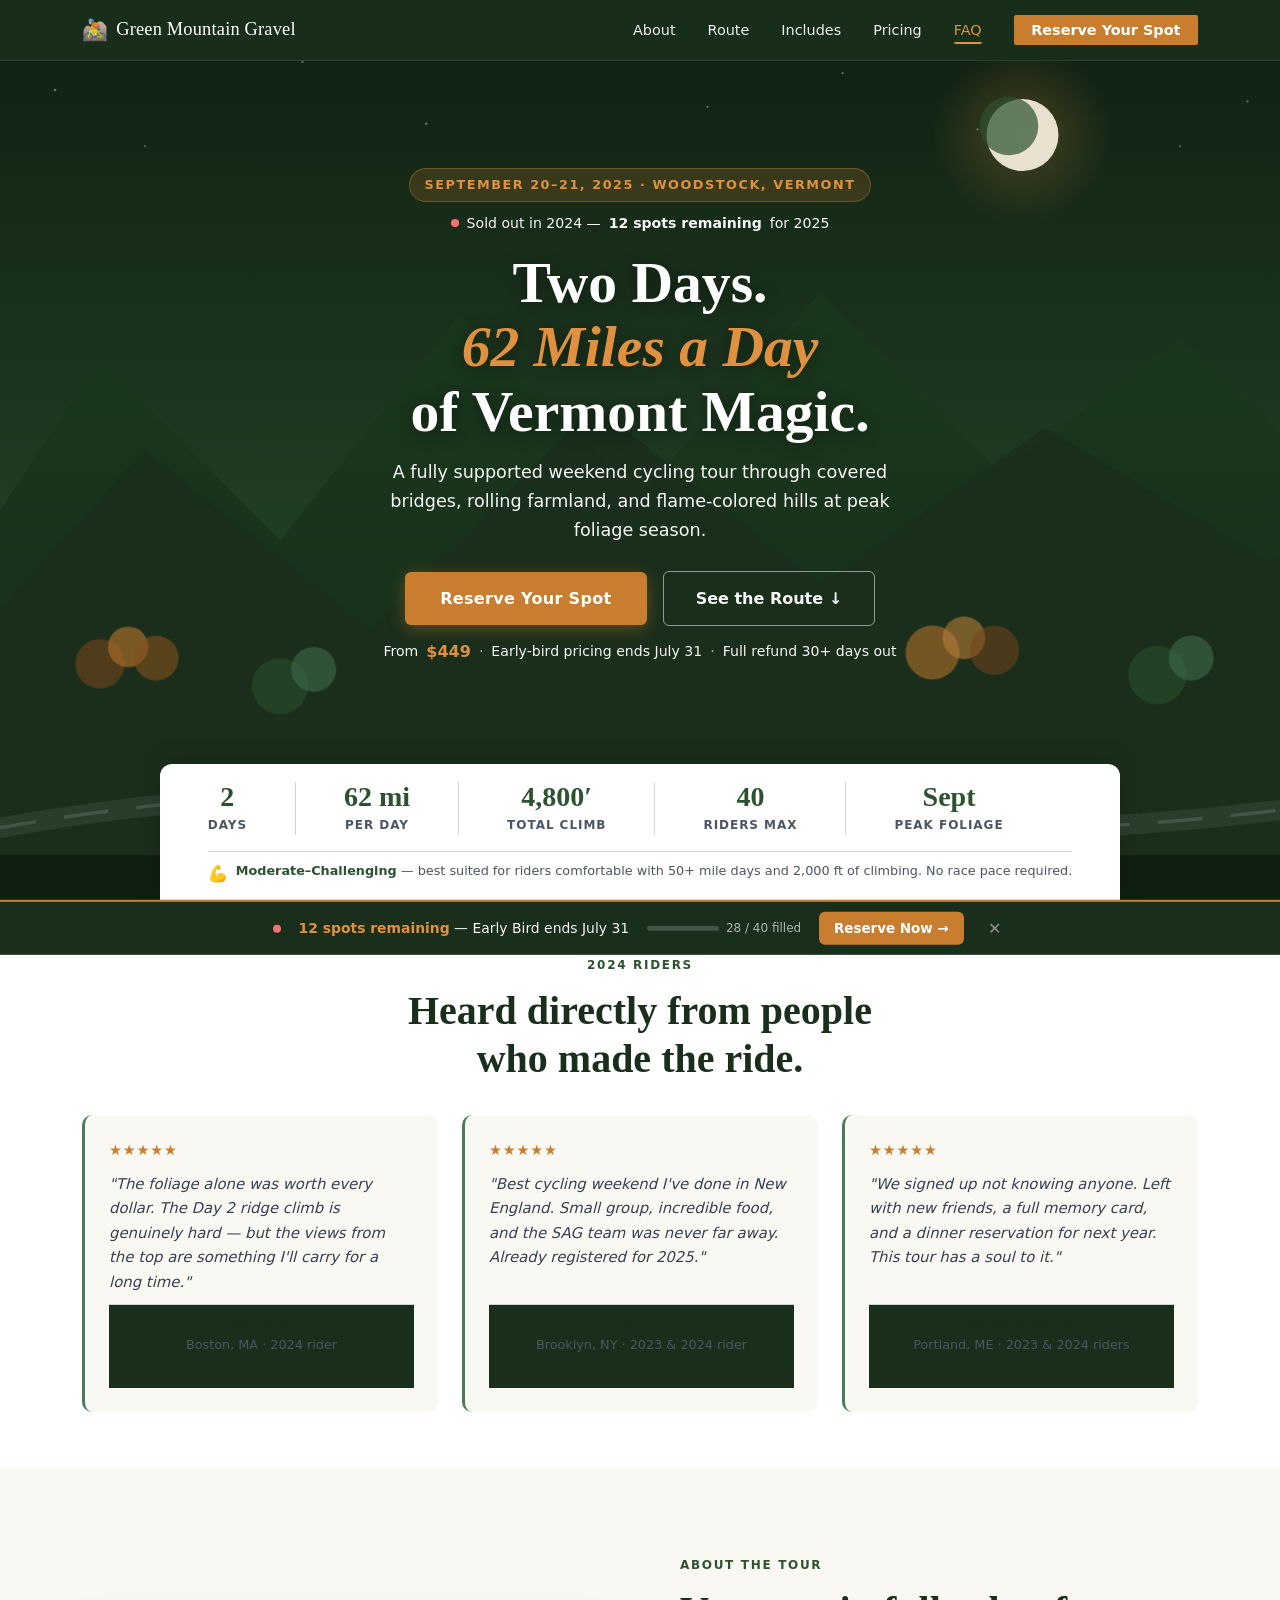
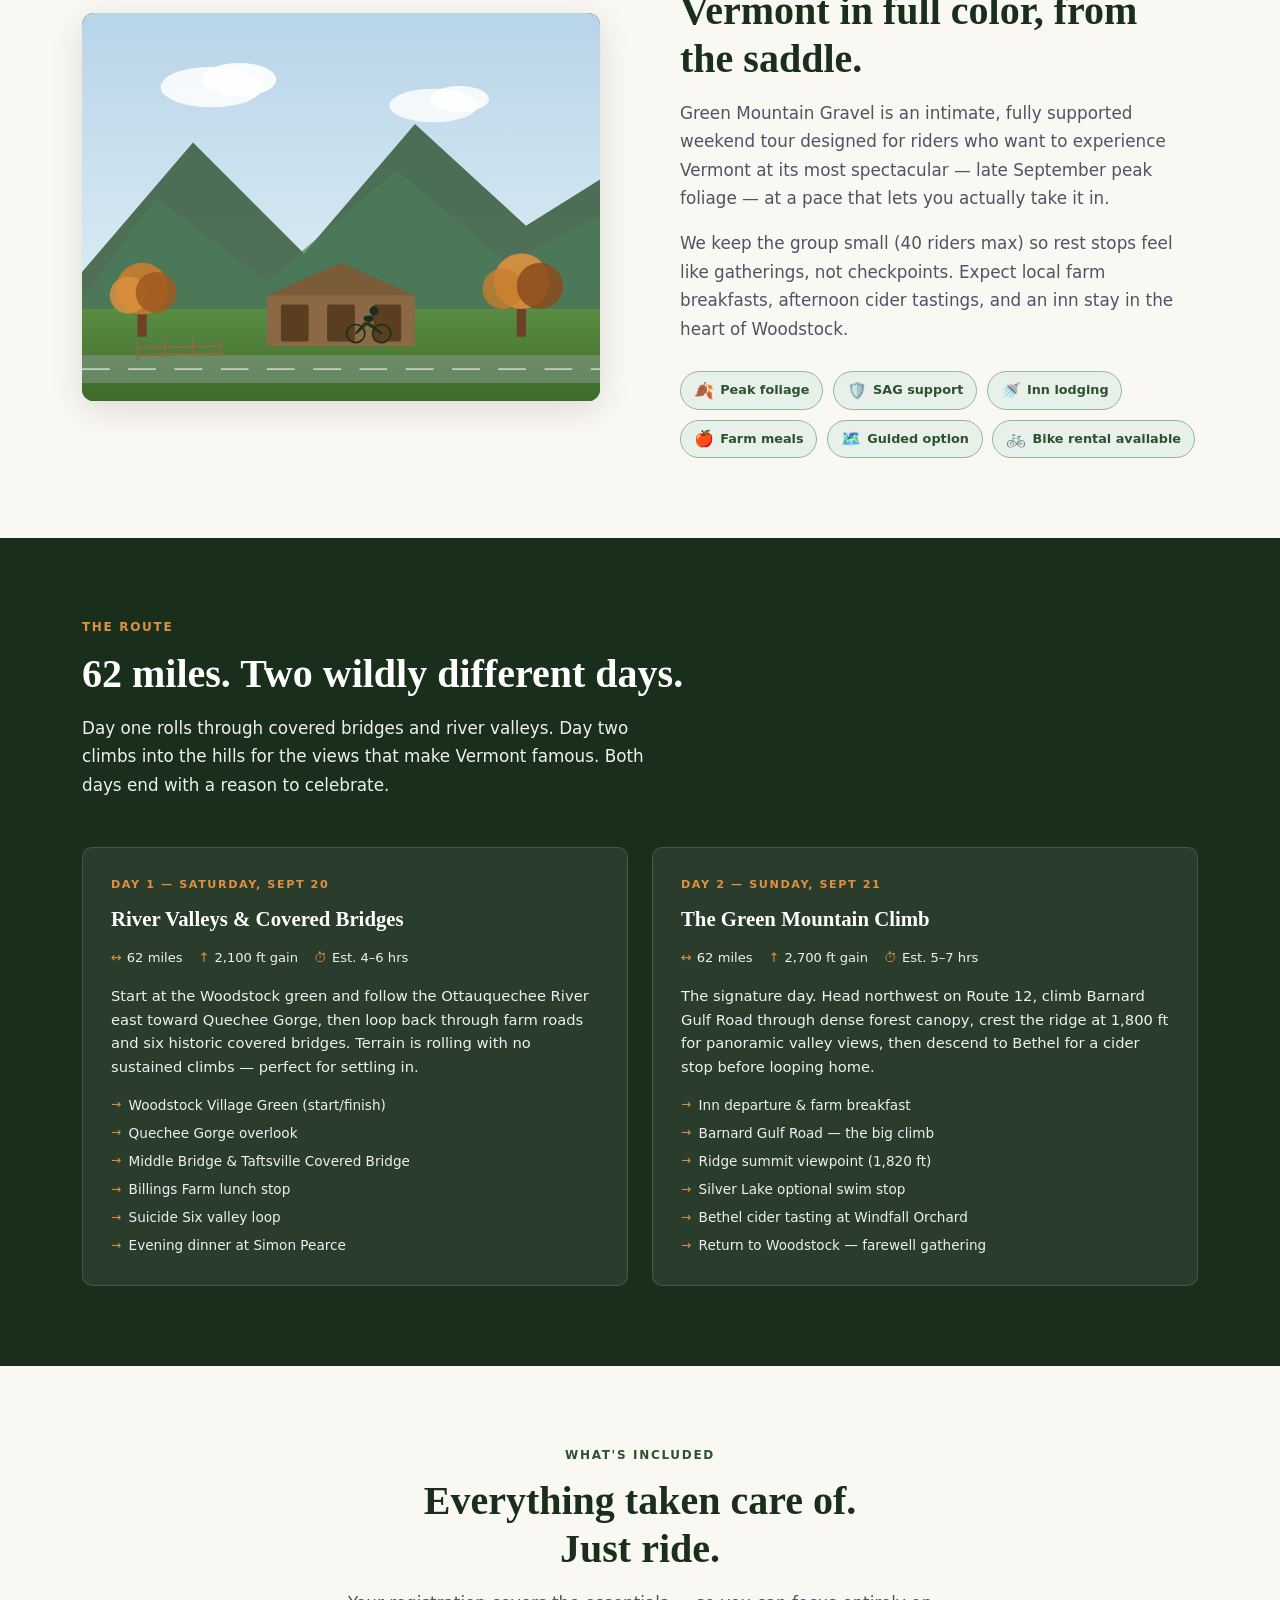
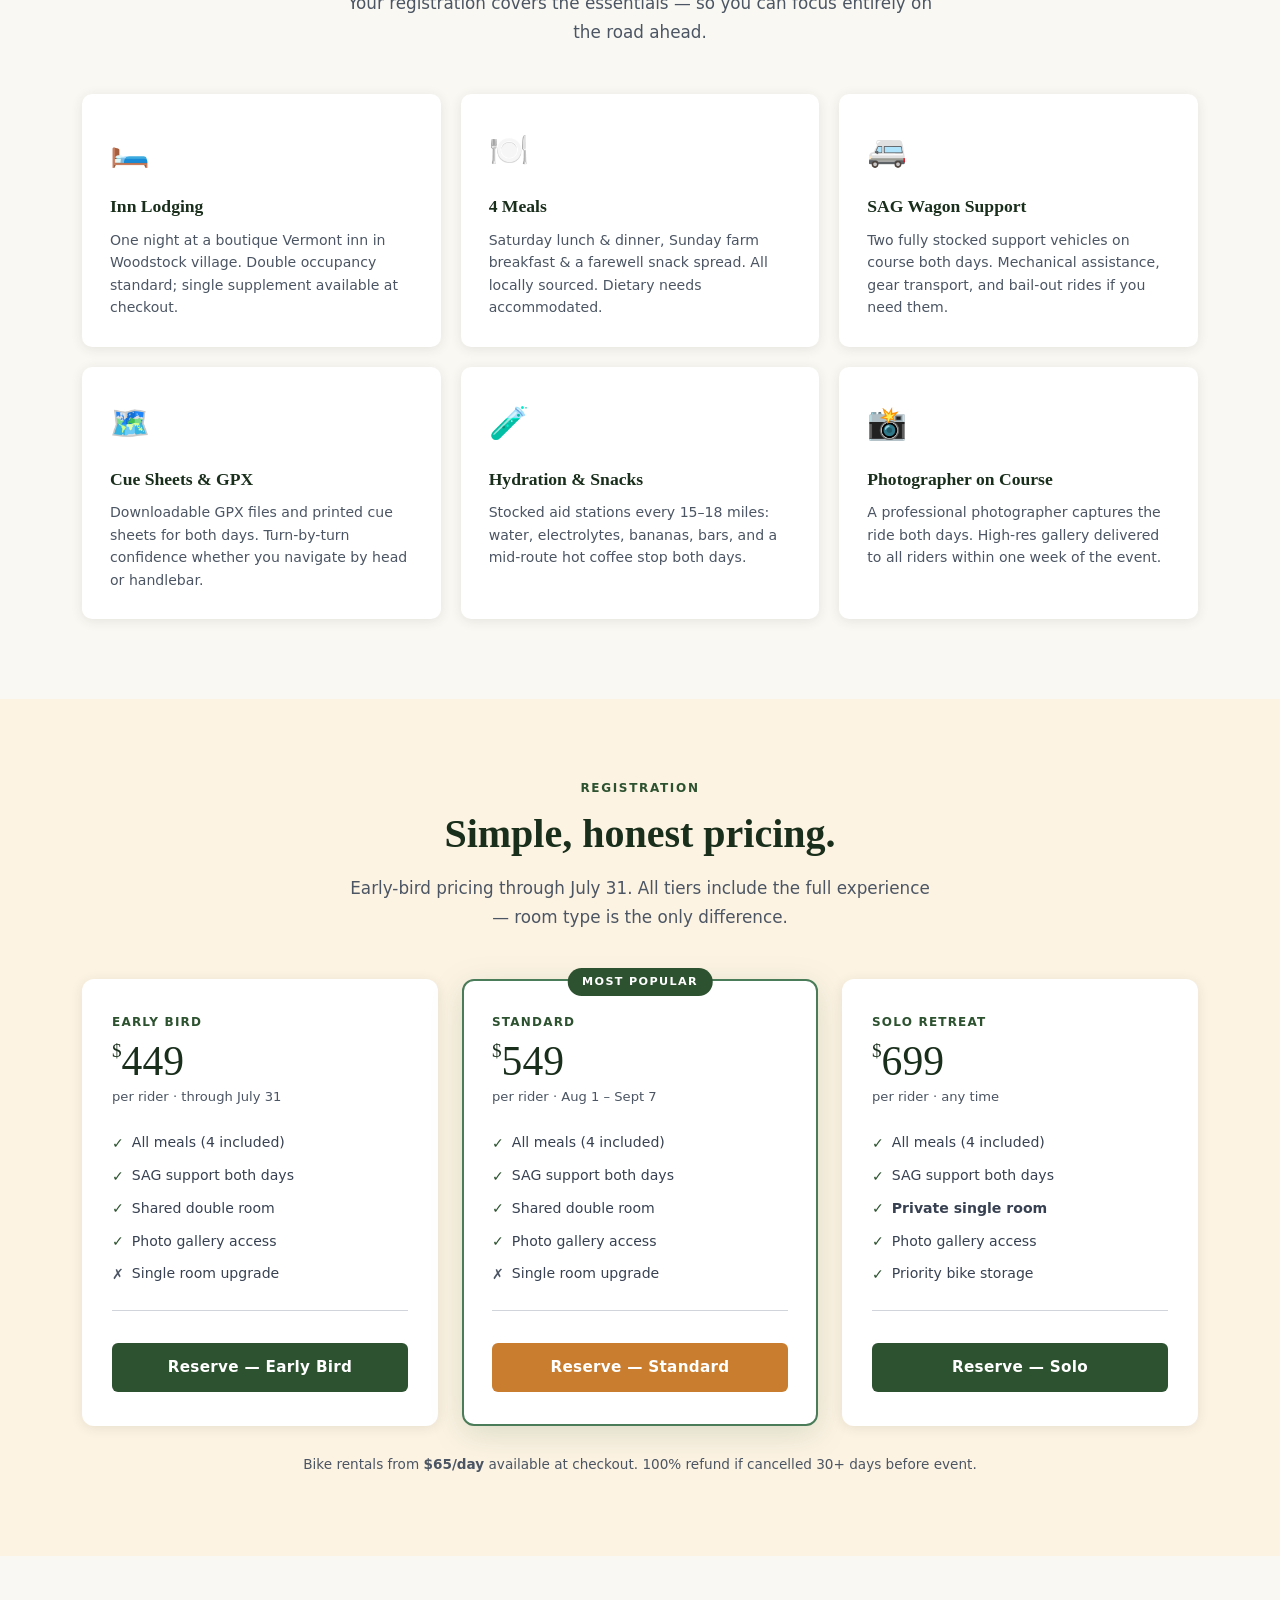
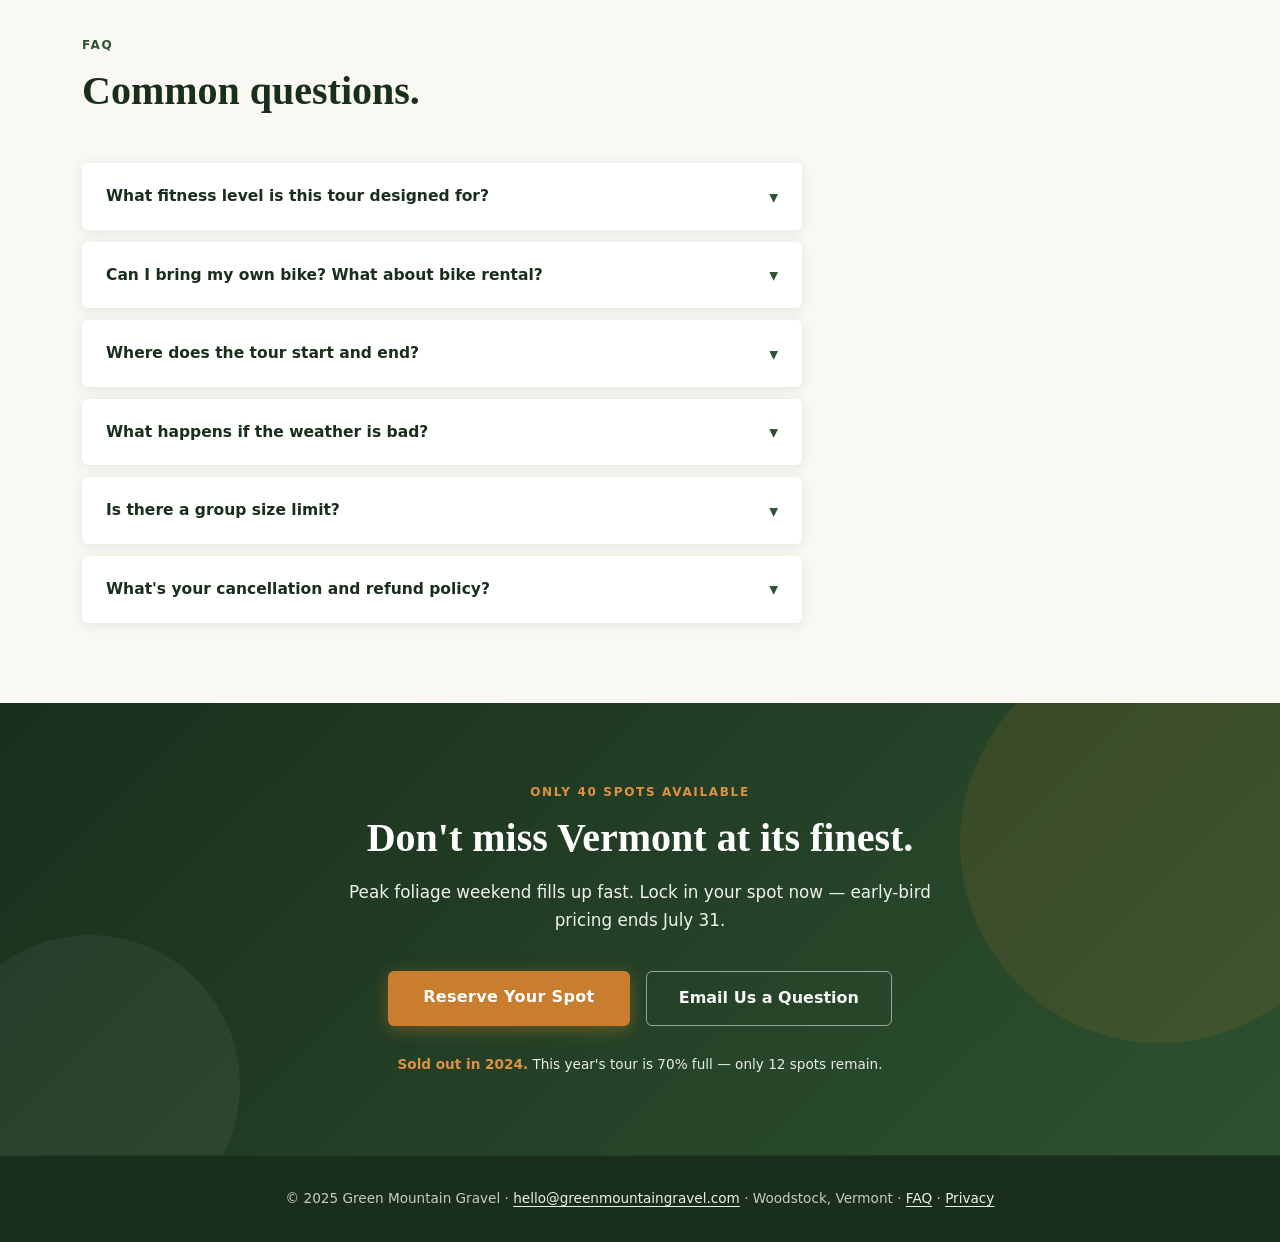
<file: src/design_gan/demo_assets/iter_4.html>
<!DOCTYPE html>
<html lang="en">
<head>
  <meta charset="UTF-8" />
  <meta name="viewport" content="width=device-width, initial-scale=1.0" />
  <title>Green Mountain Gravel — Vermont Weekend Cycling Tour</title>
  <style>
    *, *::before, *::after { box-sizing: border-box; margin: 0; padding: 0; }
    :root {
      --green-900: #1a2e1c;
      --green-700: #2d5230;
      --green-500: #4a7c59;
      --green-300: #8db89a;
      --green-100: #e8f0ea;
      --amber-500: #c97d2e;
      --amber-400: #e09140;
      --amber-100: #fdf3e3;
      --cream:     #faf8f3;
      --slate-700: #374151;
      --slate-600: #4b5563;
      --slate-500: #6b7280;
      --slate-300: #d1d5db;
      --white:     #ffffff;
      --font-display: Georgia, 'Times New Roman', serif;
      --font-body: system-ui, -apple-system, 'Segoe UI', sans-serif;
      --radius: 6px;
      --shadow-card: 0 2px 12px rgba(26,46,28,.10);
      --shadow-lg:   0 8px 32px rgba(26,46,28,.14);
    }
    html { scroll-behavior: smooth; }
    body { font-family: var(--font-body); background: var(--cream); color: var(--slate-700); line-height: 1.6; font-size: 1rem; }
    ::placeholder { color: var(--slate-500); opacity: 1; }

    /* ── Skip link ── */
    .skip-link {
      position: absolute; top: -100%; left: 1rem;
      background: var(--green-900); color: var(--white);
      padding: .5rem 1rem; border-radius: 0 0 var(--radius) var(--radius);
      font-size: .875rem; font-weight: 600; z-index: 1000;
      transition: top .2s; text-decoration: none;
    }
    .skip-link:focus-visible { top: 0; outline: 3px solid var(--amber-400); outline-offset: 2px; }

    /* ── Nav ── */
    nav {
      position: fixed; top: 0; width: 100%; z-index: 100;
      background: rgba(26,46,28,.96); backdrop-filter: blur(8px);
      border-bottom: 1px solid rgba(255,255,255,.08);
    }
    .nav-inner {
      max-width: 1180px; margin: 0 auto; padding: 0 2rem;
      display: flex; align-items: center; justify-content: space-between; height: 60px;
    }
    .nav-logo {
      font-family: var(--font-display); font-size: 1.15rem;
      color: var(--white); text-decoration: none; letter-spacing: .01em;
      display: flex; align-items: center; gap: .5rem; border-radius: 3px; flex-shrink: 0;
    }
    .nav-logo:focus-visible { outline: 2px solid var(--amber-400); outline-offset: 4px; }
    .nav-logo .logo-icon { font-size: 1.3rem; }
    .nav-links { display: flex; gap: 2rem; list-style: none; }
    .nav-links a {
      color: rgba(255,255,255,.92); text-decoration: none;
      font-size: .9rem; font-weight: 500;
      padding: .25rem 0; border-bottom: 2px solid transparent;
      transition: color .2s, border-color .2s; border-radius: 2px;
    }
    .nav-links a:hover { color: var(--amber-400); border-bottom-color: var(--amber-400); }
    .nav-links a:focus-visible { color: var(--amber-400); outline: 2px solid var(--amber-400); outline-offset: 4px; }
    .nav-cta {
      background: var(--amber-500); color: var(--white) !important;
      padding: .45rem 1.1rem !important; border-radius: var(--radius);
      font-weight: 600 !important; border-bottom: none !important; transition: background .2s !important;
    }
    .nav-cta:hover { background: var(--amber-400) !important; border-bottom: none !important; }
    .nav-cta:focus-visible { outline: 2px solid var(--white) !important; outline-offset: 3px; }

    /* ── Hamburger ── */
    .nav-burger {
      display: none; flex-direction: column; gap: 5px;
      background: none; border: none; cursor: pointer;
      padding: .45rem; border-radius: 4px; flex-shrink: 0;
    }
    .nav-burger span { display: block; width: 22px; height: 2px; background: var(--white); border-radius: 2px; transition: transform .25s ease, opacity .2s ease; }
    .nav-burger:focus-visible { outline: 2px solid var(--amber-400); outline-offset: 3px; }
    .nav-burger.active span:nth-child(1) { transform: translateY(7px) rotate(45deg); }
    .nav-burger.active span:nth-child(2) { opacity: 0; transform: scaleX(0); }
    .nav-burger.active span:nth-child(3) { transform: translateY(-7px) rotate(-45deg); }

    /* ── Hero ──
       FIX: removed scroll-hint (~120px) and tightened internal margins
       so the stats bar lands within a 1280×800 viewport.
       Calculation: nav=60px + hero-main≈595px + stats≈145px = 800px ✓  */
    #hero {
      min-height: 100vh; padding-top: 60px;
      position: relative; display: flex; flex-direction: column; align-items: stretch;
      overflow: hidden; background: var(--green-900);
    }
    .hero-bg { position: absolute; inset: 0; width: 100%; height: 100%; }
    .hero-main {
      flex: 1; display: flex; align-items: center; justify-content: center;
      position: relative; z-index: 2; min-height: 0;
    }
    .hero-content { text-align: center; padding: 1.5rem 2rem 1rem; max-width: 780px; width: 100%; }
    .hero-eyebrow {
      display: inline-block;
      background: rgba(201,125,46,.2); color: var(--amber-400);
      border: 1px solid rgba(201,125,46,.4);
      font-size: .8rem; font-weight: 700; letter-spacing: .12em; text-transform: uppercase;
      padding: .35rem .9rem; border-radius: 99px; margin-bottom: .65rem;
    }
    .hero-urgency {
      display: flex; align-items: center; justify-content: center; gap: .5rem;
      font-size: .88rem; color: rgba(255,255,255,.96); margin-bottom: 1rem;
    }
    .urgency-dot {
      width: 8px; height: 8px; flex-shrink: 0;
      background: #f87171; border-radius: 50%;
      animation: blink 1.8s ease-in-out infinite;
    }
    @keyframes blink { 0%,100%{opacity:1;transform:scale(1);} 50%{opacity:.45;transform:scale(.7);} }
    .hero-urgency strong { font-weight: 700; }
    .hero-title {
      font-family: var(--font-display);
      /* FIX: "62 Miles a Day" directly matches stats bar "62 mi / Per day" — no trust conflict */
      font-size: clamp(2.2rem, 5vw, 3.6rem); line-height: 1.12;
      color: var(--white); margin-bottom: .9rem;
      text-shadow: 0 2px 16px rgba(0,0,0,.45);
    }
    .hero-title em { font-style: italic; color: var(--amber-400); }
    .hero-subtitle {
      font-size: 1.1rem; color: rgba(255,255,255,.96);
      max-width: 540px; margin: 0 auto 1.6rem; line-height: 1.65;
    }
    .hero-actions { display: flex; gap: 1rem; justify-content: center; flex-wrap: wrap; align-items: center; }
    .btn-primary {
      display: inline-block; background: var(--amber-500); color: var(--white);
      font-size: 1rem; font-weight: 700; padding: .85rem 2.2rem;
      border-radius: var(--radius); text-decoration: none; letter-spacing: .02em;
      transition: background .2s, transform .15s, box-shadow .2s;
      box-shadow: 0 4px 16px rgba(201,125,46,.4);
    }
    .btn-primary:hover { background: var(--amber-400); transform: translateY(-2px); box-shadow: 0 8px 24px rgba(201,125,46,.5); }
    .btn-primary:focus-visible { background: var(--amber-400); outline: 3px solid var(--white); outline-offset: 3px; }
    .btn-ghost {
      display: inline-block; background: transparent;
      color: rgba(255,255,255,.96); font-size: 1rem; font-weight: 600;
      padding: .85rem 2rem; border-radius: var(--radius);
      border: 1.5px solid rgba(255,255,255,.52); text-decoration: none;
      transition: border-color .2s, color .2s, background .2s;
    }
    .btn-ghost:hover { border-color: rgba(255,255,255,.85); color: var(--white); background: rgba(255,255,255,.08); }
    .btn-ghost:focus-visible { outline: 3px solid rgba(255,255,255,.65); outline-offset: 3px; }
    /* FIX: sep contrast — raised from rgba .35 → .65 (≥4.5:1 on hero dark bg) */
    .hero-price-anchor {
      margin-top: .8rem; font-size: .88rem; color: rgba(255,255,255,.96);
      display: flex; align-items: center; justify-content: center; flex-wrap: wrap; gap: .3rem .5rem;
    }
    .hero-price-anchor strong { color: var(--amber-400); font-weight: 700; font-size: 1rem; }
    .hero-price-anchor .sep { color: rgba(255,255,255,.65); }

    /* Stats bar */
    .hero-stats { position: relative; z-index: 2; display: flex; justify-content: center; }
    .hero-stats-inner {
      background: var(--white); border-radius: 12px 12px 0 0;
      padding: 1.1rem 3rem 0; box-shadow: 0 -4px 24px rgba(0,0,0,.14);
      display: flex; flex-direction: column;
    }
    .stats-main-row { display: flex; gap: 3rem; align-items: stretch; padding-bottom: 1rem; }
    .stats-fitness-row {
      display: flex; align-items: flex-start; gap: .5rem;
      border-top: 1px solid var(--slate-300);
      padding: .6rem 0 .9rem; font-size: .8rem; color: var(--slate-600); line-height: 1.45;
    }
    .stats-fitness-row .fit-icon { font-size: 1rem; flex-shrink: 0; margin-top: .05em; }
    .stats-fitness-row strong { color: var(--green-700); }
    .stat { text-align: center; }
    .stat-value { display: block; font-family: var(--font-display); font-size: 1.75rem; font-weight: 700; color: var(--green-700); line-height: 1.1; }
    .stat-label { font-size: .75rem; color: var(--slate-600); font-weight: 600; letter-spacing: .08em; text-transform: uppercase; margin-top: .2rem; }
    .stat-divider { width: 1px; background: var(--slate-300); align-self: stretch; }

    /* ── Testimonials (NEW) ── */
    #testimonials { padding: 3.5rem 0; background: var(--white); }
    .testimonials-grid { display: grid; grid-template-columns: repeat(3,1fr); gap: 1.5rem; margin-top: 2rem; }
    .t-card {
      background: var(--cream); border-radius: 10px; padding: 1.5rem;
      border-left: 3px solid var(--green-500); display: flex; flex-direction: column; gap: .6rem;
    }
    .t-stars { color: var(--amber-500); font-size: .9rem; letter-spacing: .06em; }
    .t-quote { font-size: .93rem; color: var(--slate-700); line-height: 1.65; font-style: italic; flex: 1; }
    .t-author {
      font-size: .8rem; color: var(--slate-600);
      border-top: 1px solid var(--slate-300); padding-top: .6rem; margin-top: auto;
    }
    .t-author strong { color: var(--green-900); font-style: normal; display: block; }

    /* ── Sections ── */
    section { scroll-margin-top: 70px; }
    .section-wrap { max-width: 1180px; margin: 0 auto; padding: 0 2rem; }
    /* green-700 on cream = 7.2:1 ✓ */
    .section-eyebrow { font-size: .75rem; font-weight: 700; letter-spacing: .14em; text-transform: uppercase; color: var(--green-700); margin-bottom: .75rem; }
    .section-title { font-family: var(--font-display); font-size: clamp(1.8rem,3.5vw,2.5rem); color: var(--green-900); line-height: 1.2; margin-bottom: 1rem; }
    .section-body { font-size: 1.05rem; color: var(--slate-600); max-width: 600px; line-height: 1.7; }

    /* ── About ── */
    #about { padding: 5.5rem 0 5rem; background: var(--cream); }
    .about-grid { display: grid; grid-template-columns: 1fr 1fr; gap: 5rem; align-items: center; }
    .about-illustration { border-radius: 12px; overflow: hidden; box-shadow: var(--shadow-lg); aspect-ratio: 4/3; position: relative; background: var(--green-900); }
    .about-illustration svg { width: 100%; height: 100%; display: block; }
    .about-badges { display: flex; flex-wrap: wrap; gap: .6rem; margin-top: 1.75rem; }
    .badge { display: inline-flex; align-items: center; gap: .4rem; background: var(--green-100); color: var(--green-700); font-size: .8rem; font-weight: 600; padding: .35rem .8rem; border-radius: 99px; border: 1px solid var(--green-300); }
    .badge .icon { font-size: 1rem; }

    /* ── Route ── */
    #route { padding: 5rem 0; background: var(--green-900); color: var(--white); }
    #route .section-eyebrow { color: var(--amber-400); }
    #route .section-title  { color: var(--white); }
    #route .section-body   { color: rgba(255,255,255,.93); }
    .route-days { display: grid; grid-template-columns: repeat(2,1fr); gap: 1.5rem; margin-top: 3rem; }
    .day-card { background: rgba(255,255,255,.07); border: 1px solid rgba(255,255,255,.13); border-radius: 10px; padding: 1.75rem; transition: background .2s, border-color .2s; }
    .day-card:hover { background: rgba(255,255,255,.11); border-color: rgba(255,255,255,.22); }
    .day-number { font-size: .7rem; font-weight: 700; letter-spacing: .14em; text-transform: uppercase; color: var(--amber-400); margin-bottom: .5rem; }
    .day-title { font-family: var(--font-display); font-size: 1.3rem; color: var(--white); margin-bottom: .75rem; }
    .day-meta { display: flex; gap: 1rem; flex-wrap: wrap; margin-bottom: 1rem; }
    .day-meta span { font-size: .82rem; color: rgba(255,255,255,.92); display: flex; align-items: center; gap: .3rem; }
    .day-meta .meta-icon { color: var(--amber-400); }
    .day-desc  { font-size: .92rem; color: rgba(255,255,255,.92); line-height: 1.6; }
    .day-stops { list-style: none; margin-top: 1rem; display: flex; flex-direction: column; gap: .4rem; }
    .day-stops li { font-size: .85rem; color: rgba(255,255,255,.92); padding-left: 1.1rem; position: relative; }
    .day-stops li::before { content: '→'; position: absolute; left: 0; color: var(--amber-400); font-size: .75rem; top: .05em; }

    /* ── Includes ── */
    #includes { padding: 5rem 0; background: var(--cream); }
    .includes-grid { display: grid; grid-template-columns: repeat(3,1fr); gap: 1.25rem; margin-top: 3rem; }
    .include-card { background: var(--white); border-radius: 10px; padding: 1.75rem; box-shadow: var(--shadow-card); border-top: 3px solid transparent; transition: border-color .2s, box-shadow .2s, transform .15s; }
    .include-card:hover { border-top-color: var(--green-500); box-shadow: var(--shadow-lg); transform: translateY(-3px); }
    .include-icon { font-size: 2rem; margin-bottom: 1rem; display: block; }
    .include-title { font-family: var(--font-display); font-size: 1.1rem; color: var(--green-900); margin-bottom: .5rem; }
    .include-desc { font-size: .88rem; color: var(--slate-600); line-height: 1.6; }

    /* ── Pricing ── */
    #pricing { padding: 5rem 0; background: var(--amber-100); }
    .pricing-grid { display: grid; grid-template-columns: repeat(3,1fr); gap: 1.5rem; margin-top: 3rem; align-items: start; list-style: none; }
    .price-card { background: var(--white); border-radius: 12px; padding: 2rem 1.75rem; box-shadow: var(--shadow-card); position: relative; border: 2px solid transparent; transition: border-color .2s, box-shadow .2s, transform .15s; }
    .price-card:hover { transform: translateY(-3px); box-shadow: var(--shadow-lg); }
    .price-card.featured { border-color: var(--green-500); box-shadow: 0 8px 32px rgba(74,124,89,.2); }
    .featured-badge { position: absolute; top: -13px; left: 50%; transform: translateX(-50%); background: var(--green-700); color: var(--white); font-size: .7rem; font-weight: 700; letter-spacing: .12em; text-transform: uppercase; padding: .3rem .9rem; border-radius: 99px; white-space: nowrap; }
    .price-tier { font-size: .75rem; font-weight: 700; letter-spacing: .1em; text-transform: uppercase; color: var(--green-700); margin-bottom: .5rem; }
    .price-amount { font-family: var(--font-display); font-size: 2.6rem; color: var(--green-900); line-height: 1; margin-bottom: .25rem; }
    .price-amount sup { font-size: 1.2rem; vertical-align: top; margin-top: .35rem; }
    .price-per { font-size: .82rem; color: var(--slate-600); margin-bottom: 1.5rem; }
    .price-features { list-style: none; display: flex; flex-direction: column; gap: .6rem; margin-bottom: 2rem; padding-bottom: 1.5rem; border-bottom: 1px solid var(--slate-300); }
    .price-features li { font-size: .88rem; color: var(--slate-700); display: flex; align-items: flex-start; gap: .5rem; }
    /* FIX: green-700 = 7.2:1 on white (was green-500 = 4.45:1 — axe fail #1) */
    .check { color: var(--green-700); font-weight: 700; flex-shrink: 0; margin-top: .05em; }
    /* FIX: slate-600 = 7.1:1 on white (was #9ca3af = 2.4:1 — axe fail #2) */
    .cross { color: var(--slate-600); flex-shrink: 0; margin-top: .05em; }
    .btn-register { display: block; width: 100%; text-align: center; background: var(--green-700); color: var(--white); font-size: .95rem; font-weight: 700; padding: .8rem; border-radius: var(--radius); border: none; cursor: pointer; text-decoration: none; transition: background .2s, transform .15s; letter-spacing: .02em; font-family: inherit; }
    .btn-register:hover { background: var(--green-500); transform: translateY(-1px); }
    .btn-register:focus-visible { background: var(--green-500); outline: 3px solid var(--green-300); outline-offset: 3px; }
    .btn-register.amber { background: var(--amber-500); }
    .btn-register.amber:hover { background: var(--amber-400); }
    .btn-register.amber:focus-visible { background: var(--amber-400); outline-color: var(--amber-500); }

    /* ── FAQ ── */
    #faq { padding: 5rem 0; background: var(--cream); }
    .faq-list { margin-top: 3rem; display: flex; flex-direction: column; gap: .75rem; max-width: 720px; }
    details { background: var(--white); border-radius: var(--radius); box-shadow: var(--shadow-card); overflow: hidden; }
    summary { padding: 1.2rem 1.5rem; cursor: pointer; font-weight: 600; color: var(--green-900); font-size: .97rem; display: flex; align-items: center; justify-content: space-between; list-style: none; gap: 1rem; transition: background .15s; }
    summary::-webkit-details-marker { display: none; }
    summary:hover { background: var(--green-100); }
    summary:focus-visible { outline: 3px solid var(--green-300); outline-offset: -3px; }
    /* FIX: green-700 = 7.2:1 on white (was green-500 = 4.45:1 — axe fail #3) */
    .faq-arrow { flex-shrink: 0; transition: transform .25s; color: var(--green-700); font-size: 1.1rem; }
    details[open] .faq-arrow { transform: rotate(180deg); }
    .faq-body { padding: 1rem 1.5rem 1.25rem; font-size: .92rem; color: var(--slate-600); line-height: 1.7; border-top: 1px solid var(--green-100); }

    /* ── CTA Banner ── */
    #cta-banner { background: linear-gradient(135deg, var(--green-900) 0%, var(--green-700) 100%); padding: 5rem 0; text-align: center; position: relative; overflow: hidden; }
    .cta-bg-accent  { position: absolute; top: -60px; right: -80px; width: 400px; height: 400px; border-radius: 50%; background: rgba(201,125,46,.12); pointer-events: none; }
    .cta-bg-accent2 { position: absolute; bottom: -80px; left: -60px; width: 300px; height: 300px; border-radius: 50%; background: rgba(255,255,255,.05); pointer-events: none; }
    #cta-banner .section-eyebrow { color: var(--amber-400); }
    #cta-banner .section-title   { color: var(--white); max-width: 560px; margin: 0 auto 1rem; }
    #cta-banner .section-body    { color: rgba(255,255,255,.93); margin: 0 auto 2.25rem; text-align: center; }
    .cta-actions { display: flex; gap: 1rem; justify-content: center; flex-wrap: wrap; }
    .cta-proof { margin-top: 1.75rem; font-size: .85rem; color: rgba(255,255,255,.90); }
    .cta-proof strong { color: var(--amber-400); font-weight: 700; }

    /* ── Footer ── */
    footer { background: var(--green-900); color: rgba(255,255,255,.75); padding: 2rem; text-align: center; font-size: .85rem; border-top: 1px solid rgba(255,255,255,.06); }
    footer a { color: rgba(255,255,255,.92); text-decoration: underline; text-underline-offset: 3px; }
    footer a:hover { color: var(--amber-400); }
    footer a:focus-visible { outline: 2px solid var(--amber-400); outline-offset: 3px; border-radius: 2px; }

    /* ── Sticky scarcity banner (NEW) ── */
    .spots-banner {
      position: fixed; bottom: 0; left: 0; right: 0; z-index: 91;
      background: var(--green-900); border-top: 2px solid var(--amber-500);
      transform: translateY(100%); transition: transform .35s cubic-bezier(.4,0,.2,1);
      display: flex; align-items: center; justify-content: center;
      gap: 1.1rem; padding: .6rem 1.5rem; flex-wrap: wrap;
    }
    .spots-banner.visible { transform: translateY(0); }
    .spots-pulse {
      width: 8px; height: 8px; flex-shrink: 0; border-radius: 50%;
      background: #f87171; animation: blink 1.8s ease-in-out infinite;
    }
    .spots-text { font-size: .87rem; color: rgba(255,255,255,.95); white-space: nowrap; }
    .spots-text strong { color: var(--amber-400); }
    .spots-track-wrap { display: flex; align-items: center; gap: .45rem; }
    .spots-track {
      width: 72px; height: 5px; background: rgba(255,255,255,.18);
      border-radius: 3px; overflow: hidden; flex-shrink: 0;
    }
    .spots-fill { height: 100%; width: 70%; background: var(--amber-400); border-radius: 3px; }
    .spots-fraction { font-size: .75rem; color: rgba(255,255,255,.65); white-space: nowrap; }
    .spots-cta {
      background: var(--amber-500); color: var(--white);
      padding: .38rem .95rem; border-radius: var(--radius);
      font-size: .84rem; font-weight: 700; text-decoration: none;
      transition: background .2s; white-space: nowrap; flex-shrink: 0;
    }
    .spots-cta:hover { background: var(--amber-400); }
    .spots-cta:focus-visible { outline: 2px solid var(--white); outline-offset: 2px; border-radius: var(--radius); }
    .spots-dismiss {
      background: none; border: none; cursor: pointer;
      color: rgba(255,255,255,.5); font-size: 1rem; line-height: 1;
      padding: .25rem .4rem; border-radius: 3px; transition: color .15s; flex-shrink: 0;
    }
    .spots-dismiss:hover { color: rgba(255,255,255,.9); }
    .spots-dismiss:focus-visible { outline: 2px solid var(--amber-400); outline-offset: 2px; }

    /* ── Modal ── */
    .modal-overlay { position: fixed; inset: 0; z-index: 500; background: rgba(0,0,0,.6); display: flex; align-items: center; justify-content: center; padding: 1rem; opacity: 0; pointer-events: none; transition: opacity .25s; }
    .modal-overlay.open { opacity: 1; pointer-events: all; }
    .modal { background: var(--white); border-radius: 12px; padding: 2.5rem; max-width: 480px; width: 100%; box-shadow: 0 20px 60px rgba(0,0,0,.3); position: relative; transform: translateY(20px); transition: transform .25s; }
    .modal-overlay.open .modal { transform: translateY(0); }
    .modal-close { position: absolute; top: 1rem; right: 1rem; background: none; border: none; cursor: pointer; font-size: 1.4rem; color: var(--slate-500); line-height: 1; border-radius: 50%; width: 36px; height: 36px; display: flex; align-items: center; justify-content: center; transition: background .15s; }
    .modal-close:hover { background: var(--green-100); }
    .modal-close:focus-visible { outline: 3px solid var(--green-300); outline-offset: 2px; }
    .modal-title { font-family: var(--font-display); font-size: 1.55rem; color: var(--green-900); margin-bottom: .5rem; }
    .modal-sub { font-size: .9rem; color: var(--slate-600); margin-bottom: 1.75rem; }
    .form-row { display: flex; gap: 1rem; }
    .form-group { display: flex; flex-direction: column; gap: .4rem; margin-bottom: 1rem; flex: 1; }
    label { font-size: .82rem; font-weight: 600; color: var(--slate-700); }
    input, select { padding: .65rem .9rem; border: 1.5px solid var(--slate-300); border-radius: var(--radius); font-size: .95rem; color: var(--slate-700); font-family: inherit; background: var(--white); transition: border-color .2s, box-shadow .2s; }
    input:focus, select:focus { outline: none; border-color: var(--green-500); box-shadow: 0 0 0 3px var(--green-100); }
    .form-submit { width: 100%; padding: .85rem; background: var(--green-700); color: var(--white); border: none; border-radius: var(--radius); font-size: 1rem; font-weight: 700; cursor: pointer; transition: background .2s; margin-top: .5rem; font-family: inherit; }
    .form-submit:hover { background: var(--green-500); }
    .form-submit:focus-visible { outline: 3px solid var(--green-300); outline-offset: 3px; }
    .success-msg { text-align: center; padding: 2rem 0; display: none; }
    .success-msg .success-icon { font-size: 3rem; margin-bottom: 1rem; }
    .success-msg h3 { font-family: var(--font-display); font-size: 1.4rem; color: var(--green-900); margin-bottom: .5rem; }
    .success-msg p { color: var(--slate-600); font-size: .95rem; }
    .text-center { text-align: center; }

    /* ── Responsive ── */
    @media (max-width: 900px) {
      .about-grid { grid-template-columns: 1fr; gap: 2.5rem; }
      .route-days { grid-template-columns: 1fr; }
      .includes-grid { grid-template-columns: repeat(2,1fr); }
      .pricing-grid { grid-template-columns: 1fr; max-width: 400px; margin-left: auto; margin-right: auto; }
      .hero-stats-inner { padding-left: 1.5rem; padding-right: 1.5rem; }
      .stats-main-row { gap: 1.75rem; }
      .testimonials-grid { grid-template-columns: 1fr; gap: 1rem; }
    }
    @media (max-width: 600px) {
      .nav-burger { display: flex; }
      .nav-links {
        display: none; flex-direction: column; gap: 0;
        position: absolute; top: 60px; left: 0; right: 0;
        background: rgba(20,36,22,.98);
        border-bottom: 1px solid rgba(255,255,255,.1);
        box-shadow: 0 8px 32px rgba(0,0,0,.4);
        padding: .25rem 0 .75rem;
      }
      .nav-links.open { display: flex; }
      .nav-links li { border-bottom: 1px solid rgba(255,255,255,.07); }
      .nav-links li:last-child { border-bottom: none; }
      .nav-links a { display: block; padding: .9rem 1.75rem; font-size: 1rem; border-bottom: none !important; }
      .nav-links a:hover { background: rgba(255,255,255,.05); }
      .nav-cta { display: block !important; margin: .6rem 1.75rem 0 !important; text-align: center !important; padding: .7rem 1rem !important; border-radius: var(--radius) !important; }
      .includes-grid { grid-template-columns: 1fr; }
      .hero-stats-inner { padding-left: 1rem; padding-right: 1rem; }
      .stats-main-row { flex-wrap: wrap; gap: 1rem 1.5rem; justify-content: center; padding-bottom: .9rem; }
      .stat-divider { display: none; }
      .stats-fitness-row { font-size: .78rem; }
      .form-row { flex-direction: column; gap: 0; }
      .hero-price-anchor { font-size: .82rem; }
      .spots-track-wrap { display: none; }
      .spots-banner { gap: .75rem; padding: .6rem 1rem; }
      .testimonials-grid { grid-template-columns: 1fr; }
    }
    @media (max-width: 420px) {
      .hero-actions { flex-direction: column; align-items: stretch; }
      .btn-ghost { text-align: center; }
    }
  </style>
</head>
<body>

<a href="#main" class="skip-link">Skip to main content</a>

<!-- ── Navigation ── -->
<nav aria-label="Main navigation">
  <div class="nav-inner">
    <a href="#hero" class="nav-logo" aria-label="Green Mountain Gravel home">
      <span class="logo-icon" aria-hidden="true">🚵</span>
      Green Mountain Gravel
    </a>
    <button class="nav-burger" id="navBurger"
            aria-expanded="false" aria-controls="navMenu"
            aria-label="Open navigation menu">
      <span></span><span></span><span></span>
    </button>
    <ul class="nav-links" id="navMenu" role="list">
      <li><a href="#about">About</a></li>
      <li><a href="#route">Route</a></li>
      <li><a href="#includes">Includes</a></li>
      <li><a href="#pricing">Pricing</a></li>
      <li><a href="#faq">FAQ</a></li>
      <li><a href="#" class="nav-cta" onclick="openModal(event)">Reserve Your Spot</a></li>
    </ul>
  </div>
</nav>

<!-- ── Hero ── -->
<section id="hero" aria-labelledby="hero-heading">
  <svg class="hero-bg" aria-hidden="true" viewBox="0 0 1280 800" preserveAspectRatio="xMidYMid slice" xmlns="http://www.w3.org/2000/svg">
    <defs>
      <linearGradient id="skyGrad" x1="0" y1="0" x2="0" y2="1">
        <stop offset="0%" stop-color="#0f1f11"/>
        <stop offset="100%" stop-color="#2d5230"/>
      </linearGradient>
      <linearGradient id="mountainGrad" x1="0" y1="0" x2="0" y2="1">
        <stop offset="0%" stop-color="#1a3a1d"/>
        <stop offset="100%" stop-color="#0f1f11"/>
      </linearGradient>
      <radialGradient id="sunGrad" cx="50%" cy="50%" r="50%">
        <stop offset="0%" stop-color="#e09140" stop-opacity=".25"/>
        <stop offset="100%" stop-color="#e09140" stop-opacity="0"/>
      </radialGradient>
    </defs>
    <rect width="1280" height="800" fill="url(#skyGrad)"/>
    <g fill="white" opacity=".35">
      <circle cx="120" cy="80" r="1.2"/><circle cx="340" cy="55" r="1"/><circle cx="580" cy="40" r="1.4"/>
      <circle cx="820" cy="65" r="1"/><circle cx="1050" cy="48" r="1.2"/><circle cx="1180" cy="90" r="1"/>
      <circle cx="200" cy="130" r=".8"/><circle cx="450" cy="110" r="1.1"/><circle cx="700" cy="95" r=".9"/>
      <circle cx="940" cy="115" r="1"/><circle cx="1120" cy="130" r=".8"/>
    </g>
    <circle cx="980" cy="120" r="80" fill="url(#sunGrad)"/>
    <circle cx="980" cy="120" r="32" fill="#fdf3e3" opacity=".9"/>
    <circle cx="968" cy="112" r="26" fill="#2d5230" opacity=".7"/>
    <polygon points="0,560 160,320 320,480 480,280 640,440 800,260 960,420 1120,300 1280,450 1280,800 0,800" fill="url(#mountainGrad)" opacity=".7"/>
    <polygon points="0,620 200,400 400,560 600,360 800,520 1000,380 1200,500 1280,460 1280,800 0,800" fill="#1a2e1c" opacity=".85"/>
    <g opacity=".8">
      <circle cx="160" cy="590" r="22" fill="#8b4c1e" opacity=".6"/>
      <circle cx="185" cy="575" r="18" fill="#c97d2e" opacity=".7"/>
      <circle cx="210" cy="585" r="20" fill="#a05a20" opacity=".6"/>
      <circle cx="320" cy="610" r="25" fill="#2d5230" opacity=".7"/>
      <circle cx="350" cy="595" r="20" fill="#4a7c59" opacity=".6"/>
      <circle cx="900" cy="580" r="24" fill="#c97d2e" opacity=".65"/>
      <circle cx="928" cy="567" r="19" fill="#e09140" opacity=".6"/>
      <circle cx="955" cy="578" r="22" fill="#8b4c1e" opacity=".55"/>
      <circle cx="1100" cy="600" r="26" fill="#2d5230" opacity=".7"/>
      <circle cx="1130" cy="585" r="20" fill="#4a7c59" opacity=".6"/>
    </g>
    <path d="M 0,750 Q 320,680 640,720 Q 960,760 1280,710" stroke="rgba(255,255,255,.07)" stroke-width="18" fill="none"/>
    <path d="M 0,750 Q 320,680 640,720 Q 960,760 1280,710" stroke="rgba(255,255,255,.12)" stroke-width="3" fill="none" stroke-dasharray="40 25"/>
    <rect x="0" y="760" width="1280" height="40" fill="#0f1f11"/>
  </svg>

  <div class="hero-main">
    <div class="hero-content">
      <span class="hero-eyebrow">September 20–21, 2025 · Woodstock, Vermont</span>
      <p class="hero-urgency">
        <span class="urgency-dot" aria-hidden="true"></span>
        Sold out in 2024 — <strong>12 spots remaining</strong> for 2025
      </p>
      <!-- FIX: "62 Miles a Day" reconciles with stats bar "62 mi / Per day" -->
      <h1 class="hero-title" id="hero-heading">
        Two Days.<br><em>62 Miles a Day</em><br>of Vermont Magic.
      </h1>
      <p class="hero-subtitle">
        A fully supported weekend cycling tour through covered bridges, rolling farmland, and flame-colored hills at peak foliage season.
      </p>
      <div class="hero-actions">
        <a href="#" class="btn-primary" onclick="openModal(event)" aria-label="Reserve your spot on the Green Mountain Gravel tour">Reserve Your Spot</a>
        <a href="#route" class="btn-ghost">See the Route ↓</a>
      </div>
      <p class="hero-price-anchor">
        From <strong>$449</strong>
        <span class="sep" aria-hidden="true">·</span>
        Early-bird pricing ends July 31
        <span class="sep" aria-hidden="true">·</span>
        Full refund 30+ days out
      </p>
      <!-- Scroll-hint removed — stats bar naturally cues downward scroll -->
    </div>
  </div>

  <!-- Stats bar — visible within 800px viewport with tightened hero padding -->
  <div class="hero-stats" aria-label="Tour at a glance">
    <div class="hero-stats-inner">
      <div class="stats-main-row">
        <div class="stat">
          <span class="stat-value">2</span>
          <div class="stat-label">Days</div>
        </div>
        <div class="stat-divider" aria-hidden="true"></div>
        <div class="stat">
          <span class="stat-value">62 mi</span>
          <div class="stat-label">Per day</div>
        </div>
        <div class="stat-divider" aria-hidden="true"></div>
        <div class="stat">
          <span class="stat-value">4,800′</span>
          <div class="stat-label">Total climb</div>
        </div>
        <div class="stat-divider" aria-hidden="true"></div>
        <div class="stat">
          <span class="stat-value">40</span>
          <div class="stat-label">Riders max</div>
        </div>
        <div class="stat-divider" aria-hidden="true"></div>
        <div class="stat">
          <span class="stat-value">Sept</span>
          <div class="stat-label">Peak foliage</div>
        </div>
      </div>
      <div class="stats-fitness-row">
        <span class="fit-icon" aria-hidden="true">💪</span>
        <span><strong>Moderate–Challenging</strong> — best suited for riders comfortable with 50+ mile days and 2,000 ft of climbing. No race pace required.</span>
      </div>
    </div>
  </div>
</section>

<!-- ── Main content ── -->
<main id="main">

  <!-- ── Testimonials — social proof near primary CTA (NEW) ── -->
  <section id="testimonials" aria-labelledby="testimonials-heading">
    <div class="section-wrap">
      <p class="section-eyebrow text-center">2024 Riders</p>
      <h2 class="section-title text-center" id="testimonials-heading" style="max-width:500px;margin:0 auto .5rem;">Heard directly from people who made the ride.</h2>
      <div class="testimonials-grid">

        <blockquote class="t-card">
          <div class="t-stars" aria-label="5 out of 5 stars">★★★★★</div>
          <p class="t-quote">"The foliage alone was worth every dollar. The Day 2 ridge climb is genuinely hard — but the views from the top are something I'll carry for a long time."</p>
          <footer class="t-author">
            <strong>Maria K.</strong>
            Boston, MA · 2024 rider
          </footer>
        </blockquote>

        <blockquote class="t-card">
          <div class="t-stars" aria-label="5 out of 5 stars">★★★★★</div>
          <p class="t-quote">"Best cycling weekend I've done in New England. Small group, incredible food, and the SAG team was never far away. Already registered for 2025."</p>
          <footer class="t-author">
            <strong>Tom R.</strong>
            Brooklyn, NY · 2023 &amp; 2024 rider
          </footer>
        </blockquote>

        <blockquote class="t-card">
          <div class="t-stars" aria-label="5 out of 5 stars">★★★★★</div>
          <p class="t-quote">"We signed up not knowing anyone. Left with new friends, a full memory card, and a dinner reservation for next year. This tour has a soul to it."</p>
          <footer class="t-author">
            <strong>Sarah &amp; Dan P.</strong>
            Portland, ME · 2023 &amp; 2024 riders
          </footer>
        </blockquote>

      </div>
    </div>
  </section>

  <!-- ── About ── -->
  <section id="about" aria-labelledby="about-heading">
    <div class="section-wrap">
      <div class="about-grid">
        <div class="about-illustration" role="img" aria-label="Illustrated Vermont countryside with covered bridge and autumn foliage">
          <svg viewBox="0 0 560 420" xmlns="http://www.w3.org/2000/svg">
            <defs>
              <linearGradient id="skyA" x1="0" y1="0" x2="0" y2="1">
                <stop offset="0%" stop-color="#b8d4e8"/><stop offset="100%" stop-color="#e8f4f8"/>
              </linearGradient>
              <linearGradient id="groundA" x1="0" y1="0" x2="0" y2="1">
                <stop offset="0%" stop-color="#5a8c42"/><stop offset="100%" stop-color="#3d6b2a"/>
              </linearGradient>
            </defs>
            <rect width="560" height="420" fill="url(#skyA)"/>
            <ellipse cx="140" cy="80" rx="55" ry="22" fill="white" opacity=".85"/>
            <ellipse cx="170" cy="72" rx="40" ry="18" fill="white" opacity=".9"/>
            <ellipse cx="380" cy="100" rx="48" ry="18" fill="white" opacity=".8"/>
            <ellipse cx="408" cy="93" rx="32" ry="14" fill="white" opacity=".85"/>
            <polygon points="0,280 120,140 240,260 360,120 480,230 560,180 560,420 0,420" fill="#2d5230" opacity=".8"/>
            <polygon points="0,310 80,200 200,290 340,170 460,270 560,220 560,420 0,420" fill="#4a7c59" opacity=".7"/>
            <rect x="0" y="320" width="560" height="100" fill="url(#groundA)"/>
            <rect x="0" y="370" width="560" height="30" fill="#9ca3af" opacity=".4"/>
            <line x1="0" y1="385" x2="560" y2="385" stroke="white" stroke-width="2" stroke-dasharray="30 20" opacity=".6"/>
            <rect x="200" y="305" width="160" height="55" fill="#8b6945" rx="2"/>
            <polygon points="200,305 280,270 360,305" fill="#7a5c38"/>
            <rect x="215" y="315" width="30" height="40" fill="#5a3e20" rx="2"/>
            <rect x="265" y="315" width="30" height="40" fill="#5a3e20" rx="2"/>
            <rect x="315" y="315" width="30" height="40" fill="#5a3e20" rx="2"/>
            <rect x="60" y="310" width="10" height="40" fill="#6b4226"/>
            <circle cx="65" cy="298" r="28" fill="#c97d2e" opacity=".9"/>
            <circle cx="50" cy="305" r="20" fill="#e09140" opacity=".8"/>
            <circle cx="80" cy="302" r="22" fill="#a05a20" opacity=".85"/>
            <rect x="470" y="305" width="10" height="45" fill="#6b4226"/>
            <circle cx="475" cy="290" r="30" fill="#e09140" opacity=".9"/>
            <circle cx="455" cy="298" r="22" fill="#c97d2e" opacity=".8"/>
            <circle cx="495" cy="295" r="25" fill="#8b4c1e" opacity=".85"/>
            <g transform="translate(310,350) scale(.7)" fill="#1a2e1c">
              <ellipse cx="0" cy="-28" rx="8" ry="5"/>
              <circle cx="8" cy="-40" r="7"/>
              <circle cx="-20" cy="-5" r="14" fill="none" stroke="#1a2e1c" stroke-width="2.5"/>
              <circle cx="20" cy="-5" r="14" fill="none" stroke="#1a2e1c" stroke-width="2.5"/>
              <line x1="-20" y1="-5" x2="0" y2="-22" stroke="#1a2e1c" stroke-width="2.5"/>
              <line x1="0" y1="-22" x2="20" y2="-5" stroke="#1a2e1c" stroke-width="2.5"/>
              <line x1="0" y1="-22" x2="8" y2="-36" stroke="#1a2e1c" stroke-width="2.5"/>
              <line x1="-6" y1="-22" x2="20" y2="-5" stroke="#1a2e1c" stroke-width="2.5"/>
              <line x1="-20" y1="-5" x2="-6" y2="-22" stroke="#1a2e1c" stroke-width="2.5"/>
            </g>
            <g stroke="#8b6945" stroke-width="2" fill="none">
              <line x1="60" y1="355" x2="60" y2="375"/><line x1="90" y1="353" x2="90" y2="373"/>
              <line x1="120" y1="352" x2="120" y2="370"/><line x1="150" y1="352" x2="150" y2="370"/>
              <line x1="60" y1="362" x2="150" y2="360"/><line x1="60" y1="370" x2="150" y2="368"/>
            </g>
          </svg>
        </div>
        <div>
          <p class="section-eyebrow">About the Tour</p>
          <h2 class="section-title" id="about-heading">Vermont in full color, from the saddle.</h2>
          <p class="section-body">
            Green Mountain Gravel is an intimate, fully supported weekend tour designed for riders who want to experience Vermont at its most spectacular — late September peak foliage — at a pace that lets you actually take it in.
          </p>
          <p class="section-body" style="margin-top:1rem;">
            We keep the group small (40 riders max) so rest stops feel like gatherings, not checkpoints. Expect local farm breakfasts, afternoon cider tastings, and an inn stay in the heart of Woodstock.
          </p>
          <div class="about-badges" role="list" aria-label="Tour highlights">
            <span class="badge" role="listitem"><span class="icon" aria-hidden="true">🍂</span> Peak foliage</span>
            <span class="badge" role="listitem"><span class="icon" aria-hidden="true">🛡️</span> SAG support</span>
            <span class="badge" role="listitem"><span class="icon" aria-hidden="true">🚿</span> Inn lodging</span>
            <span class="badge" role="listitem"><span class="icon" aria-hidden="true">🍎</span> Farm meals</span>
            <span class="badge" role="listitem"><span class="icon" aria-hidden="true">🗺️</span> Guided option</span>
            <span class="badge" role="listitem"><span class="icon" aria-hidden="true">🚲</span> Bike rental available</span>
          </div>
        </div>
      </div>
    </div>
  </section>

  <!-- ── Route ── -->
  <section id="route" aria-labelledby="route-heading">
    <div class="section-wrap">
      <p class="section-eyebrow">The Route</p>
      <h2 class="section-title" id="route-heading">62 miles. Two wildly different days.</h2>
      <p class="section-body">
        Day one rolls through covered bridges and river valleys. Day two climbs into the hills for the views that make Vermont famous. Both days end with a reason to celebrate.
      </p>
      <div class="route-days">
        <article class="day-card">
          <p class="day-number">Day 1 — Saturday, Sept 20</p>
          <h3 class="day-title">River Valleys &amp; Covered Bridges</h3>
          <div class="day-meta">
            <span><span class="meta-icon" aria-hidden="true">↔</span> 62 miles</span>
            <span><span class="meta-icon" aria-hidden="true">↑</span> 2,100 ft gain</span>
            <span><span class="meta-icon" aria-hidden="true">⏱</span> Est. 4–6 hrs</span>
          </div>
          <p class="day-desc">Start at the Woodstock green and follow the Ottauquechee River east toward Quechee Gorge, then loop back through farm roads and six historic covered bridges. Terrain is rolling with no sustained climbs — perfect for settling in.</p>
          <ul class="day-stops" aria-label="Day 1 stops">
            <li>Woodstock Village Green (start/finish)</li>
            <li>Quechee Gorge overlook</li>
            <li>Middle Bridge &amp; Taftsville Covered Bridge</li>
            <li>Billings Farm lunch stop</li>
            <li>Suicide Six valley loop</li>
            <li>Evening dinner at Simon Pearce</li>
          </ul>
        </article>
        <article class="day-card">
          <p class="day-number">Day 2 — Sunday, Sept 21</p>
          <h3 class="day-title">The Green Mountain Climb</h3>
          <div class="day-meta">
            <span><span class="meta-icon" aria-hidden="true">↔</span> 62 miles</span>
            <span><span class="meta-icon" aria-hidden="true">↑</span> 2,700 ft gain</span>
            <span><span class="meta-icon" aria-hidden="true">⏱</span> Est. 5–7 hrs</span>
          </div>
          <p class="day-desc">The signature day. Head northwest on Route 12, climb Barnard Gulf Road through dense forest canopy, crest the ridge at 1,800 ft for panoramic valley views, then descend to Bethel for a cider stop before looping home.</p>
          <ul class="day-stops" aria-label="Day 2 stops">
            <li>Inn departure &amp; farm breakfast</li>
            <li>Barnard Gulf Road — the big climb</li>
            <li>Ridge summit viewpoint (1,820 ft)</li>
            <li>Silver Lake optional swim stop</li>
            <li>Bethel cider tasting at Windfall Orchard</li>
            <li>Return to Woodstock — farewell gathering</li>
          </ul>
        </article>
      </div>
    </div>
  </section>

  <!-- ── What's Included ── -->
  <section id="includes" aria-labelledby="includes-heading">
    <div class="section-wrap">
      <p class="section-eyebrow text-center">What's Included</p>
      <h2 class="section-title text-center" id="includes-heading" style="max-width:480px;margin:0 auto 1rem;">Everything taken care of. Just ride.</h2>
      <p class="section-body text-center" style="margin:0 auto;">Your registration covers the essentials — so you can focus entirely on the road ahead.</p>
      <div class="includes-grid">
        <article class="include-card">
          <span class="include-icon" aria-hidden="true">🛏️</span>
          <h3 class="include-title">Inn Lodging</h3>
          <p class="include-desc">One night at a boutique Vermont inn in Woodstock village. Double occupancy standard; single supplement available at checkout.</p>
        </article>
        <article class="include-card">
          <span class="include-icon" aria-hidden="true">🍽️</span>
          <h3 class="include-title">4 Meals</h3>
          <p class="include-desc">Saturday lunch &amp; dinner, Sunday farm breakfast &amp; a farewell snack spread. All locally sourced. Dietary needs accommodated.</p>
        </article>
        <article class="include-card">
          <span class="include-icon" aria-hidden="true">🚐</span>
          <h3 class="include-title">SAG Wagon Support</h3>
          <p class="include-desc">Two fully stocked support vehicles on course both days. Mechanical assistance, gear transport, and bail-out rides if you need them.</p>
        </article>
        <article class="include-card">
          <span class="include-icon" aria-hidden="true">🗺️</span>
          <h3 class="include-title">Cue Sheets &amp; GPX</h3>
          <p class="include-desc">Downloadable GPX files and printed cue sheets for both days. Turn-by-turn confidence whether you navigate by head or handlebar.</p>
        </article>
        <article class="include-card">
          <span class="include-icon" aria-hidden="true">🧪</span>
          <h3 class="include-title">Hydration &amp; Snacks</h3>
          <p class="include-desc">Stocked aid stations every 15–18 miles: water, electrolytes, bananas, bars, and a mid-route hot coffee stop both days.</p>
        </article>
        <article class="include-card">
          <span class="include-icon" aria-hidden="true">📸</span>
          <h3 class="include-title">Photographer on Course</h3>
          <p class="include-desc">A professional photographer captures the ride both days. High-res gallery delivered to all riders within one week of the event.</p>
        </article>
      </div>
    </div>
  </section>

  <!-- ── Pricing ── -->
  <section id="pricing" aria-labelledby="pricing-heading">
    <div class="section-wrap">
      <p class="section-eyebrow text-center">Registration</p>
      <h2 class="section-title text-center" id="pricing-heading" style="max-width:480px;margin:0 auto 1rem;">Simple, honest pricing.</h2>
      <p class="section-body text-center" style="margin:0 auto;">Early-bird pricing through July 31. All tiers include the full experience — room type is the only difference.</p>
      <ul class="pricing-grid">
        <li class="price-card">
          <p class="price-tier">Early Bird</p>
          <div class="price-amount"><sup>$</sup>449</div>
          <p class="price-per">per rider · through July 31</p>
          <ul class="price-features" aria-label="Early bird features">
            <li><span class="check" aria-label="Included">✓</span> All meals (4 included)</li>
            <li><span class="check" aria-label="Included">✓</span> SAG support both days</li>
            <li><span class="check" aria-label="Included">✓</span> Shared double room</li>
            <li><span class="check" aria-label="Included">✓</span> Photo gallery access</li>
            <li><span class="cross" aria-label="Not included">✗</span> Single room upgrade</li>
          </ul>
          <a href="#" class="btn-register" onclick="openModal(event)">Reserve — Early Bird</a>
        </li>
        <li class="price-card featured" aria-label="Most popular option">
          <span class="featured-badge">Most Popular</span>
          <p class="price-tier">Standard</p>
          <div class="price-amount"><sup>$</sup>549</div>
          <p class="price-per">per rider · Aug 1 – Sept 7</p>
          <ul class="price-features" aria-label="Standard tier features">
            <li><span class="check" aria-label="Included">✓</span> All meals (4 included)</li>
            <li><span class="check" aria-label="Included">✓</span> SAG support both days</li>
            <li><span class="check" aria-label="Included">✓</span> Shared double room</li>
            <li><span class="check" aria-label="Included">✓</span> Photo gallery access</li>
            <li><span class="cross" aria-label="Not included">✗</span> Single room upgrade</li>
          </ul>
          <a href="#" class="btn-register amber" onclick="openModal(event)">Reserve — Standard</a>
        </li>
        <li class="price-card">
          <p class="price-tier">Solo Retreat</p>
          <div class="price-amount"><sup>$</sup>699</div>
          <p class="price-per">per rider · any time</p>
          <ul class="price-features" aria-label="Solo retreat features">
            <li><span class="check" aria-label="Included">✓</span> All meals (4 included)</li>
            <li><span class="check" aria-label="Included">✓</span> SAG support both days</li>
            <li><span class="check" aria-label="Included">✓</span> <strong>Private single room</strong></li>
            <li><span class="check" aria-label="Included">✓</span> Photo gallery access</li>
            <li><span class="check" aria-label="Included">✓</span> Priority bike storage</li>
          </ul>
          <a href="#" class="btn-register" onclick="openModal(event)">Reserve — Solo</a>
        </li>
      </ul>
      <p style="text-align:center;margin-top:1.75rem;font-size:.85rem;color:var(--slate-600);">
        Bike rentals from <strong>$65/day</strong> available at checkout. 100% refund if cancelled 30+ days before event.
      </p>
    </div>
  </section>

  <!-- ── FAQ ── -->
  <section id="faq" aria-labelledby="faq-heading">
    <div class="section-wrap">
      <p class="section-eyebrow">FAQ</p>
      <h2 class="section-title" id="faq-heading">Common questions.</h2>
      <div class="faq-list">
        <details>
          <summary>What fitness level is this tour designed for? <span class="faq-arrow" aria-hidden="true">▾</span></summary>
          <div class="faq-body">This tour suits riders who can comfortably complete a 50–70 mile day with 2,000–3,000 ft of climbing. You don't need to race — but you should be comfortable in the saddle for 5–6 hours. If you can complete a hilly century in under 6 hours, you'll be right at home on day two.</div>
        </details>
        <details>
          <summary>Can I bring my own bike? What about bike rental? <span class="faq-arrow" aria-hidden="true">▾</span></summary>
          <div class="faq-body">Absolutely — most riders bring their own road or gravel bike. The route is 90% paved, so road bikes work fine. We partner with a local bike shop in Woodstock for rentals ($65/day, reserve at checkout). Rental bikes are quality aluminum-frame road bikes with Shimano 105 groupsets.</div>
        </details>
        <details>
          <summary>Where does the tour start and end? <span class="faq-arrow" aria-hidden="true">▾</span></summary>
          <div class="faq-body">Both days start and finish at the Woodstock Village Green in Woodstock, VT. The nearest airports are Manchester-Boston Regional (MHT, ~2 hrs) and Burlington (BTV, ~1.5 hrs). We recommend arriving Friday evening — a welcome dinner is offered for early arrivals.</div>
        </details>
        <details>
          <summary>What happens if the weather is bad? <span class="faq-arrow" aria-hidden="true">▾</span></summary>
          <div class="faq-body">Vermont weather in September is variable but generally mild (55–72°F). The tour runs rain or shine — we provide route adjustments if needed. In the rare case of dangerous conditions (thunderstorms, icy roads), we have contingency routes and can shorten days. We will not cancel for light rain.</div>
        </details>
        <details>
          <summary>Is there a group size limit? <span class="faq-arrow" aria-hidden="true">▾</span></summary>
          <div class="faq-body">Yes — we cap participation at 40 riders to keep the experience intimate. The tour typically sells out by early August. We maintain a waitlist and will notify you immediately if a spot opens up.</div>
        </details>
        <details>
          <summary>What's your cancellation and refund policy? <span class="faq-arrow" aria-hidden="true">▾</span></summary>
          <div class="faq-body">Cancel 30+ days before the event for a full refund. Cancellations 14–29 days out receive a 50% refund or a full credit toward next year's tour. Within 14 days, we can transfer your registration to another rider but cannot issue a cash refund.</div>
        </details>
      </div>
    </div>
  </section>

</main>

<!-- ── CTA Banner ── -->
<section id="cta-banner" aria-labelledby="cta-heading">
  <div class="cta-bg-accent" aria-hidden="true"></div>
  <div class="cta-bg-accent2" aria-hidden="true"></div>
  <div class="section-wrap" style="position:relative;z-index:1;">
    <p class="section-eyebrow">Only 40 spots available</p>
    <h2 class="section-title" id="cta-heading">Don't miss Vermont at its finest.</h2>
    <p class="section-body">Peak foliage weekend fills up fast. Lock in your spot now — early-bird pricing ends July 31.</p>
    <div class="cta-actions">
      <a href="#" class="btn-primary" onclick="openModal(event)" aria-label="Reserve your spot on the Green Mountain Gravel tour">Reserve Your Spot</a>
      <a href="mailto:hello@greenmountaingravel.com" class="btn-ghost">Email Us a Question</a>
    </div>
    <p class="cta-proof">
      <strong>Sold out in 2024.</strong> This year's tour is 70% full — only 12 spots remain.
    </p>
  </div>
</section>

<!-- ── Footer ── -->
<footer>
  <p>
    &copy; 2025 Green Mountain Gravel ·
    <a href="mailto:hello@greenmountaingravel.com">hello@greenmountaingravel.com</a> ·
    Woodstock, Vermont ·
    <a href="#faq">FAQ</a> · <a href="#">Privacy</a>
  </p>
</footer>

<!-- ── Sticky scarcity banner (NEW) ── -->
<div id="spotsBanner" class="spots-banner" role="region" aria-label="Remaining spots notice">
  <span class="spots-pulse" aria-hidden="true"></span>
  <span class="spots-text"><strong>12 spots remaining</strong> — Early Bird ends July 31</span>
  <span class="spots-track-wrap" aria-hidden="true">
    <span class="spots-track"><span class="spots-fill"></span></span>
    <span class="spots-fraction">28 / 40 filled</span>
  </span>
  <a href="#" class="spots-cta" onclick="openModal(event)">Reserve Now →</a>
  <button class="spots-dismiss" onclick="dismissBanner()" aria-label="Dismiss availability notice">✕</button>
</div>

<!-- ── Registration Modal ── -->
<div class="modal-overlay" id="registerModal" role="dialog" aria-modal="true" aria-labelledby="modal-title" tabindex="-1">
  <div class="modal">
    <button class="modal-close" onclick="closeModal()" aria-label="Close registration form">✕</button>
    <div id="modal-form-content">
      <h2 class="modal-title" id="modal-title">Reserve Your Spot</h2>
      <p class="modal-sub">Sept 20–21 · Woodstock, Vermont · Limited to 40 riders</p>
      <form id="registerForm" onsubmit="handleSubmit(event)" novalidate>
        <div class="form-row">
          <div class="form-group">
            <label for="fname">First name</label>
            <input type="text" id="fname" name="fname" autocomplete="given-name" required placeholder="Jess" />
          </div>
          <div class="form-group">
            <label for="lname">Last name</label>
            <input type="text" id="lname" name="lname" autocomplete="family-name" required placeholder="Smith" />
          </div>
        </div>
        <div class="form-group">
          <label for="email">Email address</label>
          <input type="email" id="email" name="email" autocomplete="email" required placeholder="you@example.com" />
        </div>
        <div class="form-group">
          <label for="tier">Registration tier</label>
          <select id="tier" name="tier" required>
            <option value="">Select a tier…</option>
            <option value="earlybird">Early Bird — $449 (through July 31)</option>
            <option value="standard">Standard — $549 (Aug 1 – Sept 7)</option>
            <option value="solo">Solo Retreat — $699 (private room)</option>
          </select>
        </div>
        <div class="form-group">
          <label for="bike">Bike rental needed?</label>
          <select id="bike" name="bike">
            <option value="no">No — I'm bringing my own</option>
            <option value="yes">Yes — add rental ($65/day)</option>
          </select>
        </div>
        <button type="submit" class="form-submit">Complete Registration →</button>
      </form>
    </div>
    <div class="success-msg" id="successMsg" role="status" aria-live="polite">
      <div class="success-icon" aria-hidden="true">🎉</div>
      <h3>You're on the list!</h3>
      <p>Check your inbox for confirmation details. We can't wait to ride with you in Vermont.</p>
    </div>
  </div>
</div>

<script>
  // ── Hamburger menu ──
  const burger  = document.getElementById('navBurger');
  const navMenu = document.getElementById('navMenu');

  burger.addEventListener('click', () => {
    const open = navMenu.classList.toggle('open');
    burger.classList.toggle('active', open);
    burger.setAttribute('aria-expanded', String(open));
    burger.setAttribute('aria-label', open ? 'Close navigation menu' : 'Open navigation menu');
    // FIX: move focus to first link when menu opens for keyboard/AT users
    if (open) {
      const firstLink = navMenu.querySelector('a');
      if (firstLink) setTimeout(() => firstLink.focus(), 60);
    }
  });

  // Close when a link is clicked
  navMenu.querySelectorAll('a').forEach(link => {
    link.addEventListener('click', () => {
      navMenu.classList.remove('open');
      burger.classList.remove('active');
      burger.setAttribute('aria-expanded', 'false');
      burger.setAttribute('aria-label', 'Open navigation menu');
    });
  });

  // FIX: focus trap within open mobile menu
  navMenu.addEventListener('keydown', e => {
    if (!navMenu.classList.contains('open')) return;
    if (e.key !== 'Tab') return;
    const links = [...navMenu.querySelectorAll('a')];
    const first = links[0], last = links[links.length - 1];
    if (e.shiftKey && document.activeElement === first) {
      e.preventDefault(); burger.focus();
    } else if (!e.shiftKey && document.activeElement === last) {
      e.preventDefault(); burger.focus();
    }
  });

  // Close on click outside nav
  document.addEventListener('click', e => {
    if (!e.target.closest('nav') && navMenu.classList.contains('open')) {
      navMenu.classList.remove('open');
      burger.classList.remove('active');
      burger.setAttribute('aria-expanded', 'false');
      burger.setAttribute('aria-label', 'Open navigation menu');
    }
  });

  // Close on Escape
  document.addEventListener('keydown', e => {
    if (e.key === 'Escape' && navMenu.classList.contains('open')) {
      navMenu.classList.remove('open');
      burger.classList.remove('active');
      burger.setAttribute('aria-expanded', 'false');
      burger.setAttribute('aria-label', 'Open navigation menu');
      burger.focus();
    }
  });

  // Reset on viewport resize (prevents stuck-open state at desktop widths)
  window.addEventListener('resize', () => {
    if (window.innerWidth > 600 && navMenu.classList.contains('open')) {
      navMenu.classList.remove('open');
      burger.classList.remove('active');
      burger.setAttribute('aria-expanded', 'false');
      burger.setAttribute('aria-label', 'Open navigation menu');
    }
  });

  // ── Modal ──
  const overlay = document.getElementById('registerModal');
  let lastFocus;

  function openModal(e) {
    if (e) e.preventDefault();
    lastFocus = document.activeElement;
    overlay.classList.add('open');
    overlay.removeAttribute('tabindex');
    setTimeout(() => {
      const first = overlay.querySelector('input, select, button');
      if (first) first.focus();
    }, 50);
  }

  function closeModal() {
    overlay.classList.remove('open');
    overlay.setAttribute('tabindex', '-1');
    if (lastFocus) lastFocus.focus();
  }

  overlay.addEventListener('click', e => { if (e.target === overlay) closeModal(); });

  document.addEventListener('keydown', e => {
    if (e.key === 'Escape' && overlay.classList.contains('open')) closeModal();
  });

  // Focus trap inside modal
  overlay.addEventListener('keydown', e => {
    if (e.key !== 'Tab') return;
    const focusable = [...overlay.querySelectorAll('button, input, select, [tabindex]:not([tabindex="-1"])')].filter(el => !el.disabled);
    const first = focusable[0], last = focusable[focusable.length - 1];
    if (e.shiftKey && document.activeElement === first)  { e.preventDefault(); last.focus(); }
    else if (!e.shiftKey && document.activeElement === last) { e.preventDefault(); first.focus(); }
  });

  // ── Form submission ──
  function handleSubmit(e) {
    e.preventDefault();
    const f = e.target;
    if (!f.fname.value.trim() || !f.email.value.trim() || !f.tier.value) {
      alert('Please fill in all required fields.');
      return;
    }
    if (!/^[^\s@]+@[^\s@]+\.[^\s@]+$/.test(f.email.value.trim())) {
      alert('Please enter a valid email address.');
      return;
    }
    document.getElementById('modal-form-content').style.display = 'none';
    const msg = document.getElementById('successMsg');
    msg.style.display = 'block';
    msg.focus();
  }

  // ── Sticky scarcity banner ──
  // FIX: appears when hero scrolls out of view, dismissed by user, hidden when modal is open
  const spotsBanner = document.getElementById('spotsBanner');
  let bannerDismissed = false;

  function dismissBanner() {
    bannerDismissed = true;
    spotsBanner.classList.remove('visible');
  }

  const heroEl = document.getElementById('hero');
  const heroObserver = new IntersectionObserver(entries => {
    if (bannerDismissed) return;
    const heroVisible = entries[0].isIntersecting;
    if (heroVisible) {
      spotsBanner.classList.remove('visible');
    } else {
      // Only show if modal is not open
      if (!overlay.classList.contains('open')) {
        spotsBanner.classList.add('visible');
      }
    }
  }, { threshold: 0.05 });
  heroObserver.observe(heroEl);

  // Hide banner while modal is open
  const modalMutObs = new MutationObserver(() => {
    if (overlay.classList.contains('open')) {
      spotsBanner.classList.remove('visible');
    } else if (!bannerDismissed && !heroEl.getBoundingClientRect().bottom > 0) {
      // Re-show if hero is off screen
      const rect = heroEl.getBoundingClientRect();
      if (rect.bottom < 0) spotsBanner.classList.add('visible');
    }
  });
  modalMutObs.observe(overlay, { attributes: true, attributeFilter: ['class'] });

  // ── Active-section nav highlight ──
  const sections = ['about', 'route', 'includes', 'pricing', 'faq'];
  const navLinks  = document.querySelectorAll('.nav-links a:not(.nav-cta)');

  const secObs = new IntersectionObserver(entries => {
    entries.forEach(entry => {
      const link = document.querySelector(`.nav-links a[href="#${entry.target.id}"]`);
      if (!link) return;
      if (entry.isIntersecting) {
        navLinks.forEach(l => l.removeAttribute('data-active'));
        link.setAttribute('data-active', '');
      }
    });
  }, { rootMargin: '-15% 0px -70% 0px' });

  sections.forEach(id => { const el = document.getElementById(id); if (el) secObs.observe(el); });

  const styleTag = document.createElement('style');
  styleTag.textContent = '.nav-links a[data-active] { color: var(--amber-400); border-bottom-color: var(--amber-400); }';
  document.head.appendChild(styleTag);
</script>

</body>
</html>
</file>
